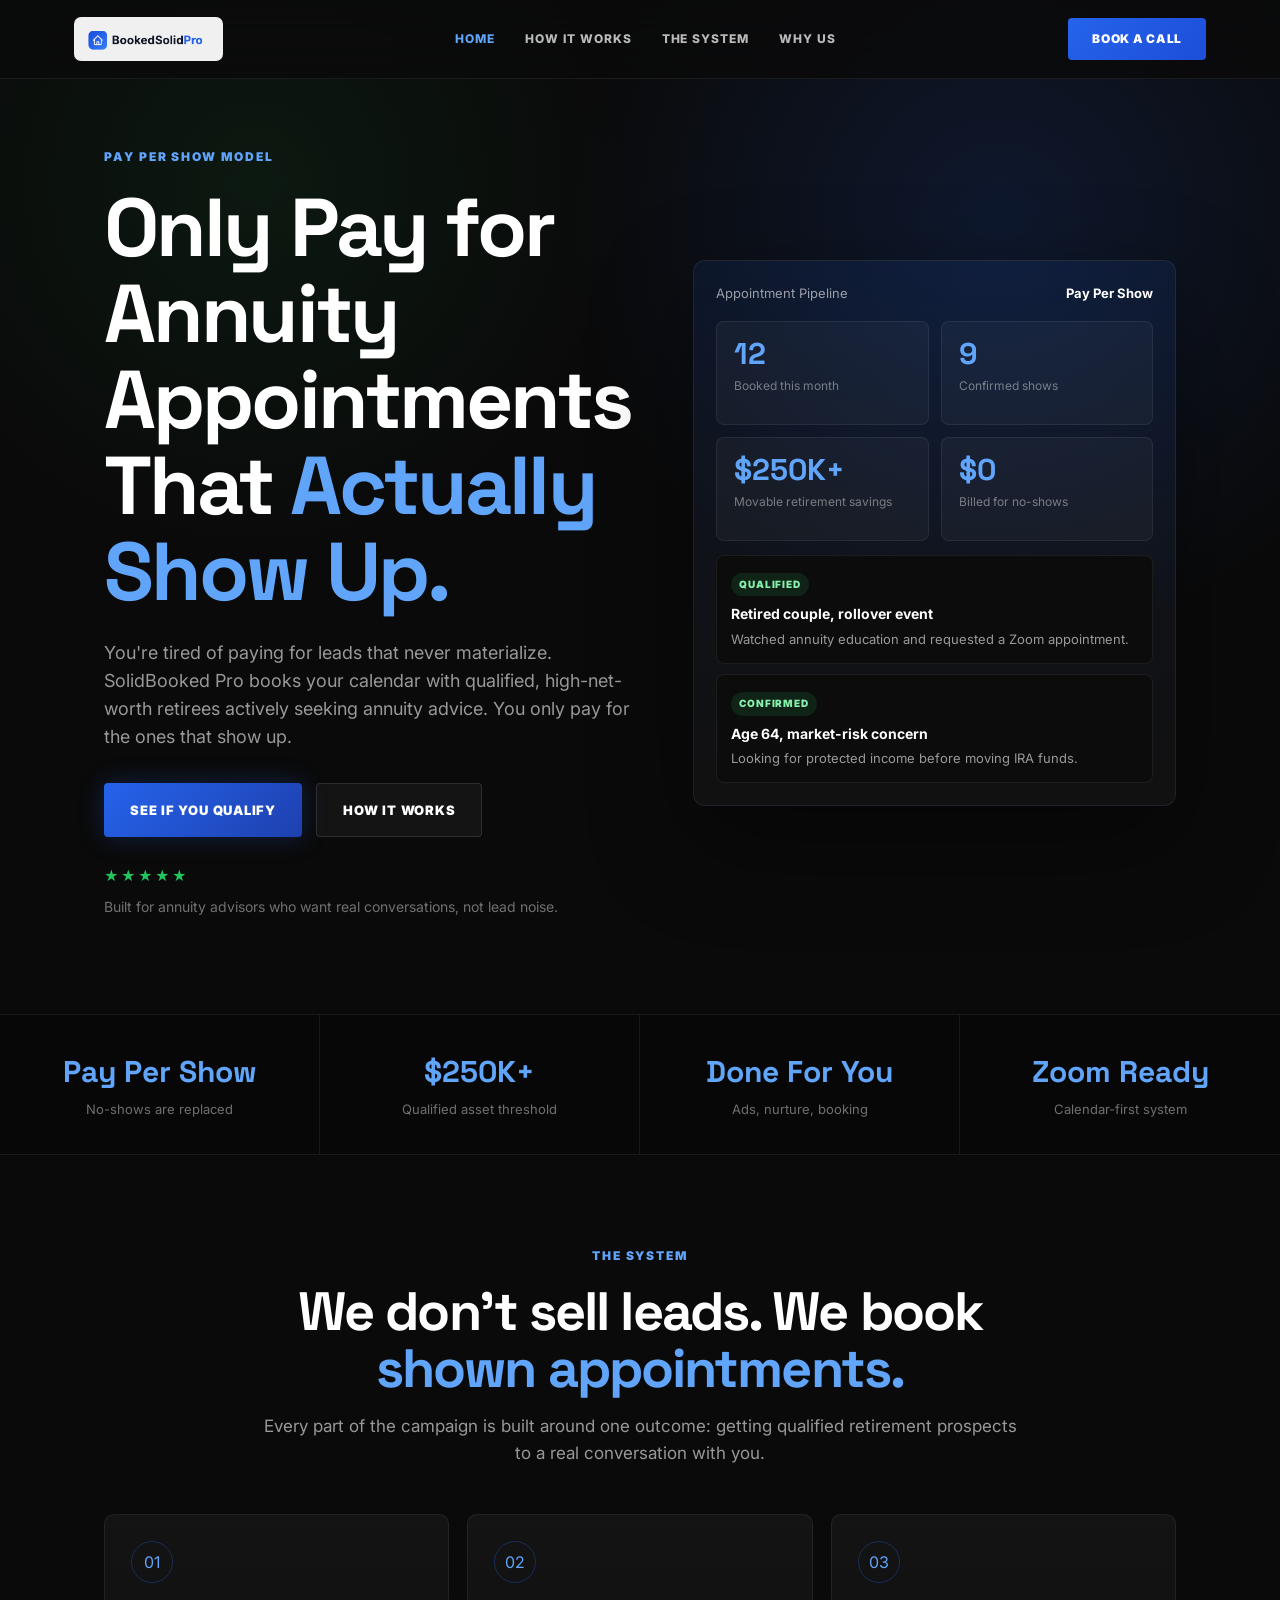
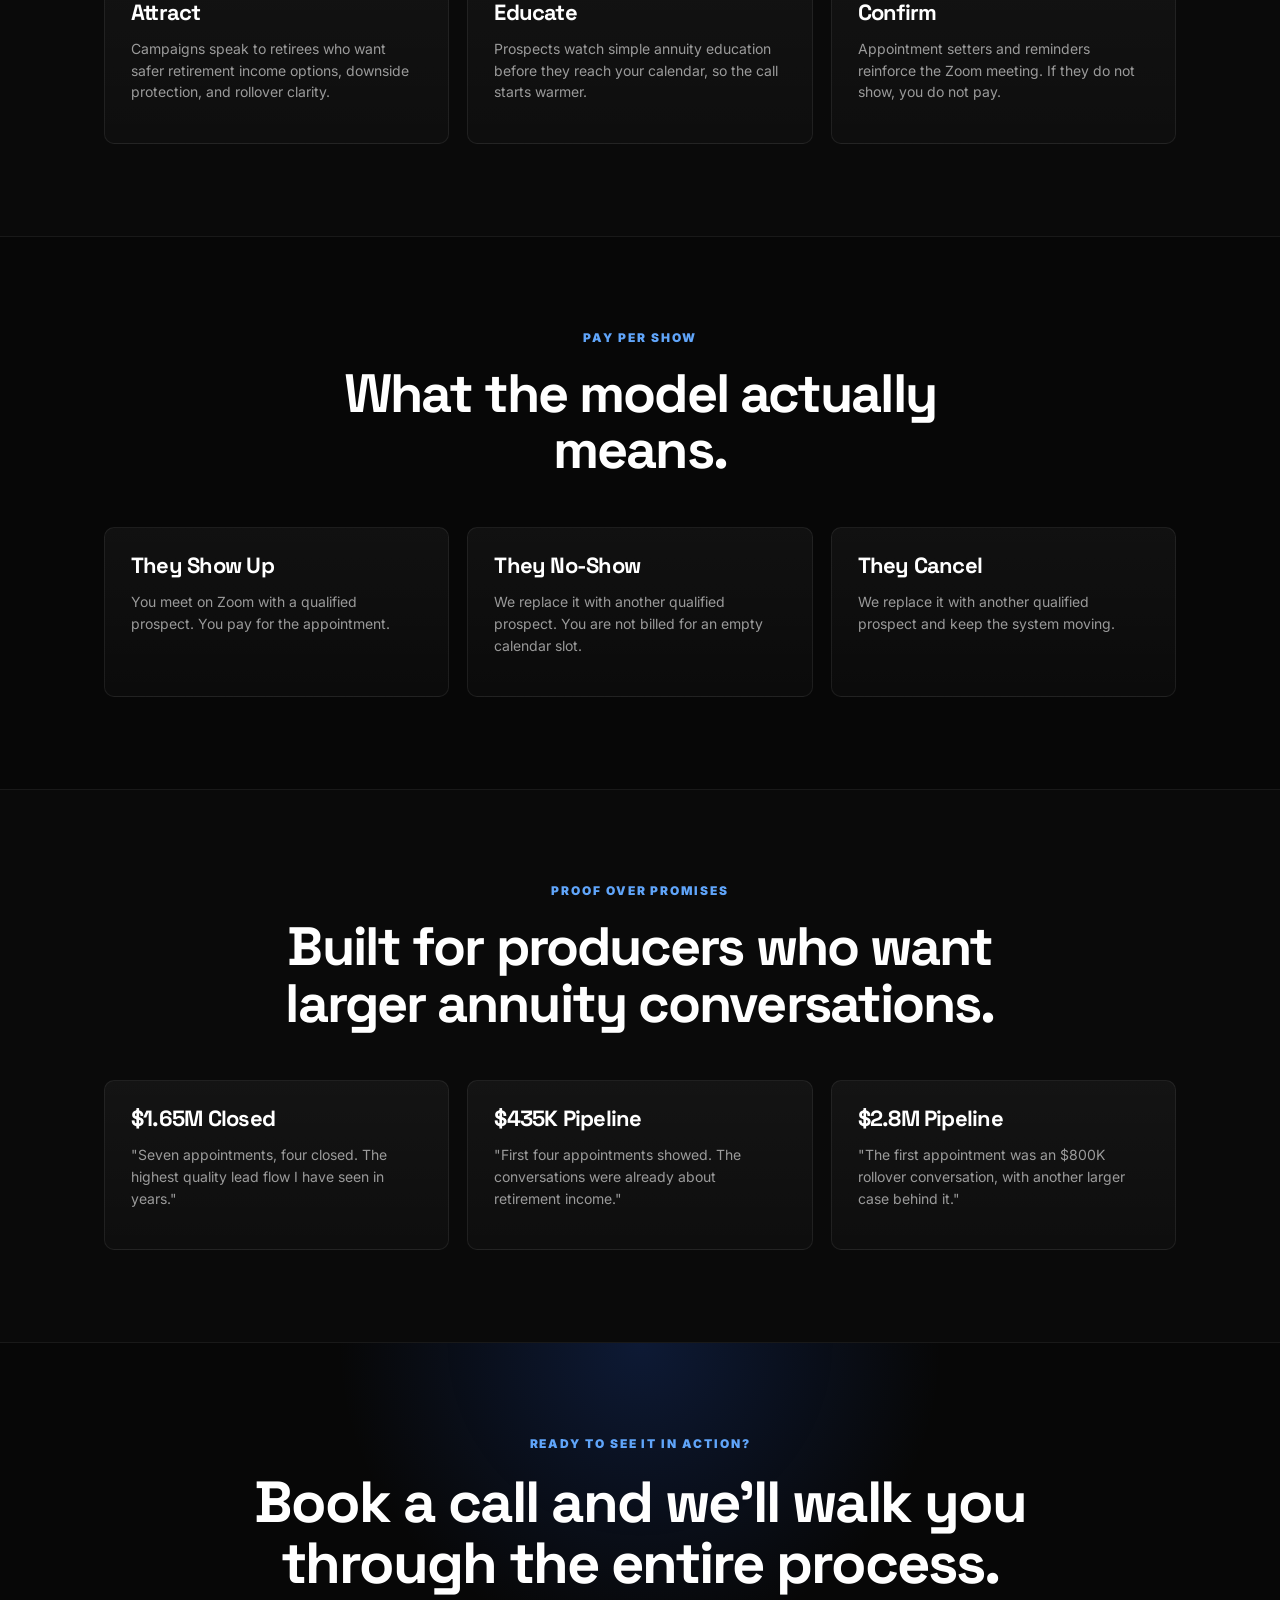
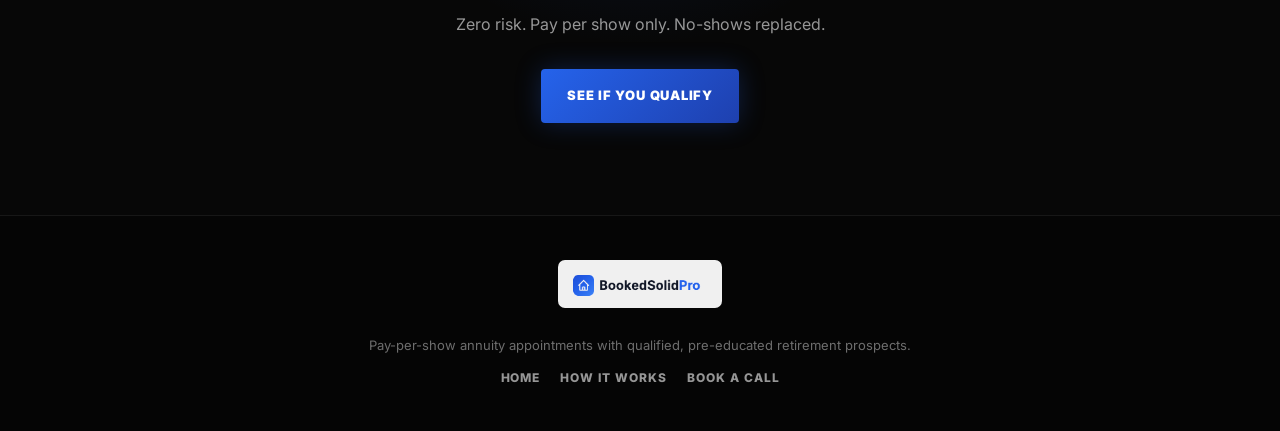
<file: index.html>
<!doctype html>
<html lang="en">
<head>
  <meta charset="utf-8">
  <meta name="viewport" content="width=device-width, initial-scale=1">
  <title>SolidBooked Pro | Pay Per Show Annuity Appointments</title>
  <meta name="description" content="Only pay for qualified annuity appointments that actually show up. SolidBooked Pro books pre-educated retirement prospects onto your calendar.">
  <link rel="icon" type="image/png" href="assets/logo.png">
  <link rel="preconnect" href="https://fonts.googleapis.com">
  <link rel="preconnect" href="https://fonts.gstatic.com" crossorigin>
  <link href="https://fonts.googleapis.com/css2?family=Inter:wght@400;500;600;700;800;900&family=Space+Grotesk:wght@600;700;800&display=swap" rel="stylesheet">
  <link rel="stylesheet" href="assets/styles.css">
</head>
<body>
  <header class="site-nav">
    <div class="nav-inner">
      <a class="brand" href="./" aria-label="SolidBooked Pro home"><img src="assets/logo.png" alt="SolidBooked Pro"></a>
      <nav class="nav-links" aria-label="Primary navigation">
        <a class="active" href="./">Home</a>
        <a href="how-it-works/">How It Works</a>
        <a href="#about">The System</a>
        <a href="#wins">Why Us</a>
      </nav>
      <a class="nav-btn" href="lp/promo-offer-vll/">Book a Call</a>
    </div>
  </header>

  <main>
    <section class="hero">
      <div class="container hero-grid">
        <div>
          <p class="eyebrow">Pay Per Show Model</p>
          <h1>Only Pay for Annuity Appointments That <span class="accent">Actually Show Up.</span></h1>
          <p class="hero-lead">You're tired of paying for leads that never materialize. SolidBooked Pro books your calendar with qualified, high-net-worth retirees actively seeking annuity advice. You only pay for the ones that show up.</p>
          <div class="cta-row">
            <a class="btn primary" href="lp/promo-offer-vll/">See If You Qualify</a>
            <a class="btn secondary" href="how-it-works/">How It Works</a>
          </div>
          <div class="rating"><span class="stars">★★★★★</span><span>Built for annuity advisors who want real conversations, not lead noise.</span></div>
        </div>
        <aside class="hero-board" aria-label="SolidBooked Pro appointment preview">
          <div class="board-top"><span>Appointment Pipeline</span><b>Pay Per Show</b></div>
          <div class="metric-grid">
            <div class="metric"><b>12</b><span>Booked this month</span></div>
            <div class="metric"><b>9</b><span>Confirmed shows</span></div>
            <div class="metric"><b>$250K+</b><span>Movable retirement savings</span></div>
            <div class="metric"><b>$0</b><span>Billed for no-shows</span></div>
          </div>
          <div class="lead-feed">
            <article><span class="tag">Qualified</span><strong>Retired couple, rollover event</strong><p>Watched annuity education and requested a Zoom appointment.</p></article>
            <article><span class="tag">Confirmed</span><strong>Age 64, market-risk concern</strong><p>Looking for protected income before moving IRA funds.</p></article>
          </div>
        </aside>
      </div>
    </section>

    <section class="stats">
      <div><b>Pay Per Show</b><span>No-shows are replaced</span></div>
      <div><b>$250K+</b><span>Qualified asset threshold</span></div>
      <div><b>Done For You</b><span>Ads, nurture, booking</span></div>
      <div><b>Zoom Ready</b><span>Calendar-first system</span></div>
    </section>

    <section id="about" class="section">
      <div class="container">
        <div class="section-head">
          <p class="eyebrow">The System</p>
          <h2>We don't sell leads. We book <span class="accent">shown appointments.</span></h2>
          <p>Every part of the campaign is built around one outcome: getting qualified retirement prospects to a real conversation with you.</p>
        </div>
        <div class="cards-3">
          <article class="dark-card"><div class="icon">01</div><h3>Attract</h3><p>Campaigns speak to retirees who want safer retirement income options, downside protection, and rollover clarity.</p></article>
          <article class="dark-card"><div class="icon">02</div><h3>Educate</h3><p>Prospects watch simple annuity education before they reach your calendar, so the call starts warmer.</p></article>
          <article class="dark-card"><div class="icon">03</div><h3>Confirm</h3><p>Appointment setters and reminders reinforce the Zoom meeting. If they do not show, you do not pay.</p></article>
        </div>
      </div>
    </section>

    <section class="section alt">
      <div class="container">
        <div class="section-head">
          <p class="eyebrow">Pay Per Show</p>
          <h2>What the model actually means.</h2>
        </div>
        <div class="cards-3">
          <article class="dark-card"><h3>They Show Up</h3><p>You meet on Zoom with a qualified prospect. You pay for the appointment.</p></article>
          <article class="dark-card"><h3>They No-Show</h3><p>We replace it with another qualified prospect. You are not billed for an empty calendar slot.</p></article>
          <article class="dark-card"><h3>They Cancel</h3><p>We replace it with another qualified prospect and keep the system moving.</p></article>
        </div>
      </div>
    </section>

    <section id="wins" class="section">
      <div class="container">
        <div class="section-head">
          <p class="eyebrow">Proof Over Promises</p>
          <h2>Built for producers who want larger annuity conversations.</h2>
        </div>
        <div class="proof-grid">
          <article class="dark-card"><h3>$1.65M Closed</h3><p>"Seven appointments, four closed. The highest quality lead flow I have seen in years."</p></article>
          <article class="dark-card"><h3>$435K Pipeline</h3><p>"First four appointments showed. The conversations were already about retirement income."</p></article>
          <article class="dark-card"><h3>$2.8M Pipeline</h3><p>"The first appointment was an $800K rollover conversation, with another larger case behind it."</p></article>
        </div>
      </div>
    </section>

    <section id="careers" class="final-cta">
      <p class="eyebrow">Ready to See It in Action?</p>
      <h2>Book a call and we'll walk you through the entire process.</h2>
      <p>Zero risk. Pay per show only. No-shows replaced.</p>
      <div class="cta-row center"><a class="btn primary" href="lp/promo-offer-vll/">See If You Qualify</a></div>
    </section>
  </main>

  <footer class="footer">
    <a class="footer-logo" href="./"><img src="assets/logo.png" alt="SolidBooked Pro"></a>
    <p>Pay-per-show annuity appointments with qualified, pre-educated retirement prospects.</p>
    <div><a href="./">Home</a><a href="how-it-works/">How It Works</a><a href="lp/promo-offer-vll/">Book a Call</a></div>
  </footer>
</body>
</html>
</file>
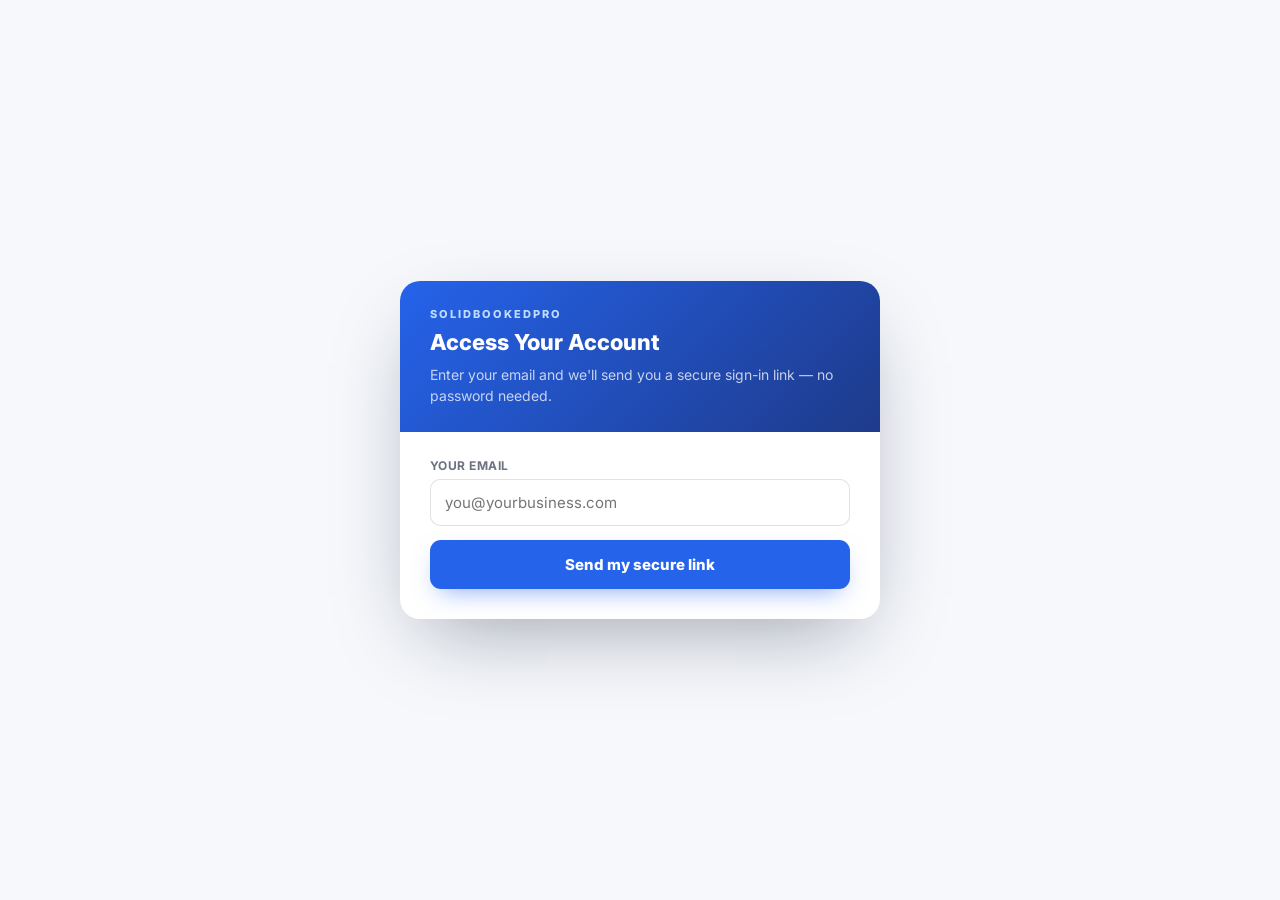
<file: account/index.html>
<!DOCTYPE html>
<html lang="en">
<head>
<meta charset="utf-8"/>
<meta name="viewport" content="width=device-width, initial-scale=1, viewport-fit=cover"/>
<title>Your Account — SolidBookedPro</title>
<meta name="robots" content="noindex"/>
<link rel="preconnect" href="https://fonts.googleapis.com"/>
<link href="https://fonts.googleapis.com/css2?family=Inter:wght@400;500;600;700;800;900&display=swap" rel="stylesheet"/>
<style>
*,*::before,*::after{box-sizing:border-box;margin:0;padding:0}
:root{--slate:#0f172a;--blue:#2563eb;--blue-deep:#1e3a8a;--blue-hover:#1d4ed8;--bg:#f6f8fc;--tint:#eef4ff;--gray:#6b7280;--line:rgba(15,23,42,.12);}
body{font-family:'Inter',system-ui,sans-serif;background:var(--bg);color:var(--slate);min-height:100vh;display:flex;flex-direction:column;-webkit-font-smoothing:antialiased;}
/* ---------- LOGIN ---------- */
.loginwrap{flex:1;display:flex;align-items:center;justify-content:center;padding:28px 18px;}
.card{background:#fff;border-radius:20px;max-width:480px;width:100%;box-shadow:0 30px 80px -25px rgba(15,23,42,.4);overflow:hidden;}
.lhead{background:linear-gradient(135deg,#2563eb,#1e3a8a);padding:26px 30px;}
.brand{font-size:11px;font-weight:800;letter-spacing:.18em;text-transform:uppercase;color:#bfdbfe;margin-bottom:8px;}
.lhead h1{font-size:22px;font-weight:800;color:#fff;line-height:1.25;}
.lhead p{font-size:14px;color:rgba(255,255,255,.75);margin-top:8px;line-height:1.5;}
.lbody{padding:26px 30px 30px;}
label{display:block;font-size:12px;font-weight:700;color:var(--gray);text-transform:uppercase;letter-spacing:.04em;margin:0 0 6px;}
input,textarea,select{width:100%;padding:13px 14px;border:1.5px solid var(--line);border-radius:10px;font-size:15px;font-family:inherit;color:var(--slate);outline:none;transition:.15s;background:#fff;}
input:focus,textarea:focus,select:focus{border-color:var(--blue);box-shadow:0 0 0 3px rgba(37,99,235,.12);}
textarea{resize:vertical;line-height:1.5;}
.btn{display:flex;align-items:center;justify-content:center;gap:9px;width:100%;padding:15px;background:var(--blue);color:#fff;font-size:15px;font-weight:800;border:none;border-radius:11px;cursor:pointer;font-family:inherit;box-shadow:0 10px 26px -10px rgba(37,99,235,.6);transition:.14s;}
.btn:hover{background:var(--blue-hover);transform:translateY(-1px);}
.btn:disabled{opacity:.6;cursor:not-allowed;transform:none;}
.btn.green{background:linear-gradient(to bottom,#22c55e,#15803d);box-shadow:0 10px 26px -10px rgba(21,128,61,.5);}
.btn.ghost{background:#fff;color:var(--slate);border:1.5px solid var(--line);box-shadow:none;}
.btn.sm{width:auto;padding:10px 16px;font-size:13px;}
.msg{font-size:14px;padding:12px 14px;border-radius:10px;margin-bottom:14px;display:none;line-height:1.5;}
.msg.ok{background:#f0fdf4;color:#15803d;border:1px solid #bbf7d0;display:block;}
.msg.err{background:#fef2f2;color:#b91c1c;border:1px solid #fecaca;display:block;}
.hidden{display:none!important;}
/* ---------- APP ---------- */
.topbar{background:#fff;border-bottom:1px solid var(--line);padding:14px 22px;display:flex;align-items:center;gap:14px;}
.topbar .logo{font-weight:900;font-size:18px;letter-spacing:-.02em;color:var(--slate);}
.topbar .logo b{color:var(--blue);}
.topbar .who{margin-left:auto;font-size:13px;color:var(--gray);}
.topbar .who b{color:var(--slate);}
.topbar .out{background:none;border:none;color:var(--blue);font-weight:700;font-size:13px;cursor:pointer;font-family:inherit;}
.tabs{background:#fff;border-bottom:1px solid var(--line);padding:0 22px;display:flex;gap:4px;overflow-x:auto;}
.tab{background:none;border:none;padding:15px 16px;font-size:14.5px;font-weight:700;color:var(--gray);cursor:pointer;font-family:inherit;border-bottom:3px solid transparent;white-space:nowrap;}
.tab.active{color:var(--blue);border-bottom-color:var(--blue);}
.app{flex:1;max-width:1040px;width:100%;margin:0 auto;padding:24px 22px 60px;}
.panel{display:none;}
.panel.active{display:block;}
.h2{font-size:20px;font-weight:800;letter-spacing:-.01em;margin-bottom:4px;}
.sub{font-size:14px;color:var(--gray);margin-bottom:20px;}
.tile{display:flex;align-items:center;gap:14px;padding:16px;border:1px solid var(--line);border-radius:12px;text-decoration:none;color:var(--slate);transition:.14s;cursor:pointer;background:#fff;margin-bottom:12px;}
.tile:hover{border-color:var(--blue);background:var(--tint);}
.tile .ic{width:42px;height:42px;border-radius:10px;background:var(--tint);display:flex;align-items:center;justify-content:center;flex-shrink:0;}
.tile h3{font-size:15px;font-weight:700;}
.tile p{font-size:13px;color:var(--gray);margin-top:2px;}
.tile .arw{margin-left:auto;color:var(--gray);}
/* sub-tabs */
.subtabs{display:flex;gap:6px;margin-bottom:20px;background:var(--tint);padding:4px;border-radius:11px;width:fit-content;}
.subtab{background:none;border:none;padding:9px 18px;font-size:13.5px;font-weight:700;color:var(--gray);cursor:pointer;font-family:inherit;border-radius:8px;}
.subtab.active{background:#fff;color:var(--blue);box-shadow:0 1px 4px rgba(15,23,42,.08);}
.subpanel{display:none;} .subpanel.active{display:block;}
/* reviews layout */
.rev-grid{display:grid;grid-template-columns:300px 1fr;gap:26px;align-items:start;}
@media(max-width:760px){.rev-grid{grid-template-columns:1fr;}}
.box{background:#fff;border:1px solid var(--line);border-radius:14px;padding:20px;margin-bottom:18px;}
.box h3{font-size:15px;font-weight:800;margin-bottom:3px;}
.box .bsub{font-size:12.5px;color:var(--gray);margin-bottom:14px;}
.fieldlabel{display:flex;align-items:center;justify-content:space-between;margin-bottom:6px;}
.chips{display:flex;gap:6px;flex-wrap:wrap;margin:8px 0 0;}
.chip{font-size:11px;font-weight:700;background:var(--tint);color:var(--blue);border:none;border-radius:20px;padding:4px 10px;cursor:pointer;font-family:inherit;}
.row{display:flex;gap:10px;align-items:center;margin-top:12px;}
.row input{flex:1;}
.uploadrow{display:flex;align-items:center;gap:12px;margin-top:6px;}
.thumb{width:54px;height:54px;border-radius:9px;object-fit:cover;background:var(--tint);border:1px solid var(--line);display:none;}
.pills{display:flex;gap:8px;flex-wrap:wrap;margin-top:4px;}
.pill{font-size:13px;font-weight:700;border:1.5px solid var(--line);background:#fff;color:var(--slate);border-radius:9px;padding:9px 13px;cursor:pointer;font-family:inherit;}
.pill.active{border-color:var(--blue);background:var(--tint);color:var(--blue);}
/* toggle */
.toggle{position:relative;width:46px;height:26px;border-radius:20px;background:#cbd5e1;cursor:pointer;transition:.18s;flex-shrink:0;}
.toggle.on{background:#22c55e;}
.toggle::after{content:"";position:absolute;top:3px;left:3px;width:20px;height:20px;border-radius:50%;background:#fff;transition:.18s;box-shadow:0 1px 3px rgba(0,0,0,.3);}
.toggle.on::after{left:23px;}
.togglerow{display:flex;align-items:center;justify-content:space-between;gap:14px;border-top:1px solid var(--line);margin-top:16px;padding-top:16px;}
.togglerow h4{font-size:14px;font-weight:700;} .togglerow p{font-size:12.5px;color:var(--gray);}
/* benefits */
.benefit{display:flex;gap:11px;margin-bottom:13px;}
.benefit svg{flex-shrink:0;width:20px;height:20px;color:var(--blue);margin-top:1px;}
.benefit b{font-size:13.5px;font-weight:700;display:block;} .benefit span{font-size:12.5px;color:var(--gray);line-height:1.4;}
/* phone preview */
.phone{position:sticky;top:18px;width:270px;margin:0 auto;border-radius:34px;background:#0f172a;padding:11px;box-shadow:0 26px 56px -18px rgba(15,23,42,.5);}
.phone-notch{height:22px;display:flex;justify-content:center;}.phone-notch span{width:90px;height:22px;background:#0f172a;border-radius:0 0 14px 14px;}
.screen{background:#fff;border-radius:26px;overflow:hidden;padding:14px 12px 20px;min-height:340px;display:flex;flex-direction:column;justify-content:flex-end;gap:8px;}
.p-img{align-self:center;width:78%;border-radius:11px;margin-bottom:4px;display:none;}
.p-bub{background:#2563eb;color:#fff;font-size:12.5px;line-height:1.45;text-align:left;padding:9px 12px;border-radius:16px 16px 16px 4px;max-width:92%;align-self:flex-start;white-space:pre-wrap;word-break:break-word;}
.p-reply{background:#22c55e;color:#fff;font-size:12.5px;padding:9px 12px;border-radius:16px 16px 4px 16px;max-width:80%;align-self:flex-end;}
.p-cap{text-align:center;font-size:11px;font-weight:700;color:var(--gray);text-transform:uppercase;letter-spacing:.08em;margin-bottom:10px;}
/* customers */
.guide{background:var(--tint);border:1px solid rgba(37,99,235,.2);border-radius:10px;padding:14px 16px;font-size:13px;color:var(--slate);line-height:1.6;margin-bottom:16px;}
.guide code{background:#fff;border:1px solid var(--line);border-radius:5px;padding:1px 6px;font-size:12px;}
.drop{border:2px dashed var(--blue);border-radius:12px;padding:26px;text-align:center;color:var(--blue);font-weight:700;cursor:pointer;background:var(--tint);font-size:14px;}
table{width:100%;border-collapse:collapse;margin-top:16px;font-size:13.5px;}
th,td{text-align:left;padding:10px 12px;border-bottom:1px solid var(--line);}
th{font-size:11px;text-transform:uppercase;letter-spacing:.05em;color:var(--gray);}
.badge{font-size:11px;font-weight:700;padding:3px 9px;border-radius:20px;background:var(--tint);color:var(--blue);}
.saved{font-size:13px;color:#15803d;font-weight:700;opacity:0;transition:.2s;}.saved.show{opacity:1;}
footer{padding:18px;text-align:center;font-size:12px;color:rgba(15,23,42,.3);}
</style>
</head>
<body>

<!-- ============ LOGIN ============ -->
<div class="loginwrap" id="loginView">
  <div class="card">
    <div class="lhead">
      <div class="brand">SolidBookedPro</div>
      <h1 id="title">Access Your Account</h1>
      <p id="subtitle">Enter your email and we'll send you a secure sign-in link — no password needed.</p>
    </div>
    <div class="lbody">
      <div class="msg" id="msg"></div>
      <div id="requestView">
        <label>Your email</label>
        <input type="email" id="email" placeholder="you@yourbusiness.com" style="margin-bottom:14px"/>
        <button class="btn" id="reqBtn" onclick="requestLink()">Send my secure link</button>
      </div>
    </div>
  </div>
</div>

<!-- ============ APP ============ -->
<div id="appView" class="hidden" style="flex:1;display:flex;flex-direction:column;">
  <div class="topbar">
    <div class="logo">Solid<b>Booked</b>Pro</div>
    <div class="who">Signed in as <b id="whoEmail"></b></div>
    <button class="out" onclick="signOut()">Sign out</button>
  </div>
  <div class="tabs" id="tabbar">
    <button class="tab active" data-tab="website" onclick="setTab('website')">Website</button>
    <button class="tab hidden" id="tabReviews" data-tab="reviews" onclick="setTab('reviews')">Reviews</button>
    <button class="tab hidden" id="tabRecep" data-tab="receptionist" onclick="setTab('receptionist')">Receptionist</button>
  </div>

  <div class="app">
    <!-- WEBSITE -->
    <section class="panel active" id="p-website">
      <div class="h2">Your Website</div>
      <div class="sub">Make changes anytime — swap photos, edit text, update your details.</div>
      <a class="tile" id="editSite">
        <div class="ic"><svg width="20" height="20" viewBox="0 0 24 24" fill="none" stroke="#2563eb" stroke-width="2"><path d="M12 20h9"/><path d="M16.5 3.5a2.1 2.1 0 0 1 3 3L7 19l-4 1 1-4z"/></svg></div>
        <div><h3>Edit my website</h3><p>Swap photos, request changes, update details</p></div>
        <span class="arw">→</span>
      </a>
    </section>

    <!-- REVIEWS -->
    <section class="panel" id="p-reviews">
      <div class="h2">Reviews Request</div>
      <div class="sub">Turn happy customers into 5-star reviews — automatically.</div>
      <div class="subtabs">
        <button class="subtab active" data-s="settings" onclick="setSub('settings')">Settings</button>
        <button class="subtab" data-s="customers" onclick="setSub('customers')">Customers</button>
      </div>

      <!-- SETTINGS -->
      <div class="subpanel active" id="s-settings">
        <div class="rev-grid">
          <!-- phone preview -->
          <div>
            <div class="p-cap">Live preview</div>
            <div class="phone"><div class="phone-notch"><span></span></div>
              <div class="screen">
                <img class="p-img" id="pvImg"/>
                <div class="p-bub" id="pvMsg"></div>
                <div class="p-reply">Just left a review — thanks!</div>
              </div>
            </div>
          </div>
          <!-- editors -->
          <div>
            <div class="box">
              <h3>Your Google review link</h3>
              <div class="bsub">Where customers land to leave a review. Inserted wherever you use <b>{review_link}</b>.</div>
              <input type="url" id="reviewUrl" placeholder="https://g.page/your-business/review" oninput="renderPreview();markDirty()"/>
            </div>

            <div class="box">
              <h3>Initial review request</h3>
              <div class="bsub">The first text every customer gets after their job.</div>
              <div class="fieldlabel"><label style="margin:0">Image (optional)</label></div>
              <div class="uploadrow">
                <input type="file" id="imgFile" accept="image/*" style="font-size:13px" onchange="uploadImage(this)"/>
                <img class="thumb" id="imgThumb"/>
              </div>
              <div class="fieldlabel" style="margin-top:16px"><label style="margin:0">Message</label></div>
              <textarea id="msg1" rows="4" oninput="renderPreview();markDirty()"></textarea>
              <div class="chips">
                <button class="chip" onclick="insertToken('msg1','{first_name}')">+ First name</button>
                <button class="chip" onclick="insertToken('msg1','{business}')">+ Business</button>
                <button class="chip" onclick="insertToken('msg1','{review_link}')">+ Review link</button>
              </div>
              <div class="row">
                <input type="tel" id="testPhone" placeholder="Send a test to (your #)" inputmode="tel"/>
                <button class="btn green sm" id="testBtn" onclick="sendTest()">Send Test</button>
              </div>
            </div>

            <div class="box">
              <h3>When to send</h3>
              <div class="bsub">How long after a job is marked complete.</div>
              <div class="pills" id="timingPills">
                <button class="pill" data-t="immediate" onclick="setTiming('immediate')">As soon as complete</button>
                <button class="pill" data-t="30m" onclick="setTiming('30m')">30 minutes after</button>
                <button class="pill" data-t="24h" onclick="setTiming('24h')">24 hours after</button>
              </div>
            </div>

            <div class="box">
              <h3>Follow-up review request</h3>
              <div class="bsub">A gentle nudge for customers who don't respond the first time.</div>
              <textarea id="msgFollow" rows="3" oninput="renderPreview();markDirty()"></textarea>
              <div class="chips">
                <button class="chip" onclick="insertToken('msgFollow','{first_name}')">+ First name</button>
                <button class="chip" onclick="insertToken('msgFollow','{review_link}')">+ Review link</button>
              </div>
              <div style="margin-top:16px">
                <div class="benefit"><svg fill="none" stroke="currentColor" stroke-width="2.5" viewBox="0 0 24 24"><path stroke-linecap="round" stroke-linejoin="round" d="M5 13l4 4L19 7"/></svg><div><b>Results without spam</b><span>Strict limits on follow-up frequency.</span></div></div>
                <div class="benefit"><svg fill="none" stroke="currentColor" stroke-width="2" viewBox="0 0 24 24"><circle cx="12" cy="12" r="9"/><path stroke-linecap="round" d="M12 7v5l3 2"/></svg><div><b>Perfect timing</b><span>We find the optimal time to follow up.</span></div></div>
                <div class="benefit"><svg fill="none" stroke="currentColor" stroke-width="2" viewBox="0 0 24 24"><path stroke-linecap="round" stroke-linejoin="round" d="M4 19V10M10 19V5M16 19v-7M22 19H2"/></svg><div><b>Proven results</b><span>42% of reviews come from a follow-up.</span></div></div>
              </div>
              <div class="row" style="margin-top:14px">
                <label style="margin:0;flex:1">Send follow-up after</label>
                <select id="followDelay" style="width:130px" onchange="markDirty()">
                  <option value="1">1 day</option><option value="2">2 days</option><option value="3" selected>3 days</option><option value="5">5 days</option><option value="7">7 days</option>
                </select>
              </div>
              <div class="togglerow">
                <div><h4>Enable follow-ups</h4><p>Let the system handle follow-up timing and messaging.</p></div>
                <div class="toggle on" id="followToggle" onclick="toggleFollow()"></div>
              </div>
            </div>

            <div style="display:flex;align-items:center;gap:16px">
              <button class="btn" style="width:auto" id="saveRevBtn" onclick="saveReviews()">Save changes</button>
              <span class="saved" id="savedMsg">Saved ✓</span>
            </div>
          </div>
        </div>
      </div>

      <!-- CUSTOMERS -->
      <div class="subpanel" id="s-customers">
        <div class="box">
          <h3>Import past customers</h3>
          <div class="bsub">Upload a CSV to send review requests to customers you've already served.</div>
          <div class="guide">
            Your CSV needs a header row with these columns:<br>
            <code>first_name</code>, <code>phone</code> &nbsp;(optional: <code>email</code>, <code>last_name</code>)<br>
            Example: &nbsp;<code>first_name,phone</code> → <code>Jessica,4045551212</code>
            &nbsp;·&nbsp; <a href="#" onclick="downloadTemplate();return false">Download template</a>
          </div>
          <input type="file" id="csvFile" accept=".csv,text/csv" class="hidden" onchange="parseCsv(this)"/>
          <div class="drop" onclick="document.getElementById('csvFile').click()">Click to upload your CSV file</div>
          <div id="csvResult" style="margin-top:16px"></div>
        </div>
        <div class="box" id="custListBox">
          <h3>Your customers (<span id="custCount">0</span>)</h3>
          <div class="bsub">Everyone here gets your review request on the schedule you set.</div>
          <div id="custTableWrap"><p style="font-size:13px;color:var(--gray)">No customers imported yet.</p></div>
        </div>
      </div>
    </section>

    <!-- RECEPTIONIST -->
    <section class="panel" id="p-receptionist">
      <div class="h2">24/7 Receptionist</div>
      <div class="sub">Greeting, services, and transfer rules for your AI receptionist.</div>
      <a class="tile" id="editRecep">
        <div class="ic"><svg width="20" height="20" viewBox="0 0 24 24" fill="none" stroke="#2563eb" stroke-width="2"><path d="M3 5h18M3 12h18M3 19h12"/></svg></div>
        <div><h3>Receptionist settings</h3><p>Greeting, services, transfer rules</p></div>
        <span class="arw">→</span>
      </a>
    </section>
  </div>
  <footer>&copy; 2026 SolidBookedPro</footer>
</div>

<script>
window.SBP = { N8N:'https://n8n.americanlifeteam.com/webhook' };
(function(){
  var N8N=window.SBP.N8N, qs=new URLSearchParams(location.search);
  var token=qs.get('token')||'', presetEmail=qs.get('email')||'';
  var msg=document.getElementById('msg');
  var EMAIL='', BIZ='', REV={settings:{},customers:[]}, dirty=false;
  function show(t,cls){ msg.textContent=t; msg.className='msg '+cls; }

  // ---------- LOGIN ----------
  window.requestLink=function(){
    var email=(document.getElementById('email').value||'').trim();
    if(!email||email.indexOf('@')<0){ show('Please enter a valid email.','err'); return; }
    var btn=document.getElementById('reqBtn'); btn.disabled=true; btn.textContent='Sending…';
    fetch(N8N+'/sbp-funnel-magic-request',{method:'POST',headers:{'Content-Type':'application/json'},body:JSON.stringify({email:email})})
      .then(function(r){return r.json()}).then(function(){ show('Check your inbox — we sent a secure sign-in link to '+email+'. Good for 30 minutes.','ok'); btn.textContent='Link sent'; })
      .catch(function(){ show('Could not send the link right now. Please try again.','err'); btn.disabled=false; btn.textContent='Send my secure link'; });
  };
  if(token){
    show('Verifying your link…','ok');
    fetch(N8N+'/sbp-funnel-magic-verify',{method:'POST',headers:{'Content-Type':'application/json'},body:JSON.stringify({token:token})})
      .then(function(r){return r.json()}).then(function(d){
        if(d&&d.ok){ enterApp(d); } else { show('That link expired or was already used. Enter your email below for a fresh one.','err'); }
      }).catch(function(){ show('Could not verify right now. Enter your email below for a new link.','err'); });
  } else if(presetEmail){ document.getElementById('email').value=presetEmail; }

  // ---------- ENTER APP ----------
  function enterApp(d){
    EMAIL=d.email||''; try{localStorage.setItem('ssos_email',EMAIL);}catch(e){}
    var intake=d.intake||{}; BIZ=intake.business_name||'';
    document.getElementById('loginView').classList.add('hidden');
    document.getElementById('appView').classList.remove('hidden');
    document.getElementById('whoEmail').textContent=EMAIL;
    var e=encodeURIComponent(EMAIL);
    document.getElementById('editSite').setAttribute('href','/setup/?email='+e);
    document.getElementById('editRecep').setAttribute('href','/setup/?email='+e+'&recep=1');
    if(d.bought_reviews){ document.getElementById('tabReviews').classList.remove('hidden'); loadReviews(); }
    if(d.bought_receptionist){ document.getElementById('tabRecep').classList.remove('hidden'); }
  }
  window.signOut=function(){ try{localStorage.removeItem('ssos_email');}catch(e){} location.href='/account/'; };
  window.setTab=function(t){
    document.querySelectorAll('.tab').forEach(function(b){b.classList.toggle('active',b.dataset.tab===t);});
    document.querySelectorAll('.panel').forEach(function(p){p.classList.toggle('active',p.id==='p-'+t);});
  };
  window.setSub=function(s){
    document.querySelectorAll('.subtab').forEach(function(b){b.classList.toggle('active',b.dataset.s===s);});
    document.querySelectorAll('.subpanel').forEach(function(p){p.classList.toggle('active',p.id==='s-'+s);});
  };

  // ---------- REVIEWS ----------
  function loadReviews(){
    fetch(N8N+'/sbp-reviews-load?email='+encodeURIComponent(EMAIL)).then(function(r){return r.json()}).then(function(d){
      if(d&&d.reviews){ REV=d.reviews; var s=REV.settings||{};
        document.getElementById('reviewUrl').value=s.review_url||'';
        document.getElementById('msg1').value=s.msg1||'';
        document.getElementById('msgFollow').value=s.followup||'';
        document.getElementById('followDelay').value=String(s.followup_delay_days||3);
        setTiming(s.send_timing||'24h',true);
        document.getElementById('followToggle').classList.toggle('on', s.followup_enabled!==false);
        if(s.image_url){ var t=document.getElementById('imgThumb'); t.src=s.image_url; t.style.display='block'; }
        renderCustomers(); renderPreview();
      }
    }).catch(function(){});
  }
  window.setTiming=function(t,silent){ REV.settings.send_timing=t; document.querySelectorAll('#timingPills .pill').forEach(function(p){p.classList.toggle('active',p.dataset.t===t);}); if(!silent)markDirty(); };
  window.toggleFollow=function(){ document.getElementById('followToggle').classList.toggle('on'); markDirty(); };
  window.insertToken=function(id,tok){ var el=document.getElementById(id); var s=el.selectionStart||el.value.length; el.value=el.value.slice(0,s)+tok+el.value.slice(s); renderPreview(); markDirty(); el.focus(); };
  window.markDirty=function(){ dirty=true; document.getElementById('savedMsg').classList.remove('show'); };
  function renderPreview(){
    var url=document.getElementById('reviewUrl').value||'<Review Link>';
    var m=document.getElementById('msg1').value||'Hi {first_name}, we hope you enjoyed your experience with {business}! Would you mind taking a moment to leave us a review? {review_link}';
    m=m.replace(/\{first_name\}/g,'Jessica').replace(/\{business\}/g,BIZ||'our team').replace(/\{review_link\}/g,url);
    document.getElementById('pvMsg').textContent=m;
    var img=document.getElementById('imgThumb');
    var pv=document.getElementById('pvImg');
    if(img.src&&img.style.display!=='none'){ pv.src=img.src; pv.style.display='block'; } else { pv.style.display='none'; }
  }
  window.renderPreview=renderPreview;
  window.uploadImage=function(inp){
    var f=inp.files&&inp.files[0]; if(!f) return;
    var rd=new FileReader();
    rd.onload=function(){ var b64=(rd.result+'').split(',')[1];
      fetch(N8N+'/sbp-funnel-upload',{method:'POST',headers:{'Content-Type':'application/json'},body:JSON.stringify({filename:f.name,contentType:f.type,data_base64:b64})})
        .then(function(r){return r.json()}).then(function(d){ if(d&&d.url){ REV.settings.image_url=d.url; var t=document.getElementById('imgThumb'); t.src=d.url; t.style.display='block'; renderPreview(); markDirty(); } });
    }; rd.readAsDataURL(f);
  };
  window.sendTest=function(){
    var to=document.getElementById('testPhone').value||''; var btn=document.getElementById('testBtn');
    if(to.replace(/\D/g,'').length<10){ alert('Enter a 10-digit phone number to send a test.'); return; }
    btn.disabled=true; btn.textContent='Sending…';
    fetch(N8N+'/sbp-reviews-test',{method:'POST',headers:{'Content-Type':'application/json'},body:JSON.stringify({to:to,message:document.getElementById('msg1').value,review_url:document.getElementById('reviewUrl').value,image_url:REV.settings.image_url||'',first_name:'there',business:BIZ})})
      .then(function(r){return r.json()}).then(function(d){ btn.disabled=false; btn.textContent='Send Test'; alert(d&&d.ok?'Test sent — check your phone.':'Could not send: '+((d&&d.error)||'try again')); })
      .catch(function(){ btn.disabled=false; btn.textContent='Send Test'; alert('Network error.'); });
  };
  window.saveReviews=function(){
    var s={review_url:document.getElementById('reviewUrl').value,msg1:document.getElementById('msg1').value,followup:document.getElementById('msgFollow').value,
      send_timing:REV.settings.send_timing||'24h',followup_delay_days:parseInt(document.getElementById('followDelay').value,10),
      followup_enabled:document.getElementById('followToggle').classList.contains('on'),image_url:REV.settings.image_url||''};
    var btn=document.getElementById('saveRevBtn'); btn.disabled=true; btn.textContent='Saving…';
    fetch(N8N+'/sbp-reviews-save',{method:'POST',headers:{'Content-Type':'application/json'},body:JSON.stringify({email:EMAIL,settings:s})})
      .then(function(r){return r.json()}).then(function(d){ btn.disabled=false; btn.textContent='Save changes'; if(d&&d.ok){ REV.settings=d.reviews.settings; dirty=false; document.getElementById('savedMsg').classList.add('show'); } else { alert('Could not save.'); } })
      .catch(function(){ btn.disabled=false; btn.textContent='Save changes'; alert('Network error.'); });
  };

  // ---------- CUSTOMERS ----------
  window.parseCsv=function(inp){
    var f=inp.files&&inp.files[0]; if(!f) return;
    var rd=new FileReader();
    rd.onload=function(){
      var lines=(rd.result+'').split(/\r?\n/).filter(function(l){return l.trim();});
      if(!lines.length){ document.getElementById('csvResult').innerHTML='<p style="color:#b91c1c">Empty file.</p>'; return; }
      var hdr=lines[0].split(',').map(function(h){return h.trim().toLowerCase();});
      var fi=hdr.indexOf('first_name'), pi=hdr.indexOf('phone'), ei=hdr.indexOf('email');
      if(fi<0||pi<0){ document.getElementById('csvResult').innerHTML='<p style="color:#b91c1c">CSV must include <b>first_name</b> and <b>phone</b> columns.</p>'; return; }
      var out=[];
      for(var i=1;i<lines.length;i++){ var c=lines[i].split(','); var ph=(c[pi]||'').replace(/\D/g,''); if(!ph)continue; out.push({first_name:(c[fi]||'').trim(),phone:ph,email:ei>=0?(c[ei]||'').trim():'',status:'pending'}); }
      window._pending=out;
      document.getElementById('csvResult').innerHTML='<p style="font-size:14px;margin-bottom:10px"><b>'+out.length+'</b> customers ready to import.</p><button class="btn sm" onclick="importCustomers()">Import '+out.length+' customers</button>';
    }; rd.readAsText(f);
  };
  window.importCustomers=function(){
    var add=window._pending||[]; if(!add.length) return;
    fetch(N8N+'/sbp-reviews-save',{method:'POST',headers:{'Content-Type':'application/json'},body:JSON.stringify({email:EMAIL,customers:add,append:true})})
      .then(function(r){return r.json()}).then(function(d){ if(d&&d.ok){ REV.customers=d.reviews.customers||add; window._pending=null; document.getElementById('csvResult').innerHTML='<p style="color:#15803d;font-weight:700">Imported ✓</p>'; renderCustomers(); setSub('customers'); } else { alert('Could not import.'); } })
      .catch(function(){ alert('Network error.'); });
  };
  function renderCustomers(){
    var list=REV.customers||[]; document.getElementById('custCount').textContent=list.length;
    var w=document.getElementById('custTableWrap');
    if(!list.length){ w.innerHTML='<p style="font-size:13px;color:var(--gray)">No customers imported yet.</p>'; return; }
    var rows=list.slice(0,200).map(function(c){ return '<tr><td>'+(c.first_name||'')+'</td><td>'+(c.phone||'')+'</td><td><span class="badge">'+(c.status||'pending')+'</span></td></tr>'; }).join('');
    w.innerHTML='<table><thead><tr><th>Name</th><th>Phone</th><th>Status</th></tr></thead><tbody>'+rows+'</tbody></table>';
  }
  window.downloadTemplate=function(){ var csv='first_name,phone,email\nJessica,4045551212,jessica@example.com\nMark,4045553434,'; var a=document.createElement('a'); a.href='data:text/csv;charset=utf-8,'+encodeURIComponent(csv); a.download='solidbookedpro-customers-template.csv'; a.click(); };
})();
</script>
</body>
</html>
</file>
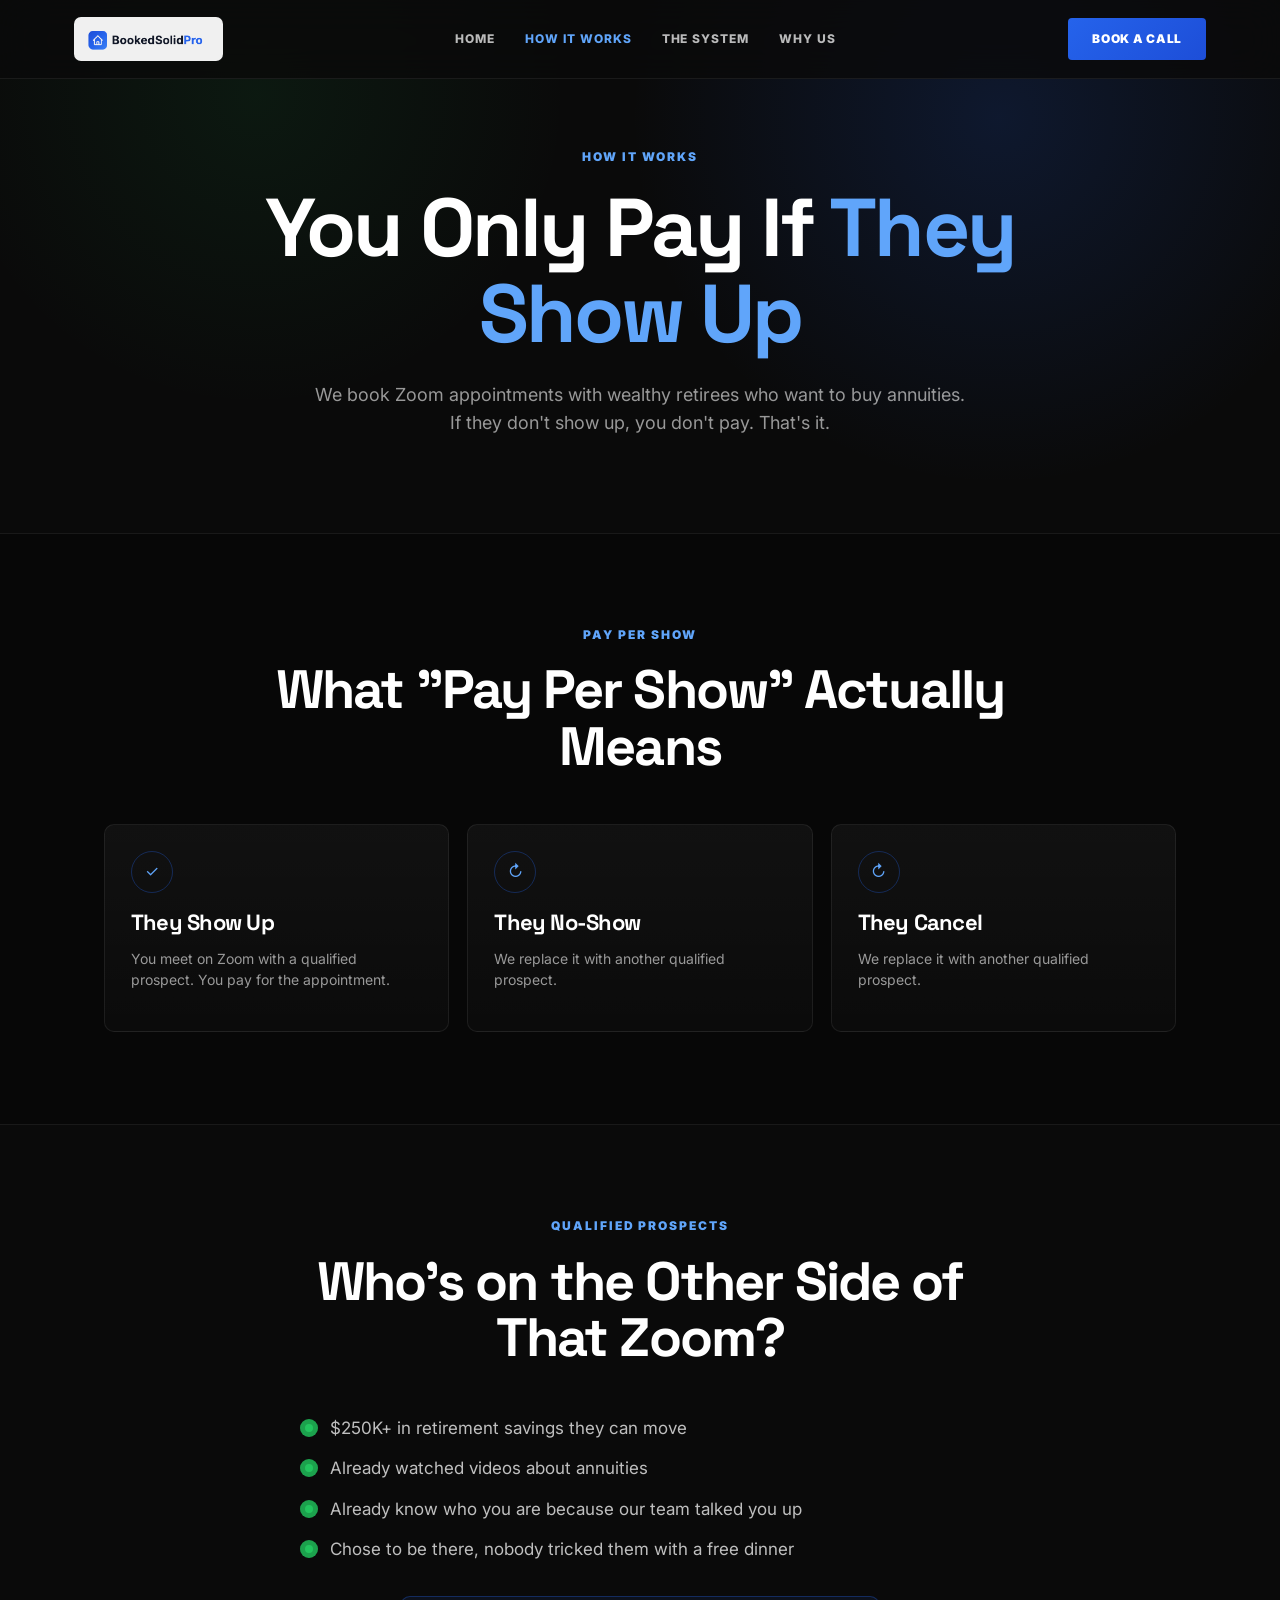
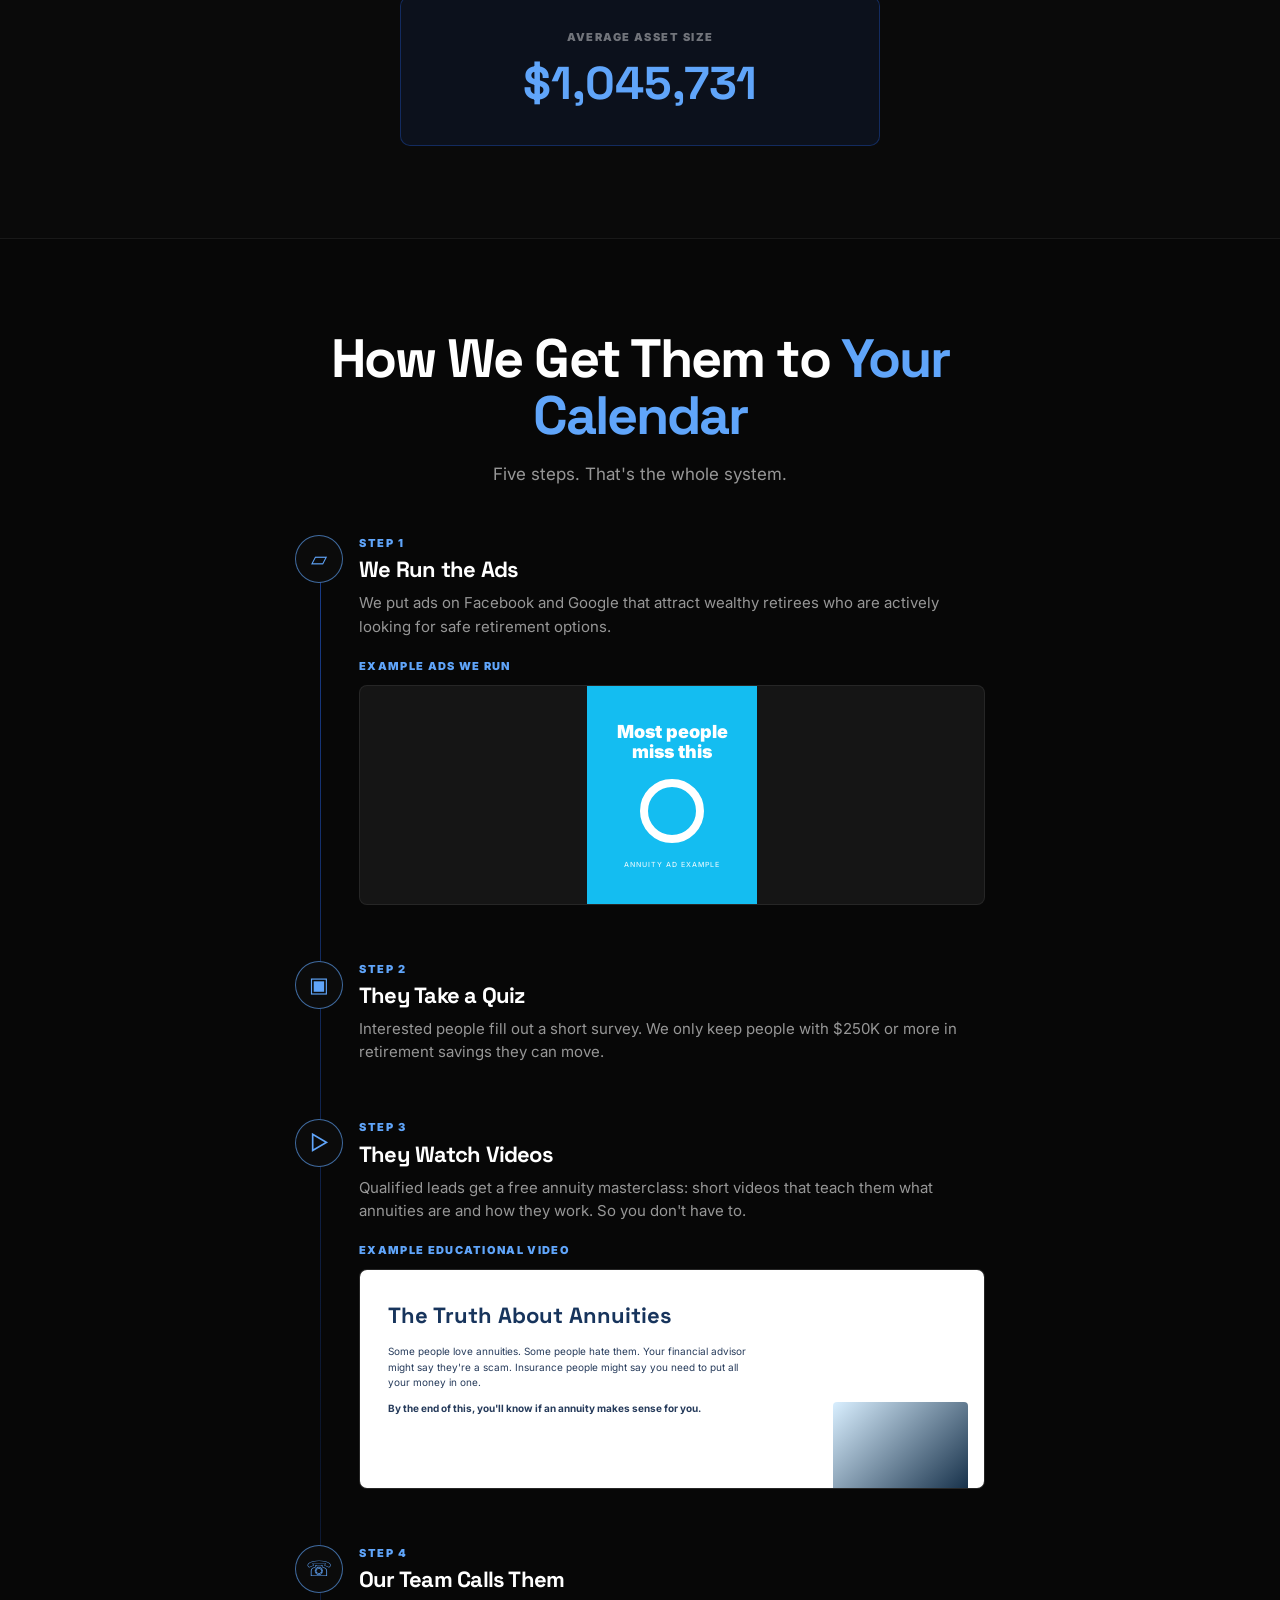
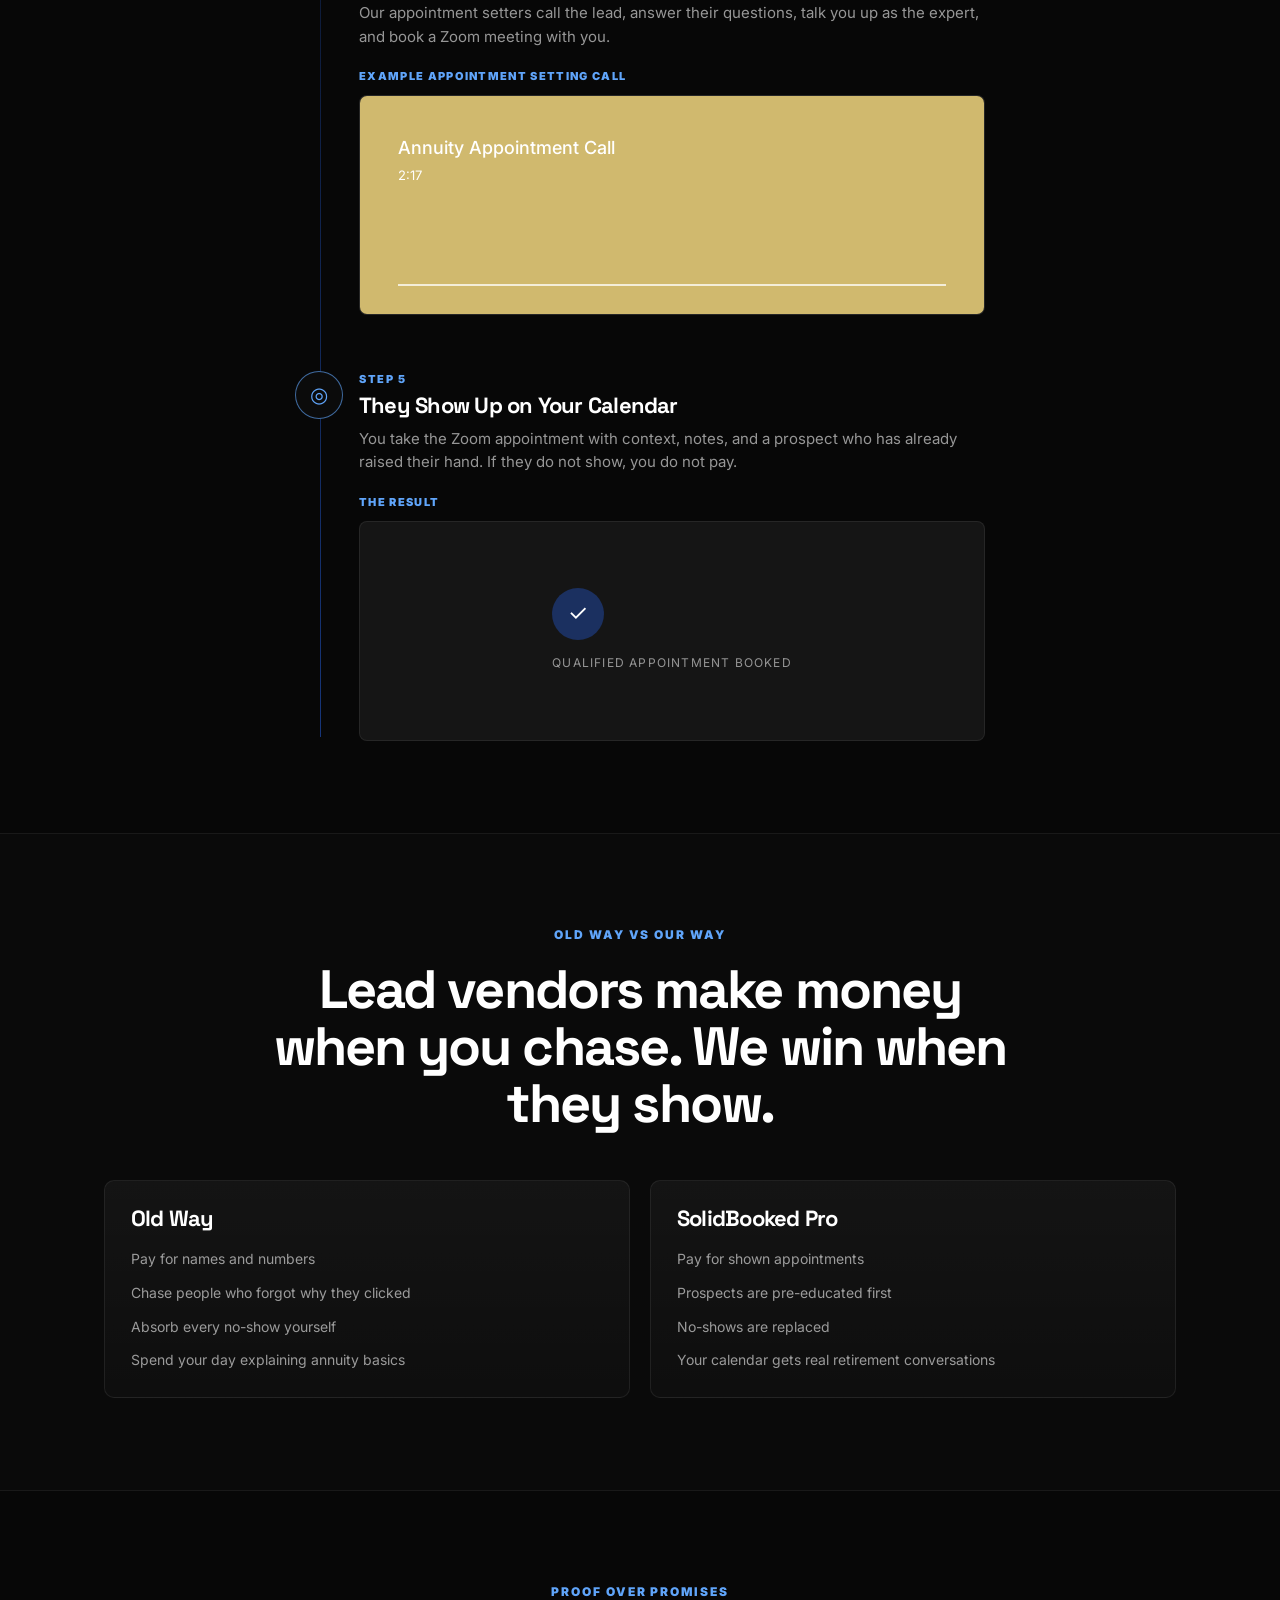
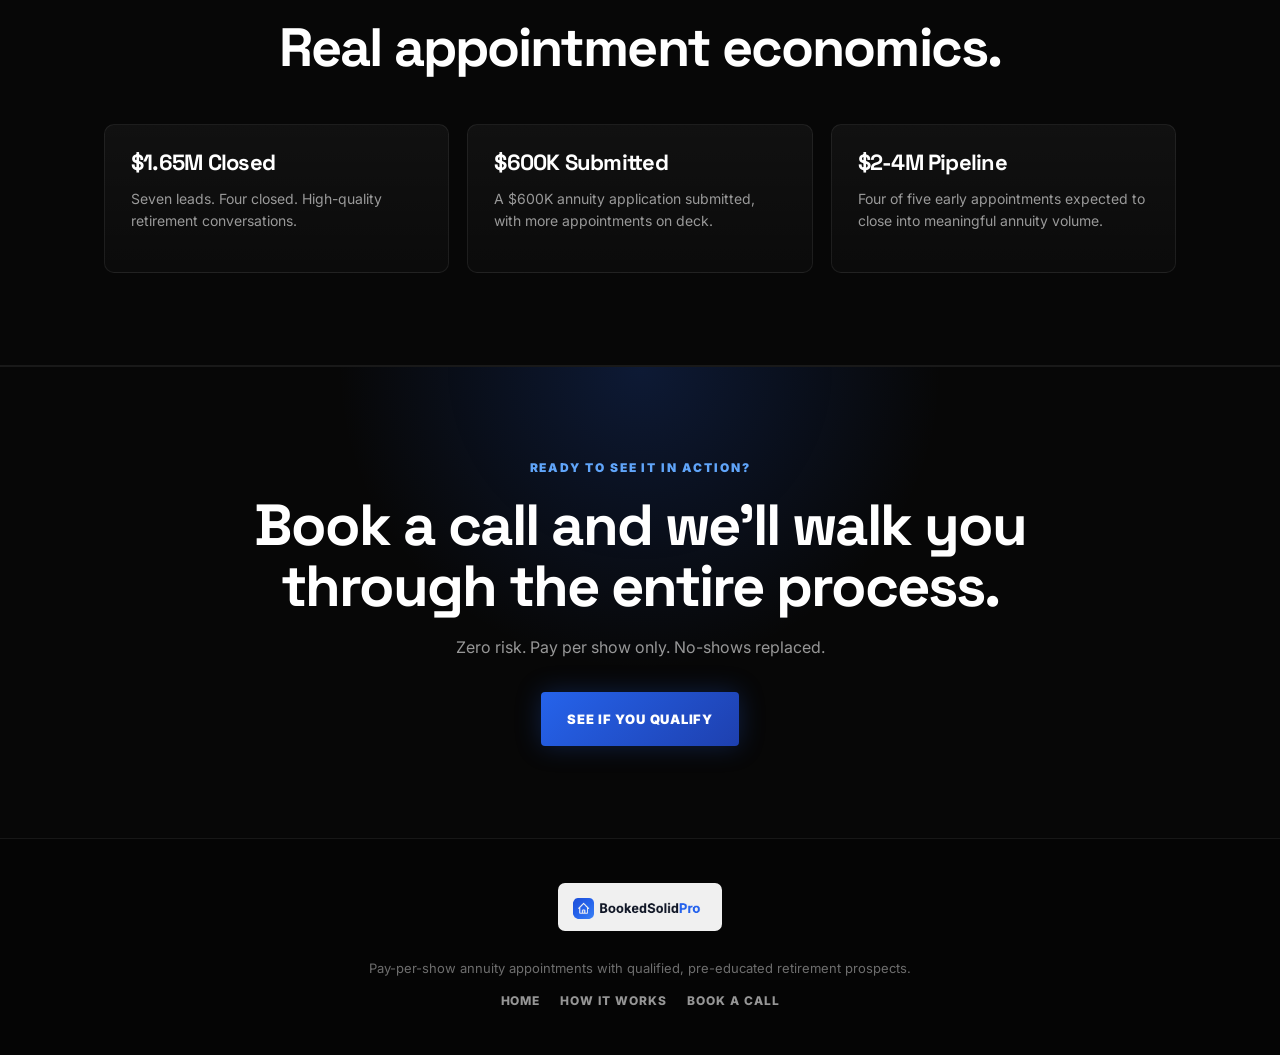
<file: how-it-works/index.html>
<!doctype html>
<html lang="en">
<head>
  <meta charset="utf-8">
  <meta name="viewport" content="width=device-width, initial-scale=1">
  <title>How It Works | SolidBooked Pro</title>
  <meta name="description" content="How SolidBooked Pro gets qualified annuity prospects to your calendar on a pay-per-show model.">
  <link rel="icon" type="image/png" href="../assets/logo.png">
  <link rel="preconnect" href="https://fonts.googleapis.com">
  <link rel="preconnect" href="https://fonts.gstatic.com" crossorigin>
  <link href="https://fonts.googleapis.com/css2?family=Inter:wght@400;500;600;700;800;900&family=Space+Grotesk:wght@600;700;800&display=swap" rel="stylesheet">
  <link rel="stylesheet" href="../assets/styles.css">
</head>
<body>
  <header class="site-nav">
    <div class="nav-inner">
      <a class="brand" href="../" aria-label="SolidBooked Pro home"><img src="../assets/logo.png" alt="SolidBooked Pro"></a>
      <nav class="nav-links" aria-label="Primary navigation">
        <a href="../">Home</a>
        <a class="active" href="./">How It Works</a>
        <a href="../#about">The System</a>
        <a href="../#wins">Why Us</a>
      </nav>
      <a class="nav-btn" href="../lp/promo-offer-vll/">Book a Call</a>
    </div>
  </header>

  <main>
    <section class="hero">
      <div class="container" style="text-align:center;max-width:900px">
        <p class="eyebrow">How It Works</p>
        <h1 style="margin:auto">You Only Pay If <span class="accent">They Show Up</span></h1>
        <p class="hero-lead" style="margin-left:auto;margin-right:auto">We book Zoom appointments with wealthy retirees who want to buy annuities. If they don't show up, you don't pay. That's it.</p>
      </div>
    </section>

    <section class="section alt">
      <div class="container">
        <div class="section-head">
          <p class="eyebrow">Pay Per Show</p>
          <h2>What "Pay Per Show" Actually Means</h2>
        </div>
        <div class="cards-3">
          <article class="dark-card"><div class="icon">✓</div><h3>They Show Up</h3><p>You meet on Zoom with a qualified prospect. You pay for the appointment.</p></article>
          <article class="dark-card"><div class="icon">↻</div><h3>They No-Show</h3><p>We replace it with another qualified prospect.</p></article>
          <article class="dark-card"><div class="icon">↻</div><h3>They Cancel</h3><p>We replace it with another qualified prospect.</p></article>
        </div>
      </div>
    </section>

    <section class="section">
      <div class="container">
        <div class="section-head">
          <p class="eyebrow">Qualified Prospects</p>
          <h2>Who's on the Other Side of That Zoom?</h2>
        </div>
        <ul class="check-list">
          <li>$250K+ in retirement savings they can move</li>
          <li>Already watched videos about annuities</li>
          <li>Already know who you are because our team talked you up</li>
          <li>Chose to be there, nobody tricked them with a free dinner</li>
        </ul>
        <div class="avg-box"><span>Average Asset Size</span><b>$1,045,731</b></div>
      </div>
    </section>

    <section class="section alt">
      <div class="container">
        <div class="section-head">
          <h2>How We Get Them to <span class="accent">Your Calendar</span></h2>
          <p>Five steps. That's the whole system.</p>
        </div>
        <div class="timeline-wrap">
          <article class="step">
            <div class="step-icon">▱</div>
            <small>Step 1</small>
            <h3>We Run the Ads</h3>
            <p>We put ads on Facebook and Google that attract wealthy retirees who are actively looking for safe retirement options.</p>
            <div class="media-label">Example Ads We Run</div>
            <div class="media-card"><div class="ad-mock">Most people<br>miss this<div class="coin"></div><small>Annuity ad example</small></div></div>
          </article>

          <article class="step">
            <div class="step-icon">▣</div>
            <small>Step 2</small>
            <h3>They Take a Quiz</h3>
            <p>Interested people fill out a short survey. We only keep people with $250K or more in retirement savings they can move.</p>
          </article>

          <article class="step">
            <div class="step-icon">▷</div>
            <small>Step 3</small>
            <h3>They Watch Videos</h3>
            <p>Qualified leads get a free annuity masterclass: short videos that teach them what annuities are and how they work. So you don't have to.</p>
            <div class="media-label">Example Educational Video</div>
            <div class="media-card"><div class="video-mock"><h4>The Truth About Annuities</h4><p>Some people love annuities. Some people hate them. Your financial advisor might say they're a scam. Insurance people might say you need to put all your money in one.</p><p><strong>By the end of this, you'll know if an annuity makes sense for you.</strong></p><div class="pip"></div></div></div>
          </article>

          <article class="step">
            <div class="step-icon">☏</div>
            <small>Step 4</small>
            <h3>Our Team Calls Them</h3>
            <p>Our appointment setters call the lead, answer their questions, talk you up as the expert, and book a Zoom meeting with you.</p>
            <div class="media-label">Example Appointment Setting Call</div>
            <div class="media-card"><div class="call-mock"><b>Annuity Appointment Call</b><span>2:17</span></div></div>
          </article>

          <article class="step">
            <div class="step-icon">◎</div>
            <small>Step 5</small>
            <h3>They Show Up on Your Calendar</h3>
            <p>You take the Zoom appointment with context, notes, and a prospect who has already raised their hand. If they do not show, you do not pay.</p>
            <div class="media-label">The Result</div>
            <div class="media-card"><div style="text-align:center"><div class="play">✓</div><p style="margin-top:14px;color:rgba(255,255,255,.55);font-size:12px;text-transform:uppercase;letter-spacing:.1em">Qualified appointment booked</p></div></div>
          </article>
        </div>
      </div>
    </section>

    <section class="section">
      <div class="container">
        <div class="section-head">
          <p class="eyebrow">Old Way vs Our Way</p>
          <h2>Lead vendors make money when you chase. We win when they show.</h2>
        </div>
        <div class="vs-grid">
          <article class="dark-card"><h3>Old Way</h3><ul><li>Pay for names and numbers</li><li>Chase people who forgot why they clicked</li><li>Absorb every no-show yourself</li><li>Spend your day explaining annuity basics</li></ul></article>
          <article class="dark-card"><h3>SolidBooked Pro</h3><ul><li>Pay for shown appointments</li><li>Prospects are pre-educated first</li><li>No-shows are replaced</li><li>Your calendar gets real retirement conversations</li></ul></article>
        </div>
      </div>
    </section>

    <section class="section alt">
      <div class="container">
        <div class="section-head">
          <p class="eyebrow">Proof Over Promises</p>
          <h2>Real appointment economics.</h2>
        </div>
        <div class="proof-grid">
          <article class="dark-card"><h3>$1.65M Closed</h3><p>Seven leads. Four closed. High-quality retirement conversations.</p></article>
          <article class="dark-card"><h3>$600K Submitted</h3><p>A $600K annuity application submitted, with more appointments on deck.</p></article>
          <article class="dark-card"><h3>$2-4M Pipeline</h3><p>Four of five early appointments expected to close into meaningful annuity volume.</p></article>
        </div>
      </div>
    </section>

    <section class="final-cta">
      <p class="eyebrow">Ready to See It in Action?</p>
      <h2>Book a call and we'll walk you through the entire process.</h2>
      <p>Zero risk. Pay per show only. No-shows replaced.</p>
      <div class="cta-row center"><a class="btn primary" href="../lp/promo-offer-vll/">See If You Qualify</a></div>
    </section>
  </main>

  <footer class="footer">
    <a class="footer-logo" href="../"><img src="../assets/logo.png" alt="SolidBooked Pro"></a>
    <p>Pay-per-show annuity appointments with qualified, pre-educated retirement prospects.</p>
    <div><a href="../">Home</a><a href="./">How It Works</a><a href="../lp/promo-offer-vll/">Book a Call</a></div>
  </footer>
</body>
</html>
</file>
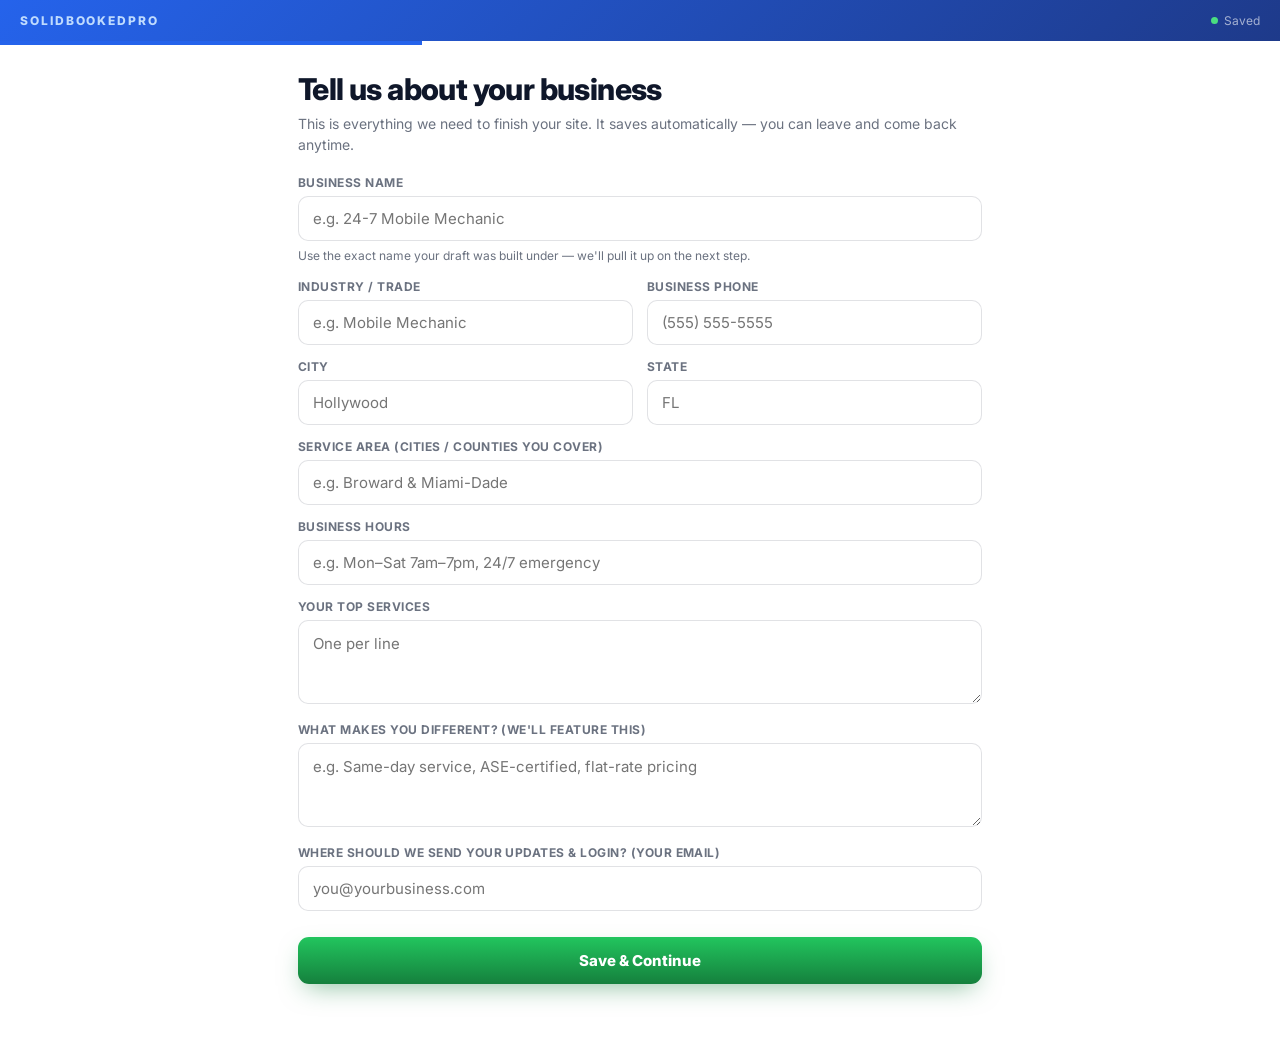
<file: setup/index.html>
<!DOCTYPE html>
<html lang="en">
<head>
<meta charset="utf-8"/>
<meta name="viewport" content="width=device-width, initial-scale=1, viewport-fit=cover"/>
<title>Set Up Your Website — SolidBookedPro</title>
<meta name="robots" content="noindex"/>
<link rel="preconnect" href="https://fonts.googleapis.com"/>
<link href="https://fonts.googleapis.com/css2?family=Inter:wght@400;500;600;700;800;900&display=swap" rel="stylesheet"/>
<style>
*,*::before,*::after{box-sizing:border-box;margin:0;padding:0}
:root{--navy:#0f172a;--gold:#2563eb;--gold-bg:rgba(37,99,235,.08);--gold-border:rgba(37,99,235,.30);--cream:#ffffff;--gray:#6b7280;--line:rgba(15,23,42,.12);--green:#16a34a;}
html,body{height:100%;}
body{font-family:'Inter',system-ui,sans-serif;background:var(--cream);color:var(--navy);min-height:100vh;-webkit-font-smoothing:antialiased;display:flex;flex-direction:column;}
.topbar{background:linear-gradient(135deg,#2563eb,#1e3a8a);color:#fff;padding:13px 20px;display:flex;align-items:center;gap:12px;position:sticky;top:0;z-index:20;flex-shrink:0;}
.topbar .brand{font-size:12px;font-weight:800;letter-spacing:.16em;text-transform:uppercase;color:#bfdbfe;}
.topbar .save{margin-left:auto;font-size:12px;color:rgba(255,255,255,.6);display:flex;align-items:center;gap:6px;}
.topbar .save .dot{width:7px;height:7px;border-radius:50%;background:#4ade80;}
.topbar .save.saving .dot{background:var(--gold);}
.prog{height:4px;background:rgba(255,255,255,.12);flex-shrink:0;}
.prog .fill{height:100%;width:25%;background:var(--gold);transition:width .35s;}
.body{flex:1;display:flex;flex-direction:column;min-height:0;}
.narrowpad{max-width:720px;margin:0 auto;width:100%;padding:26px 18px 60px;}
.stepwrap{display:none;animation:f .2s ease both;}
.stepwrap.active{display:block;}
.stepwrap.step-editor.active{display:flex;flex-direction:column;flex:1;min-height:0;}
@keyframes f{from{opacity:0;transform:translateY(6px)}to{opacity:1;transform:none}}
h2.q{font-size:clamp(22px,4vw,30px);font-weight:800;letter-spacing:-.02em;margin-bottom:6px;}
.hint{font-size:14px;color:var(--gray);margin-bottom:20px;line-height:1.5;}
label{display:block;font-size:12px;font-weight:700;color:var(--gray);text-transform:uppercase;letter-spacing:.04em;margin:14px 0 6px;}
input[type=text],input[type=tel],input[type=email],input[type=url],textarea,select{width:100%;padding:12px 14px;border:1.5px solid var(--line);border-radius:10px;font-size:15px;font-family:inherit;color:var(--navy);background:#fff;outline:none;transition:.15s;}
textarea{min-height:84px;resize:vertical;line-height:1.5;}
input:focus,textarea:focus,select:focus{border-color:var(--gold);box-shadow:0 0 0 3px rgba(37,99,235,.1);}
.two{display:grid;grid-template-columns:1fr 1fr;gap:14px;}
@media(max-width:560px){.two{grid-template-columns:1fr;}}
.nav{display:flex;gap:12px;margin-top:26px;}
.btn{display:inline-flex;align-items:center;justify-content:center;gap:9px;padding:14px 26px;border:none;border-radius:11px;font-size:15px;font-weight:800;font-family:inherit;cursor:pointer;transition:transform .14s;}
.btn-primary{background:linear-gradient(to bottom,#22c55e,#15803d);color:#fff;flex:1;box-shadow:0 10px 26px -8px rgba(21,128,61,.5);}
.btn-primary:hover{transform:translateY(-1px);}
.btn-ghost{background:#fff;color:var(--navy);border:1.5px solid var(--line);}
.btn-ghost:hover{background:var(--cream);}
.btn:disabled{opacity:.6;cursor:not-allowed;transform:none;}

/* ── full-screen editor (step 2) ── */
.ed-head{padding:16px 22px 10px;flex-shrink:0;}
.ed-head h2{font-size:clamp(20px,3vw,26px);font-weight:800;letter-spacing:-.02em;}
.ed-head p{font-size:13px;color:var(--gray);margin-top:3px;}
.match-status{font-size:13px;padding:8px 12px;border-radius:8px;margin-top:10px;display:inline-flex;align-items:center;gap:8px;}
.match-status.ok{background:#f0fdf4;color:#15803d;border:1px solid #bbf7d0;}
.match-status.searching{background:var(--gold-bg);color:#7a6023;border:1px solid var(--gold-border);}
.match-status.none{background:#fff7ed;color:#9a3412;border:1px solid #fed7aa;}
.ed-split{flex:1;display:flex;min-height:0;border-top:1px solid var(--line);}
.epanel{width:430px;min-width:360px;max-width:46vw;overflow-y:auto;padding:18px 22px 90px;border-right:1px solid var(--line);background:#fff;}
.preview{flex:1;display:flex;flex-direction:column;background:#fff;min-width:0;}
.preview .bar{padding:8px 14px;border-bottom:1px solid var(--line);font-size:12px;color:var(--gray);display:flex;align-items:center;gap:8px;flex-shrink:0;}
.preview .bar a{color:var(--green);text-decoration:none;font-weight:700;margin-left:auto;}
.preview iframe{flex:1;border:0;width:100%;background:#fff;}
@media(max-width:820px){
  .ed-split{flex-direction:column;}
  .epanel{width:100%;max-width:none;border-right:0;border-bottom:1px solid var(--line);max-height:none;padding-bottom:24px;}
  .preview{min-height:420px;}
}
.ed-foot{position:sticky;bottom:0;background:rgba(255,255,255,.97);border-top:1px solid var(--line);padding:12px 22px;display:flex;gap:12px;z-index:5;flex-shrink:0;}
.ed-foot .btn{padding:13px 22px;}
.sec{margin-top:16px;}
.sec .stitle{font-size:13px;font-weight:800;color:var(--navy);margin-bottom:3px;}
.sec .ssub{font-size:12px;color:var(--gray);margin-bottom:9px;line-height:1.45;}
.imgrid{display:grid;grid-template-columns:repeat(2,1fr);gap:9px;}
.imgcard{border:1px solid var(--line);border-radius:9px;overflow:hidden;background:#fafafa;}
.imgcard img{width:100%;height:70px;object-fit:cover;display:block;background:#eee;}
.imgcard button{width:100%;border:0;border-top:1px solid var(--line);background:#fff;color:var(--green);font-size:11px;font-weight:700;padding:6px;cursor:pointer;font-family:inherit;}
.imgcard button:hover{background:#f0fdf4;}
.imgcard.swapped{outline:2px solid var(--green);}
.imgcard.blank{border-style:dashed;border-color:var(--gold-border);}
.imgcard.blank img{opacity:.7;}
.addimg{margin-top:8px;border:1.5px dashed var(--line);color:var(--gray);border-radius:9px;padding:10px;font-size:13px;font-weight:700;cursor:pointer;font-family:inherit;width:100%;background:none;}
.addimg:hover{border-color:var(--gold);color:var(--navy);}
.imgcard .ilbl{font-size:10px;color:var(--gray);padding:3px 6px;white-space:nowrap;overflow:hidden;text-overflow:ellipsis;border-top:1px solid var(--line);}
/* structured booking step editor */
.bk-step{border:1px solid var(--line);border-radius:10px;padding:11px 12px;margin-bottom:10px;background:#fafbfc;}
.bk-head{display:flex;align-items:center;justify-content:space-between;margin-bottom:7px;}
.bk-head .num{font-size:11px;font-weight:800;color:#7a6023;background:var(--gold-bg);border-radius:6px;padding:2px 9px;}
.bk-head .x{background:none;border:0;color:#b91c1c;font-size:11px;font-weight:700;cursor:pointer;}
.bk-q{width:100%;padding:9px 11px;font-size:13px;font-weight:600;margin-bottom:8px;}
.bk-opts{display:flex;flex-direction:column;gap:5px;padding-left:6px;}
.bk-optrow{display:flex;gap:6px;align-items:center;}
.bk-optrow input{flex:1;padding:7px 10px;font-size:12px;}
.bk-optrow .x{background:none;border:0;color:#b91c1c;font-size:14px;cursor:pointer;padding:0 4px;flex-shrink:0;}
.bk-addopt{background:none;border:0;color:var(--green);font-size:12px;font-weight:700;cursor:pointer;font-family:inherit;padding:4px 6px;margin-top:5px;}
.bk-addopt:hover{text-decoration:underline;}
.subnote{font-size:12px;color:var(--gray);margin-top:6px;line-height:1.5;}

/* receptionist card */
.card{background:#fff;border:1px solid var(--line);border-radius:16px;padding:clamp(20px,3vw,30px);box-shadow:0 10px 30px -18px rgba(10,31,58,.3);}
.card-grid{display:grid;grid-template-columns:1fr 1fr;gap:16px 20px;}
.card-grid .full{grid-column:1/-1;}
@media(max-width:640px){.card-grid{grid-template-columns:1fr;}}
.card-grid label{margin-top:0;}

.done{text-align:center;padding:48px 20px;}
.done .ico{width:70px;height:70px;border-radius:50%;background:#dcfce7;display:flex;align-items:center;justify-content:center;margin:0 auto 18px;}
.done h2{font-size:28px;font-weight:900;margin-bottom:10px;}
.done p{font-size:15px;color:var(--gray);line-height:1.65;max-width:440px;margin:0 auto 18px;}
.pill{display:inline-flex;align-items:center;gap:7px;background:var(--gold-bg);border:1px solid var(--gold-border);color:#7a6023;border-radius:999px;padding:6px 14px;font-size:12px;font-weight:700;}
</style>
</head>
<body>
<div class="topbar">
  <span class="brand">SolidBookedPro</span>
  <span class="save" id="saveind"><span class="dot"></span><span id="savetext">Saved</span></span>
</div>
<div class="prog"><div class="fill" id="progfill"></div></div>

<div class="body">

  <!-- STEP 1: Business details -->
  <div class="stepwrap active" data-step="1"><div class="narrowpad">
    <h2 class="q">Tell us about your business</h2>
    <p class="hint">This is everything we need to finish your site. It saves automatically — you can leave and come back anytime.</p>
    <label>Business name</label>
    <input type="text" id="business_name" placeholder="e.g. 24-7 Mobile Mechanic"/>
    <p class="subnote">Use the exact name your draft was built under — we'll pull it up on the next step.</p>
    <div class="two">
      <div><label>Industry / trade</label><input type="text" id="industry" placeholder="e.g. Mobile Mechanic"/></div>
      <div><label>Business phone</label><input type="tel" id="phone" placeholder="(555) 555-5555"/></div>
    </div>
    <div class="two">
      <div><label>City</label><input type="text" id="city" placeholder="Hollywood"/></div>
      <div><label>State</label><input type="text" id="state" placeholder="FL"/></div>
    </div>
    <label>Service area (cities / counties you cover)</label>
    <input type="text" id="service_area" placeholder="e.g. Broward &amp; Miami-Dade"/>
    <label>Business hours</label>
    <input type="text" id="hours" placeholder="e.g. Mon–Sat 7am–7pm, 24/7 emergency"/>
    <label>Your top services</label>
    <textarea id="services" placeholder="One per line"></textarea>
    <label>What makes you different? (we'll feature this)</label>
    <textarea id="differentiator" placeholder="e.g. Same-day service, ASE-certified, flat-rate pricing"></textarea>
    <label>Where should we send your updates &amp; login? (your email)</label>
    <input type="email" id="client_email" placeholder="you@yourbusiness.com"/>
    <div class="nav"><button class="btn btn-primary" onclick="next()">Save &amp; Continue</button></div>
  </div></div>

  <!-- STEP 2: Full-screen editor -->
  <div class="stepwrap step-editor" data-step="2">
    <div class="ed-head">
      <h2>Here's your website</h2>
      <p>This is the draft we built for you — swap any photo, edit the booking steps, or describe any change. Nothing here is final.</p>
      <div class="match-status searching" id="matchStatus"><span>Pulling up your draft…</span></div>
    </div>
    <div class="ed-split">
      <div class="epanel">
        <div class="sec">
          <div class="stitle">Changes you'd like</div>
          <div class="ssub">Headlines, wording, layout, what to add or remove — anything.</div>
          <textarea id="change_notes" placeholder="e.g. Change the headline to “Same-Day Mobile Repair in Hollywood”. Add a fleet-service section."></textarea>
        </div>
        <div class="sec" id="imgsec" style="display:none">
          <div class="stitle">Replace a photo</div>
          <div class="ssub">Click any photo to swap it for one of yours. It updates everywhere it appears.</div>
          <div class="imgrid" id="imgrid"></div>
          <button class="addimg" onclick="addPhoto()">+ Add a new photo</button>
          <div class="subnote" id="addedNote"></div>
        </div>
        <div class="sec" id="booksec" style="display:none">
          <div class="stitle">Your booking steps</div>
          <div class="ssub">These are the questions your booking form asks. Edit the wording, reorder, add or remove.</div>
          <div id="bookList"></div>
          <button class="addimg" onclick="addStep('')">+ Add a step</button>
        </div>
        <div class="sec">
          <div class="stitle">Custom form or process?</div>
          <div class="ssub">Use an existing form, booking link, or a specific intake you want.</div>
          <textarea id="custom_forms" placeholder="e.g. Use my quote form at /contact, or collect vehicle year/make/model before booking"></textarea>
        </div>
      </div>
      <div class="preview">
        <div class="bar"><span id="previewLabel">Your draft</span><a id="previewLink" href="#" target="_blank" rel="noopener" style="display:none">Open ↗</a></div>
        <iframe id="previewFrame" title="Your website draft"></iframe>
      </div>
    </div>
    <div class="ed-foot">
      <button class="btn btn-ghost" onclick="prev()">Back</button>
      <button class="btn btn-primary" onclick="next()">Save &amp; Continue</button>
    </div>
  </div>

  <!-- STEP 3: Receptionist (only if billed) -->
  <div class="stepwrap" data-step="3"><div class="narrowpad" style="max-width:880px">
    <h2 class="q">Set up your AI receptionist</h2>
    <p class="hint">This is what your callers will hear and how it represents you. You can fine-tune it anytime.</p>
    <div class="card"><div class="card-grid">
      <div><label>Receptionist name</label><input type="text" id="r_name" placeholder="e.g. Ava"/></div>
      <div><label>Transfer calls to (your number)</label><input type="tel" id="r_transfer" placeholder="(555) 555-5555"/></div>
      <div class="full"><label>First thing every caller hears (greeting)</label><textarea id="r_greeting" placeholder="e.g. Thanks for calling 24-7 Mobile Mechanic, this is Ava — how can I help?"></textarea></div>
      <div class="full"><label>About your business &amp; services (so it can answer questions)</label><textarea id="r_business" placeholder="What you do, areas served, pricing ranges, what to say for common questions…"></textarea></div>
      <div class="full"><label>When should it transfer to a human?</label><input type="text" id="r_transfer_when" placeholder="e.g. Ready to book, or an emergency"/></div>
      <div class="full"><label>Common questions it should be ready for (FAQs)</label><textarea id="r_faqs" placeholder="One question + answer per line"></textarea></div>
    </div></div>
    <div class="nav"><button class="btn btn-ghost" onclick="prev()">Back</button><button class="btn btn-primary" onclick="next()">Save &amp; Continue</button></div>
  </div></div>

  <!-- STEP 4: Done -->
  <div class="stepwrap" data-step="4"><div class="narrowpad">
    <div class="done">
      <div class="ico"><svg width="34" height="34" viewBox="0 0 24 24" fill="none" stroke="#16a34a" stroke-width="2.5"><polyline points="20 6 9 17 4 12"/></svg></div>
      <h2>You're all set</h2>
      <p>We've got everything we need. Your site is being finalized — we'll email you the moment it's ready to review at the address you gave us.</p>
      <div class="pill">Tip: bookmark your private access link from that email to make changes later</div>
      <div class="nav" style="max-width:360px;margin:26px auto 0;"><button class="btn btn-primary" onclick="finish()">Submit &amp; Finish</button></div>
    </div>
  </div></div>

</div>

<script>
window.SSOS_FN = { N8N:'https://n8n.americanlifeteam.com/webhook' };
(function(){
  var N8N=window.SSOS_FN.N8N;
  var qs=new URLSearchParams(location.search);
  var email = qs.get('email') || (function(){try{return localStorage.getItem('ssos_email')||''}catch(e){return ''}})();
  var sessionId = qs.get('session_id') || (function(){try{return localStorage.getItem('ssos_checkout_session')||''}catch(e){return ''}})();
  var boughtRecep = qs.get('recep')==='1' || (function(){try{return localStorage.getItem('ssos_bought_receptionist')==='1'}catch(e){return false}})();

  var STEPS=[1,2,4], cur=0;
  var state={ email:email, session_id:sessionId, bought_receptionist:boughtRecep, business_name:'', slug:'', demo_match:'', client_email:email, custom_forms:'',
    answers:{ business:{}, change_notes:'', image_swaps:[], added_images:[], booking_steps:[], receptionist:{} } };
  function computeSteps(){ STEPS = state.bought_receptionist ? [1,2,3,4] : [1,2,4]; }

  function LS(){ return 'ssos_intake_'+((state.email||'anon').toLowerCase()); }
  function saveLocal(){ try{ localStorage.setItem(LS(), JSON.stringify(state)); }catch(e){} }
  var saveTimer=null, ind=document.getElementById('saveind'), savetext=document.getElementById('savetext');
  function persist(){
    saveLocal(); ind.classList.add('saving'); savetext.textContent='Saving…';
    clearTimeout(saveTimer);
    saveTimer=setTimeout(function(){
      fetch(N8N+'/sbp-funnel-intake-save',{method:'POST',headers:{'Content-Type':'application/json'},body:JSON.stringify(state),keepalive:true})
        .then(function(){ind.classList.remove('saving');savetext.textContent='Saved';})
        .catch(function(){ind.classList.remove('saving');savetext.textContent='Saved offline';});
    }, 700);
  }
  window.addEventListener('pagehide',function(){ try{ navigator.sendBeacon(N8N+'/sbp-funnel-intake-save', new Blob([JSON.stringify(state)],{type:'application/json'})); }catch(e){} });

  function get(p){var o=state,a=p.split('.');for(var i=0;i<a.length;i++){if(o==null)return null;o=o[a[i]];}return o;}
  function set(p,v){var o=state,a=p.split('.');for(var i=0;i<a.length-1;i++){if(o[a[i]]==null)o[a[i]]={};o=o[a[i]];}o[a[a.length-1]]=v;
    if(p==='business.business_name')state.business_name=v; if(p==='client_email'){state.client_email=v; if(v)state.email=v;} }
  function bind(id,p){var el=document.getElementById(id);if(!el)return;var v=get(p);if(v!=null&&v!=='')el.value=v;el.addEventListener('input',function(){set(p,el.value);persist();});}

  function render(){
    var step=STEPS[cur];
    document.querySelectorAll('.stepwrap').forEach(function(el){ el.classList.toggle('active',+el.dataset.step===step); });
    document.getElementById('progfill').style.width=Math.round(((cur+1)/STEPS.length)*100)+'%';
    window.scrollTo({top:0,behavior:'smooth'});
    if(step===2) ensureMatch();
  }
  window.next=function(){ if(cur<STEPS.length-1){ cur++; render(); } };
  window.prev=function(){ if(cur>0){ cur--; render(); } };

  // ---- step 2: match + editor ----
  var matched=false;
  function ensureMatch(){
    if(matched) return;
    var biz=get('business.business_name')||state.business_name;
    var st=document.getElementById('matchStatus');
    if(!biz){ st.className='match-status none'; st.innerHTML='<span>Add your business name on the previous step so we can pull up your draft.</span>'; return; }
    st.className='match-status searching'; st.innerHTML='<span>Pulling up “'+esc(biz)+'”…</span>';
    fetch(N8N+'/ssos-funnel-github-match?business='+encodeURIComponent(biz))
      .then(function(r){return r.json()}).then(function(d){
        if(d&&d.matched){
          matched=true; state.slug=d.slug; state.demo_match=d.slug; persist();
          st.className='match-status ok'; st.innerHTML='<span>Loaded your draft — make your changes below.</span>';
          document.getElementById('previewLabel').textContent=d.slug;
          var url=d.url||('https://demo.scalingsos.com/'+d.slug+'/');
          var lk=document.getElementById('previewLink'); lk.href=url; lk.style.display='inline';
          loadPage(url);
        } else { st.className='match-status none'; st.innerHTML='<span>We couldn’t find a draft under that exact name — describe what you want below and we’ll build it.</span>'; }
      }).catch(function(){ st.className='match-status none'; st.innerHTML='<span>Could not load the preview right now. You can still request changes below.</span>'; });
  }
  function absUrl(src,base){ try{ return new URL(src,base).href; }catch(e){ return src; } }
  var prevBlob=null;
  function loadPage(url){
    var frame=document.getElementById('previewFrame');
    fetch(url).then(function(r){return r.text()}).then(function(html){
      var doc=null; try{ doc=new DOMParser().parseFromString(html,'text/html'); }catch(e){}
      extractImages(html,doc,url); loadBooking(html);
      try{
        var prev=transformPreview(html,url);
        if(prevBlob) URL.revokeObjectURL(prevBlob);
        prevBlob=URL.createObjectURL(new Blob([prev],{type:'text/html'}));
        frame.src=prevBlob;
      }catch(e){ frame.src=url; }
    }).catch(function(){ frame.src=url; });
  }
  function clientPhone(){
    var raw=(get('business.phone')||'').replace(/\D/g,'');
    if(raw.length===11 && raw.charAt(0)==='1') raw=raw.slice(1);
    if(raw.length!==10) return null;
    return { display:'('+raw.slice(0,3)+') '+raw.slice(3,6)+'-'+raw.slice(6,10), tel:'+1'+raw };
  }
  function transformPreview(html,baseUrl){
    var doc=new DOMParser().parseFromString(html,'text/html');
    if(doc.head){ var base=doc.createElement('base'); base.href=baseUrl; doc.head.insertBefore(base,doc.head.firstChild); }
    // strip the demo bar + demo code + its injector scripts
    doc.querySelectorAll('#sos-launch,[id*="sos-launch"],[class*="demo-bar"],[class*="demobar"],[class*="preview-bar"]').forEach(function(e){ e.remove(); });
    Array.prototype.forEach.call(doc.querySelectorAll('script'),function(s){ var t=s.textContent||''; if(/sos-launch|demo[_\s-]?code/i.test(t)) s.remove(); });
    doc.querySelectorAll('body *').forEach(function(e){ if(e.children.length===0 && /demo code/i.test(e.textContent||'')) e.remove(); });
    // swap the demo phone for the client's everywhere
    var ph=clientPhone();
    if(ph){
      doc.querySelectorAll('a[href^="tel:"]').forEach(function(a){ a.setAttribute('href','tel:'+ph.tel); });
      var rx=/(?:\+?1[\s.\-]?)?\(?\d{3}\)?[\s.\-]?\d{3}[\s.\-]?\d{4}/g;
      try{ var w=doc.createTreeWalker(doc.body,NodeFilter.SHOW_TEXT,null),nodes=[];
        while(w.nextNode()) nodes.push(w.currentNode);
        nodes.forEach(function(n){ if(n.nodeValue && rx.test(n.nodeValue)){ rx.lastIndex=0; n.nodeValue=n.nodeValue.replace(rx,ph.display); } rx.lastIndex=0; });
      }catch(e){}
    }
    return '<!DOCTYPE html>'+doc.documentElement.outerHTML;
  }
  var PLACEHOLDER='data:image/svg+xml;utf8,'+encodeURIComponent('<svg xmlns="http://www.w3.org/2000/svg" width="120" height="80"><rect width="120" height="80" fill="#eef2f7"/><text x="60" y="44" font-family="sans-serif" font-size="11" fill="#94a3b8" text-anchor="middle">add photo</text></svg>');
  function uniquePrefix(target, others){
    var max=Math.min(target.length, 6000);
    for(var L=200; L<max; L+=200){ var p=target.slice(0,L), uniq=true; for(var j=0;j<others.length;j++){ if(others[j].length>=L && others[j].slice(0,L)===p){ uniq=false; break; } } if(uniq) return p; }
    return target.slice(0,max);
  }
  function extractImages(html,doc,url){
    var items=[], seenFull={};
    function addImg(uri,label,blank,slot){ if(!blank){ if(!uri||seenFull[uri]) return; seenFull[uri]=1; } items.push({uri:uri,label:(label||'image'),blank:!!blank,slot:slot}); }
    if(doc){
      Array.prototype.forEach.call(doc.querySelectorAll('img'),function(im,idx){
        var src=(im.getAttribute('src')||im.getAttribute('data-src')||'').trim();
        var label=(im.getAttribute('alt')||(im.getAttribute('class')||'').split(' ').filter(Boolean)[0]||'image').slice(0,40);
        if(/^data:image/i.test(src)){ addImg(src,label,false); }
        else { var a=absUrl(src,url);
          if(/^https?:/.test(a)&&!/\.svg(\?|$)/i.test(a)){ addImg(a,label,false); }
          else { addImg(PLACEHOLDER,label||'photo',true,idx); } // blank / founder placeholder slot
        }
      });
    } else {
      var imgRe=/<img\b[^>]*>/gi,t; while((t=imgRe.exec(html))){ var ds=(t[0].match(/src\s*=\s*"(data:[^"]+)"/i)||[])[1]||(t[0].match(/src\s*=\s*'(data:[^']+)'/i)||[])[1]; if(ds) addImg(ds,'image',false); }
    }
    var bgRe=/url\(\s*['"]?(data:image[^'")]+)['"]?\s*\)/gi,m; while((m=bgRe.exec(html))){ addImg(m[1],'background image',false); }
    var hre=/url\((['"]?)(https?:[^'")]+)\1\)/g; while((m=hre.exec(html))){ var u=m[2]; if(/\.(png|jpe?g|webp|gif|avif)(\?|$)/i.test(u)||/unsplash|images\.|googleusercontent|githubusercontent|supabase|cloudinary|\/photo/i.test(u)) addImg(u,'background image',false); }
    // assign a UNIQUE locator per image (data URIs share long headers — a 180-char prefix collides)
    var datas=items.filter(function(x){return !x.blank && x.uri.indexOf('data:')===0;}).map(function(x){return x.uri;});
    items.forEach(function(x){
      if(x.blank){ x.key='slot:'+x.slot+':'+x.label; }
      else if(x.uri.indexOf('data:')===0){ x.key=uniquePrefix(x.uri, datas.filter(function(d){return d!==x.uri;})); }
      else { x.key=x.uri; }
    });
    buildImageGrid(items.slice(0,30));
  }
  function buildImageGrid(list){
    if(!list.length) return;
    document.getElementById('imgsec').style.display='block';
    var grid=document.getElementById('imgrid'); grid.innerHTML='';
    list.forEach(function(im){
      var c=document.createElement('div'); c.className='imgcard'+(im.blank?' blank':'');
      var img=document.createElement('img'); img.src=im.uri; img.loading='lazy'; if(!im.blank) img.onerror=function(){ c.style.display='none'; }; c.appendChild(img);
      var lbl=document.createElement('div'); lbl.className='ilbl'; lbl.textContent=im.label; lbl.title=im.label; c.appendChild(lbl);
      var b=document.createElement('button'); b.textContent=im.blank?'Add photo':'Replace'; b.onclick=function(){ pickImage(im,img,c,b); }; c.appendChild(b);
      grid.appendChild(c);
    });
  }
  function uploadFile(file,cb){
    var rd=new FileReader();
    rd.onload=function(){ var b64=String(rd.result).split(',')[1];
      fetch(N8N+'/sbp-funnel-upload',{method:'POST',headers:{'Content-Type':'application/json'},body:JSON.stringify({filename:file.name,contentType:file.type,data_base64:b64,email:state.email})})
        .then(function(r){return r.json()}).then(function(d){ cb((d&&d.url)||rd.result, rd.result); }).catch(function(){ cb(rd.result, rd.result); });
    };
    rd.readAsDataURL(file);
  }
  function pickImage(im,imgEl,card,btn){
    var inp=document.createElement('input'); inp.type='file'; inp.accept='image/*';
    inp.onchange=function(){ var f=inp.files[0]; if(!f) return; btn.textContent='Uploading…';
      uploadFile(f,function(url,localPrev){ imgEl.src=localPrev; card.classList.add('swapped'); btn.textContent=im.blank?'Added ✓':'Replaced ✓';
        var arr=state.answers.image_swaps, ex=arr.filter(function(s){return s.original===im.key})[0];
        if(ex){ ex.replacement=url; } else { arr.push({original:im.key, original_label:im.label, replacement:url, blank:!!im.blank}); } persist();
      });
    };
    inp.click();
  }
  window.addPhoto=function(){
    var inp=document.createElement('input'); inp.type='file'; inp.accept='image/*';
    inp.onchange=function(){ var f=inp.files[0]; if(!f) return;
      uploadFile(f,function(url){ state.answers.added_images.push(url); persist(); document.getElementById('addedNote').textContent=state.answers.added_images.length+' photo(s) added.'; });
    };
    inp.click();
  };

  // ---- booking steps (parse the template's QUESTIONS=[{q,opts}] array) ----
  function matchBlock(s, open, close){ // balanced bracket slice starting at first `open` at/after index in s
    var i=s.indexOf(open); if(i<0) return null; var d=0,j=i;
    for(;j<s.length;j++){ var c=s[j]; if(c===open)d++; else if(c===close){d--; if(d===0) return {text:s.slice(i,j+1), end:j};} }
    return null;
  }
  function unq(str){ return str.slice(1,-1).replace(/\\(['"\\])/g,'$1'); }
  function parseArray(html,name){
    var at=html.indexOf(name+'=['); if(at<0) at=html.indexOf(name+' =['); if(at<0) return null;
    var blk=matchBlock(html.slice(at), '[', ']'); if(!blk) return null;
    var body=blk.text, steps=[], k=0;
    while(true){
      var s=body.indexOf('{',k); if(s<0) break;
      var ob=matchBlock(body.slice(s), '{', '}'); if(!ob) break;
      var obj=ob.text;
      var qm=obj.match(/[\s,{](?:q|question|title)\s*:\s*("(?:[^"\\]|\\.)*"|'(?:[^'\\]|\\.)*')/) || obj.match(/[\s,{]label\s*:\s*("(?:[^"\\]|\\.)*"|'(?:[^'\\]|\\.)*')/);
      var question = qm ? unq(qm[1]) : '';
      var opts=[]; var oi=obj.search(/\b(?:opts|options|choices|answers)\s*:/);
      if(oi>=0){ var oblk=matchBlock(obj.slice(oi), '[', ']'); if(oblk){
        if(/\[\s*\[/.test(oblk.text)){ var lre=/\[\s*("(?:[^"\\]|\\.)*"|'(?:[^'\\]|\\.)*')/g, lm; while((lm=lre.exec(oblk.text))){ opts.push(unq(lm[1])); } }
        else { var sre=/("(?:[^"\\]|\\.)*"|'(?:[^'\\]|\\.)*')/g, sm; while((sm=sre.exec(oblk.text))){ opts.push(unq(sm[1])); } }
      }}
      if(question) steps.push({q:question, opts:opts});
      k = s + ob.end + 1;
    }
    return steps.length ? steps : null;
  }
  function decodeEnt(s){ return String(s).replace(/&amp;/g,'&').replace(/&#39;|&rsquo;/g,"'").replace(/&quot;/g,'"').replace(/\\u2019/g,"'").replace(/\\u2026/g,'…').replace(/&[a-z]+;/g,' ').replace(/\s+/g,' ').trim(); }
  // The ScalingSOS-factory booking funnel: JS render() with class="bk-h" step questions + option arrays
  function parseBookingFunnel(html){
    var named={}, nre=/([A-Z][A-Z0-9_]{2,})\s*=\s*\[([^\[\]]*)\]/g, nm;
    while((nm=nre.exec(html))){ var arr=[], sre=/("(?:[^"\\]|\\.)*"|'(?:[^'\\]|\\.)*')/g, sm; while((sm=sre.exec(nm[2]))){ arr.push(unq(sm[1])); } if(arr.length) named[nm[1]]=arr; }
    var hre=/bk-h">([^<]{2,110})</g, hm, pos=[];
    while((hm=hre.exec(html))){ pos.push({q:decodeEnt(hm[1]), idx:hm.index}); }
    if(!pos.length) return null;
    var steps=[], seen={};
    for(var i=0;i<pos.length;i++){
      var q=pos[i].q; if(!q||seen[q]) continue; seen[q]=1;
      var end=(i+1<pos.length)?pos[i+1].idx:pos[i].idx+1600;
      var block=html.slice(pos[i].idx,end), opts=[];
      if(/\[\s*\[/.test(block)){ var pre=/\[\s*("(?:[^"\\]|\\.)*"|'(?:[^'\\]|\\.)*')/g, pm; while((pm=pre.exec(block))){ opts.push(unq(pm[1])); } }
      var ref=block.match(/\b([A-Z][A-Z0-9_]{2,})\s*\.(?:forEach|map)/);
      if(ref && named[ref[1]]) opts=opts.concat(named[ref[1]]);
      opts=opts.filter(function(v,j,a){return v && a.indexOf(v)===j;}).slice(0,12);
      steps.push({q:q, opts:opts});
    }
    return steps.length?steps:null;
  }
  function parseBooking(html){
    var r=parseBookingFunnel(html); if(r&&r.length) return r;
    var names=['QUESTIONS','STEPS','QUIZ','FORM_STEPS','BOOKING_STEPS','BOOKING','WIZARD'];
    for(var i=0;i<names.length;i++){ var a=parseArray(html,names[i]); if(a&&a.length) return a; }
    return parseDomSteps(html);
  }
  function parseDomSteps(html){
    var d; try{ d=new DOMParser().parseFromString(html,'text/html'); }catch(e){ return null; }
    var out=[], seen={};
    Array.prototype.forEach.call(d.querySelectorAll('[class*="step"],[data-step]'),function(el){
      var qel=el.querySelector('.step-q,.quiz-q,h1,h2,h3,h4,label,p'); var q=qel?qel.textContent.trim().replace(/\s+/g,' '):'';
      if(!q||q.length<4||q.length>140||seen[q]) return;
      var opts=[]; Array.prototype.forEach.call(el.querySelectorAll('button,.opt,[class*="opt"],label'),function(o){ var ot=o.textContent.trim().replace(/\s+/g,' '); if(ot&&ot.length<=60&&ot!==q&&opts.indexOf(ot)<0) opts.push(ot); });
      seen[q]=1; out.push({q:q,opts:opts.slice(0,8)});
    });
    return out.length?out.slice(0,10):null;
  }
  function normBooking(){
    var b=state.answers.booking_steps;
    if(!Array.isArray(b)) { state.answers.booking_steps=[]; return; }
    state.answers.booking_steps=b.map(function(st){ return (typeof st==='string')?{q:st,opts:[]}:{q:st.q||'',opts:(st.opts||[])}; });
  }
  function loadBooking(html){
    normBooking();
    // always sync booking to the pulled template; keep edits only if they're for THIS slug + parser version
    var ver=state.slug+':bf2';
    if(state.answers.booking_slug !== ver || !state.answers.booking_steps.length){
      var p=parseBooking(html);
      state.answers.booking_steps = p || [];
      state.answers.booking_slug = ver;
      persist();
    }
    renderBooking();
  }
  function renderBooking(){
    document.getElementById('booksec').style.display='block';
    var wrap=document.getElementById('bookList'); wrap.innerHTML='';
    (state.answers.booking_steps||[]).forEach(function(st,si){ wrap.appendChild(stepCard(st,si)); });
  }
  function stepCard(st,si){
    var card=document.createElement('div'); card.className='bk-step';
    var head=document.createElement('div'); head.className='bk-head';
    var n=document.createElement('span'); n.className='num'; n.textContent='Step '+(si+1); head.appendChild(n);
    var del=document.createElement('button'); del.className='x'; del.textContent='✕ remove step';
    del.onclick=function(){ state.answers.booking_steps.splice(si,1); persist(); renderBooking(); }; head.appendChild(del);
    card.appendChild(head);
    var q=document.createElement('input'); q.type='text'; q.className='bk-q'; q.value=st.q||''; q.placeholder='Question, e.g. Who needs care?';
    q.addEventListener('input',function(){ st.q=q.value; persist(); }); card.appendChild(q);
    var opts=document.createElement('div'); opts.className='bk-opts';
    (st.opts||[]).forEach(function(o,oi){ opts.appendChild(optRow(st,oi)); });
    card.appendChild(opts);
    var addO=document.createElement('button'); addO.className='bk-addopt'; addO.textContent='+ Add option';
    addO.onclick=function(){ st.opts=st.opts||[]; st.opts.push(''); persist(); renderBooking(); }; card.appendChild(addO);
    return card;
  }
  function optRow(st,oi){
    var row=document.createElement('div'); row.className='bk-optrow';
    var inp=document.createElement('input'); inp.type='text'; inp.value=st.opts[oi]||''; inp.placeholder='Option';
    inp.addEventListener('input',function(){ st.opts[oi]=inp.value; persist(); }); row.appendChild(inp);
    var x=document.createElement('button'); x.className='x'; x.textContent='✕'; x.onclick=function(){ st.opts.splice(oi,1); persist(); renderBooking(); }; row.appendChild(x);
    return row;
  }
  window.addStep=function(){ normBooking(); state.answers.booking_steps.push({q:'',opts:['']}); persist(); renderBooking(); };

  function esc(s){return String(s).replace(/[&<>"]/g,function(c){return{'&':'&amp;','<':'&lt;','>':'&gt;','"':'&quot;'}[c];});}

  window.finish=function(){
    state.status='submitted';
    fetch(N8N+'/sbp-funnel-intake-save',{method:'POST',headers:{'Content-Type':'application/json'},body:JSON.stringify(state),keepalive:true})
      .finally(function(){ location.href='/account/?email='+encodeURIComponent(state.email||state.client_email||''); });
  };

  function hydrateFields(){
    bind('business_name','business.business_name'); bind('industry','business.industry'); bind('phone','business.phone');
    bind('city','business.city'); bind('state','business.state'); bind('service_area','business.service_area');
    bind('hours','business.hours'); bind('services','business.services'); bind('differentiator','business.differentiator');
    bind('client_email','client_email');
    var cn=document.getElementById('change_notes'); if(cn){ cn.value=state.answers.change_notes||''; cn.addEventListener('input',function(){state.answers.change_notes=cn.value;persist();}); }
    var cf=document.getElementById('custom_forms'); if(cf){ cf.value=state.custom_forms||''; cf.addEventListener('input',function(){state.custom_forms=cf.value;persist();}); }
    bind('r_name','answers.receptionist.name'); bind('r_greeting','answers.receptionist.greeting'); bind('r_business','answers.receptionist.business');
    bind('r_transfer','answers.receptionist.transfer'); bind('r_transfer_when','answers.receptionist.transfer_when'); bind('r_faqs','answers.receptionist.faqs');
  }

  function applyLoaded(d){
    if(d&&d.found&&d.intake){ var i=d.intake;
      state.business_name=i.business_name||state.business_name; state.slug=i.slug||''; state.demo_match=i.demo_match||'';
      state.custom_forms=i.custom_forms||state.custom_forms; state.client_email=i.client_email||state.client_email;
      if(i.answers) state.answers=Object.assign(state.answers,i.answers);
      if(i.bought_receptionist) state.bought_receptionist=true;
    }
  }
  function boot(){
    try{ var s=localStorage.getItem(LS()); if(s) state=Object.assign(state,JSON.parse(s)); }catch(e){}
    var chain=Promise.resolve();
    if(sessionId){
      chain=fetch(N8N+'/sbp-funnel-order?session_id='+encodeURIComponent(sessionId)).then(function(r){return r.json()})
        .then(function(d){ if(d){ if(d.email){state.email=d.email; if(!state.client_email)state.client_email=d.email;} if(d.bought_receptionist) state.bought_receptionist=true; if(d.business_name&&!state.business_name)state.business_name=d.business_name; } }).catch(function(){});
    }
    chain.then(function(){
      var em=state.email||state.client_email;
      if(em) return fetch(N8N+'/sbp-funnel-intake-load?email='+encodeURIComponent(em)).then(function(r){return r.json()}).then(applyLoaded).catch(function(){});
    }).then(function(){ computeSteps(); hydrateFields(); render(); });
  }
  boot();
})();
</script>
</body>
</html>
</file>
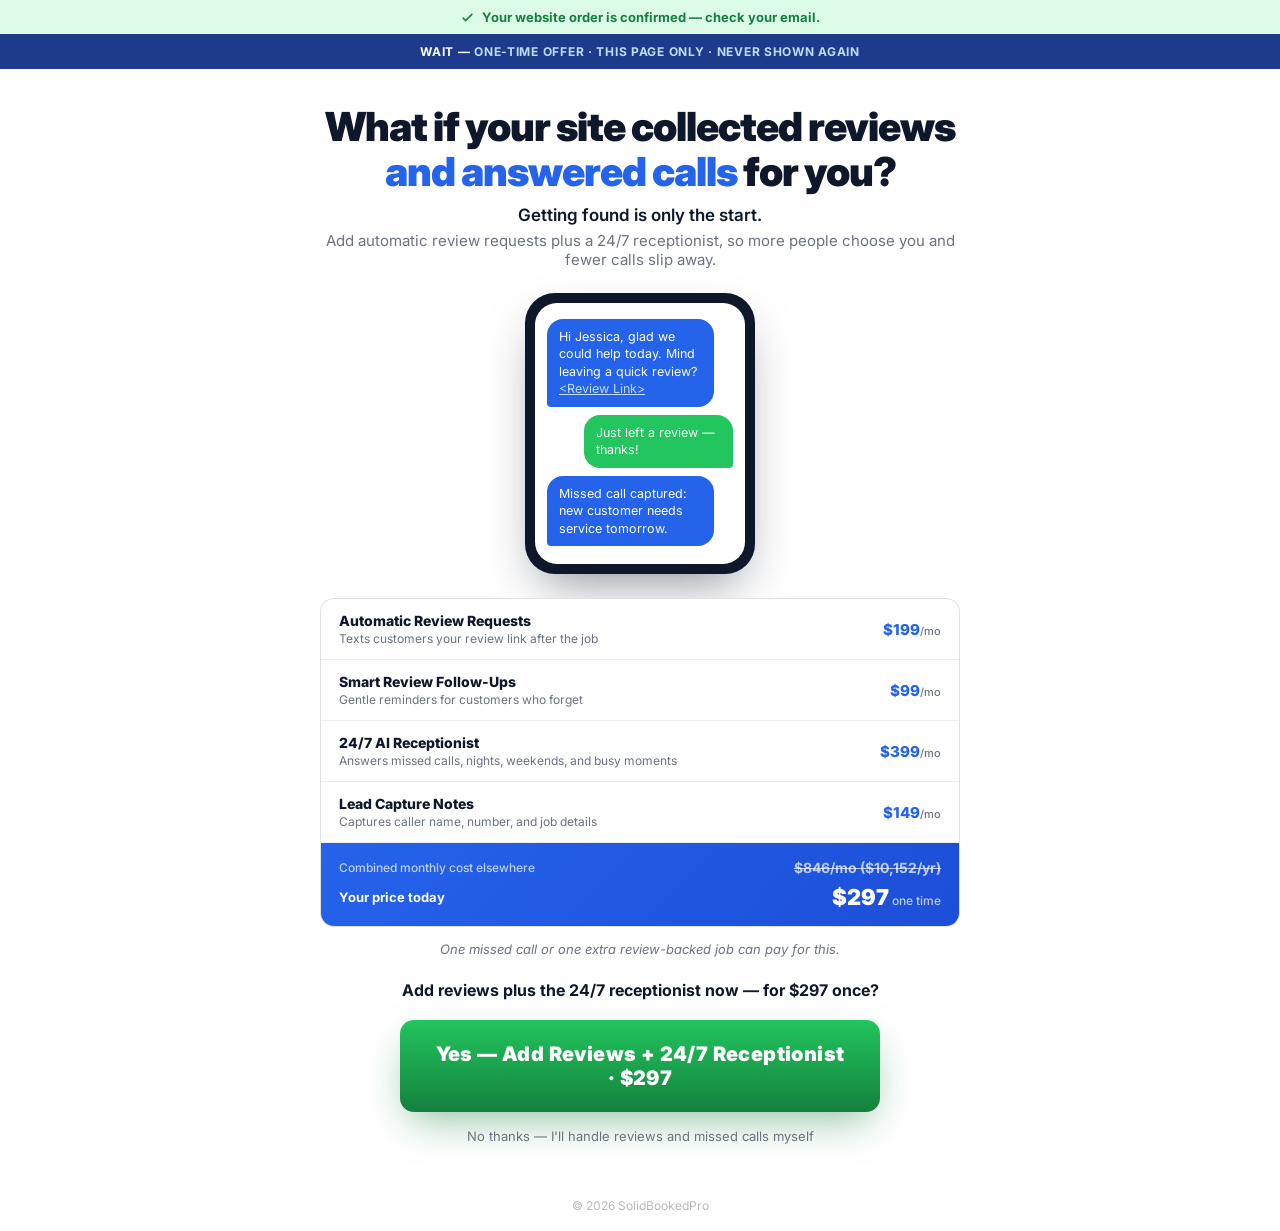
<file: upsell/index.html>
<!DOCTYPE html>
<html lang="en">
<head>
<meta charset="utf-8"/>
<meta name="viewport" content="width=device-width, initial-scale=1, viewport-fit=cover"/>
<title>One More Thing — SolidBookedPro</title>
<meta name="robots" content="noindex"/>
<link rel="preconnect" href="https://fonts.googleapis.com"/>
<link href="https://fonts.googleapis.com/css2?family=Inter:wght@400;500;600;700;800;900&display=swap" rel="stylesheet"/>
<style>
*,*::before,*::after{box-sizing:border-box;margin:0;padding:0}
:root{--slate:#0f172a;--blue:#2563eb;--blue-deep:#1e3a8a;--blue-hover:#1d4ed8;--bg:#ffffff;--tint:#eef4ff;--gray:#6b7280;}
body{font-family:'Inter',system-ui,sans-serif;background:var(--bg);color:var(--slate);min-height:100vh;display:flex;flex-direction:column;-webkit-font-smoothing:antialiased;}
.confirm{background:#dcfce7;color:#15803d;text-align:center;padding:9px 16px;font-size:13px;font-weight:700;display:flex;align-items:center;justify-content:center;gap:7px;}
.confirm svg{width:15px;height:15px;flex-shrink:0;}
.wait{background:var(--blue-deep);color:#fff;text-align:center;padding:10px 16px;font-size:12px;font-weight:700;letter-spacing:.06em;text-transform:uppercase;}
.wait span{color:#bfdbfe;}
.wrap{flex:1;display:flex;align-items:center;justify-content:center;padding:36px 18px;}
.box{max-width:640px;width:100%;text-align:center;}
h1{font-size:clamp(24px,4.4vw,40px);font-weight:900;letter-spacing:-.025em;line-height:1.12;margin-bottom:10px;}
h1 em{font-style:normal;color:var(--blue);}
.truism{font-size:clamp(14px,2vw,17px);font-weight:600;color:var(--slate);margin-bottom:6px;}
.bridge{font-size:clamp(13px,1.8vw,15px);color:var(--gray);margin-bottom:24px;}
/* phone preview */
.phone{width:230px;margin:0 auto 24px;border-radius:30px;background:#0f172a;padding:10px;box-shadow:0 22px 50px -16px rgba(15,23,42,.5);}
.phone-screen{background:#fff;border-radius:22px;overflow:hidden;padding:16px 12px 18px;min-height:230px;display:flex;flex-direction:column;justify-content:flex-end;gap:8px;}
.msg-img{align-self:center;width:80%;border-radius:10px;margin-bottom:6px;}
.bubble{background:#2563eb;color:#fff;font-size:12.5px;line-height:1.4;text-align:left;padding:9px 12px;border-radius:16px 16px 16px 4px;max-width:90%;align-self:flex-start;}
.bubble .lnk{color:#bfdbfe;text-decoration:underline;}
.reply{background:#22c55e;color:#fff;font-size:12.5px;line-height:1.4;text-align:left;padding:9px 12px;border-radius:16px 16px 4px 16px;max-width:80%;align-self:flex-end;}
/* value stack */
.stack{background:#fff;border:1.5px solid rgba(15,23,42,.13);border-radius:14px;overflow:hidden;margin-bottom:14px;text-align:left;}
.stack-item{display:flex;align-items:center;justify-content:space-between;padding:13px 18px;gap:12px;border-bottom:1px solid rgba(15,23,42,.07);}
.stack-item:last-of-type{border-bottom:none;}
.stack-name{font-size:14px;font-weight:800;color:var(--slate);margin-bottom:2px;}
.stack-desc{font-size:12px;color:var(--gray);font-weight:400;}
.stack-val{font-size:15px;font-weight:800;color:var(--blue);white-space:nowrap;flex-shrink:0;}
.stack-val small{font-size:11px;font-weight:500;color:var(--gray);}
.stack-footer{background:linear-gradient(135deg,#2563eb,#1d4ed8);padding:16px 18px;}
.stack-compare{display:flex;justify-content:space-between;align-items:center;margin-bottom:8px;}
.stack-compare-label{font-size:12px;color:rgba(255,255,255,.7);font-weight:500;}
.stack-compare-val{font-size:14px;font-weight:700;color:rgba(255,255,255,.7);text-decoration:line-through;}
.stack-today{display:flex;justify-content:space-between;align-items:center;}
.stack-today-label{font-size:13px;color:#fff;font-weight:700;}
.stack-today-val{font-size:22px;font-weight:900;color:#fff;}
.stack-today-val small{font-size:12px;font-weight:500;color:rgba(255,255,255,.7);margin-left:3px;}
.math{font-size:13px;color:var(--gray);margin-bottom:22px;font-style:italic;}
.yes-q{font-size:clamp(14px,2vw,16px);font-weight:700;color:var(--slate);margin-bottom:18px;line-height:1.45;}
.err{color:#dc2626;font-size:13px;margin-bottom:12px;display:none;}
.add{display:flex;align-items:center;justify-content:center;width:100%;max-width:480px;margin:0 auto;background:linear-gradient(to bottom,#22c55e,#15803d);color:#fff;font-size:clamp(16px,2.2vw,20px);font-weight:900;letter-spacing:.02em;padding:clamp(17px,2.4vw,22px) 30px;border:none;border-radius:14px;cursor:pointer;font-family:inherit;box-shadow:0 16px 40px -10px rgba(21,128,61,.5);transition:transform .14s;}
.add:hover{transform:translateY(-1px);}
.add:disabled{opacity:.65;cursor:not-allowed;transform:none;}
.skip{display:block;width:100%;text-align:center;margin-top:16px;background:none;border:none;color:var(--gray);font-size:13px;font-family:inherit;cursor:pointer;}
.skip:hover{color:var(--slate);}
footer{padding:18px;text-align:center;font-size:12px;color:rgba(15,23,42,.3);}
</style>
</head>
<body>

<div class="confirm">
  <svg fill="none" stroke="currentColor" viewBox="0 0 24 24"><path stroke-linecap="round" stroke-linejoin="round" stroke-width="2.5" d="M5 13l4 4L19 7"/></svg>
  Your website order is confirmed — check your email.
</div>

<div class="wait">Wait — <span>One-Time Offer · This Page Only · Never Shown Again</span></div>

<div class="wrap">
  <div class="box">

    <h1>What if your site collected reviews<br><em>and answered calls</em> for you?</h1>

    <p class="truism">Getting found is only the start.</p>
    <p class="bridge">Add automatic review requests plus a 24/7 receptionist, so more people choose you and fewer calls slip away.</p>

    <div class="phone">
      <div class="phone-screen">
        <div class="bubble">Hi Jessica, glad we could help today. Mind leaving a quick review? <span class="lnk">&lt;Review Link&gt;</span></div>
        <div class="reply">Just left a review — thanks!</div>
        <div class="bubble">Missed call captured: new customer needs service tomorrow.</div>
      </div>
    </div>

    <div class="stack">
      <div class="stack-item">
        <div>
          <div class="stack-name">Automatic Review Requests</div>
          <div class="stack-desc">Texts customers your review link after the job</div>
        </div>
        <div class="stack-val">$199<small>/mo</small></div>
      </div>
      <div class="stack-item">
        <div>
          <div class="stack-name">Smart Review Follow-Ups</div>
          <div class="stack-desc">Gentle reminders for customers who forget</div>
        </div>
        <div class="stack-val">$99<small>/mo</small></div>
      </div>
      <div class="stack-item">
        <div>
          <div class="stack-name">24/7 AI Receptionist</div>
          <div class="stack-desc">Answers missed calls, nights, weekends, and busy moments</div>
        </div>
        <div class="stack-val">$399<small>/mo</small></div>
      </div>
      <div class="stack-item">
        <div>
          <div class="stack-name">Lead Capture Notes</div>
          <div class="stack-desc">Captures caller name, number, and job details</div>
        </div>
        <div class="stack-val">$149<small>/mo</small></div>
      </div>
      <div class="stack-footer">
        <div class="stack-compare">
          <span class="stack-compare-label">Combined monthly cost elsewhere</span>
          <span class="stack-compare-val">$846/mo ($10,152/yr)</span>
        </div>
        <div class="stack-today">
          <span class="stack-today-label">Your price today</span>
          <span class="stack-today-val">$297<small>one time</small></span>
        </div>
      </div>
    </div>

    <p class="math">One missed call or one extra review-backed job can pay for this.</p>

    <p class="yes-q">Add reviews plus the 24/7 receptionist now — for $297 once?</p>

    <div class="err" id="err"></div>
    <button class="add" id="addBtn" onclick="addUpsell()">Yes — Add Reviews + 24/7 Receptionist · $297</button>
    <button class="skip" onclick="skip()">No thanks — I'll handle reviews and missed calls myself</button>

  </div>
</div>
<footer>&copy; 2026 SolidBookedPro</footer>

<script>
window.SBP = { N8N:'https://n8n.americanlifeteam.com/webhook' };
(function(){
  var N8N=window.SBP.N8N;
  var sessionId=new URLSearchParams(location.search).get('session_id')||'';
  try{ if(sessionId) localStorage.setItem('ssos_checkout_session', sessionId); else sessionId=localStorage.getItem('ssos_checkout_session')||''; }catch(e){}
  // confirm website paid + capture email for the account
  if(sessionId){ fetch(N8N+'/sbp-funnel-order?session_id='+encodeURIComponent(sessionId)).then(function(r){return r.json()}).then(function(d){ if(d&&d.email){ try{localStorage.setItem('ssos_email',d.email);}catch(e){} } }).catch(function(){}); }
  function nextUrl(extra){ var em=''; try{em=localStorage.getItem('ssos_email')||''}catch(e){} return '/setup/?session_id='+encodeURIComponent(sessionId)+(em?'&email='+encodeURIComponent(em):'')+(extra||''); }
  window.skip=function(){ location.href=nextUrl(''); };
  window.addUpsell=function(){
    var btn=document.getElementById('addBtn'), err=document.getElementById('err');
    err.style.display='none'; btn.disabled=true; btn.textContent='Adding to your order…';
    fetch(N8N+'/sbp-reviews-charge',{method:'POST',headers:{'Content-Type':'application/json'},body:JSON.stringify({session_id:sessionId,product:'sbp_growth_addon_297'})})
      .then(function(r){return r.json()}).then(function(d){
        if(d&&d.ok){ try{localStorage.setItem('sbp_bought_reviews','1');localStorage.setItem('sbp_bought_receptionist','1')}catch(e){} location.href=nextUrl('&reviews=1&receptionist=1'); }
        else{ err.textContent=(d&&d.error)||'Could not add it right now. Your website order is safe.'; err.style.display='block'; btn.disabled=false; btn.textContent='Yes — Add Reviews + 24/7 Receptionist · $297'; }
      }).catch(function(){ err.textContent='Network error. Your website order is safe.'; err.style.display='block'; btn.disabled=false; btn.textContent='Yes — Add Reviews + 24/7 Receptionist · $297'; });
  };
})();
</script>
</body>
</html>
</file>
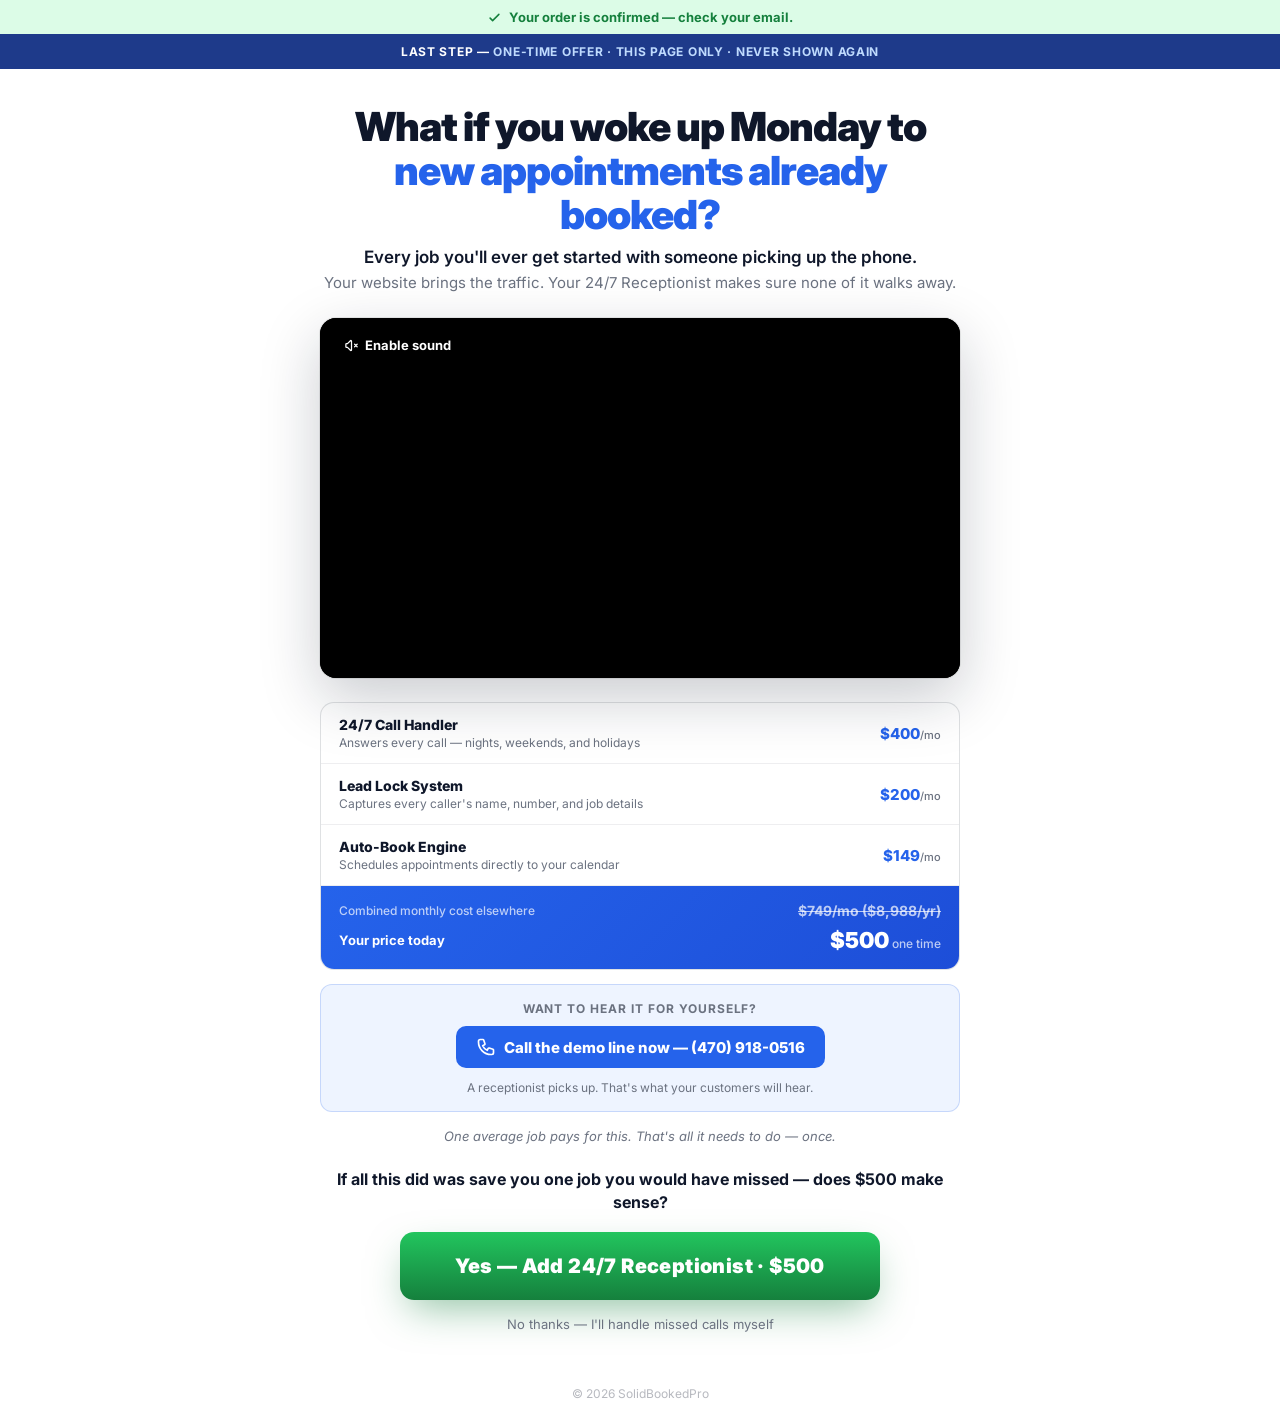
<file: upsell2/index.html>
<!DOCTYPE html>
<html lang="en">
<head>
<meta charset="utf-8"/>
<meta name="viewport" content="width=device-width, initial-scale=1, viewport-fit=cover"/>
<title>One Last Thing — SolidBookedPro</title>
<meta name="robots" content="noindex"/>
<link rel="preconnect" href="https://fonts.googleapis.com"/>
<link href="https://fonts.googleapis.com/css2?family=Inter:wght@400;500;600;700;800;900&display=swap" rel="stylesheet"/>
<style>
*,*::before,*::after{box-sizing:border-box;margin:0;padding:0}
:root{--slate:#0f172a;--blue:#2563eb;--blue-deep:#1e3a8a;--blue-hover:#1d4ed8;--bg:#ffffff;--tint:#eef4ff;--gray:#6b7280;}
body{font-family:'Inter',system-ui,sans-serif;background:var(--bg);color:var(--slate);min-height:100vh;display:flex;flex-direction:column;-webkit-font-smoothing:antialiased;}
.confirm{background:#dcfce7;color:#15803d;text-align:center;padding:9px 16px;font-size:13px;font-weight:700;display:flex;align-items:center;justify-content:center;gap:7px;}
.confirm svg{width:15px;height:15px;flex-shrink:0;}
.wait{background:var(--blue-deep);color:#fff;text-align:center;padding:10px 16px;font-size:12px;font-weight:700;letter-spacing:.06em;text-transform:uppercase;}
.wait span{color:#bfdbfe;}
.wrap{flex:1;display:flex;align-items:center;justify-content:center;padding:36px 18px;}
.box{max-width:640px;width:100%;text-align:center;}
h1{font-size:clamp(24px,4.4vw,40px);font-weight:900;letter-spacing:-.025em;line-height:1.1;margin-bottom:10px;}
h1 em{font-style:normal;color:var(--blue);}
.truism{font-size:clamp(14px,2vw,17px);font-weight:600;color:var(--slate);margin-bottom:6px;}
.bridge{font-size:clamp(13px,1.8vw,15px);color:var(--gray);margin-bottom:26px;}
.video{position:relative;width:100%;aspect-ratio:16/9;border-radius:16px;overflow:hidden;background:#000;box-shadow:0 20px 60px rgba(15,23,42,.22),0 0 0 1px rgba(0,0,0,.08);margin-bottom:24px;cursor:pointer;}
.video video{position:absolute;inset:0;width:100%;height:100%;object-fit:cover;background:#000;display:block;}
.vsound{position:absolute;top:12px;left:12px;display:flex;align-items:center;gap:6px;background:rgba(0,0,0,.62);backdrop-filter:blur(4px);-webkit-backdrop-filter:blur(4px);color:#fff;font-size:13px;font-weight:700;padding:7px 12px;border-radius:8px;cursor:pointer;z-index:10;transition:opacity .2s;user-select:none;}
.vsound:hover{background:rgba(0,0,0,.82);}
.vsound.hide{display:none;}
.vsound svg{width:15px;height:15px;flex-shrink:0;}
.stack{background:#fff;border:1.5px solid rgba(15,23,42,.13);border-radius:14px;overflow:hidden;margin-bottom:14px;text-align:left;}
.stack-item{display:flex;align-items:center;justify-content:space-between;padding:13px 18px;gap:12px;border-bottom:1px solid rgba(15,23,42,.07);}
.stack-item:last-of-type{border-bottom:none;}
.stack-name{font-size:14px;font-weight:800;color:var(--slate);margin-bottom:2px;}
.stack-desc{font-size:12px;color:var(--gray);font-weight:400;}
.stack-val{font-size:15px;font-weight:800;color:var(--blue);white-space:nowrap;flex-shrink:0;}
.stack-val small{font-size:11px;font-weight:500;color:var(--gray);}
.stack-footer{background:linear-gradient(135deg,#2563eb,#1d4ed8);padding:16px 18px;}
.stack-compare{display:flex;justify-content:space-between;align-items:center;margin-bottom:8px;}
.stack-compare-label{font-size:12px;color:rgba(255,255,255,.7);font-weight:500;}
.stack-compare-val{font-size:14px;font-weight:700;color:rgba(255,255,255,.7);text-decoration:line-through;}
.stack-today{display:flex;justify-content:space-between;align-items:center;}
.stack-today-label{font-size:13px;color:#fff;font-weight:700;}
.stack-today-val{font-size:22px;font-weight:900;color:#fff;}
.stack-today-val small{font-size:12px;font-weight:500;color:rgba(255,255,255,.7);margin-left:3px;}
.demo-box{background:var(--tint);border:1.5px solid rgba(37,99,235,.2);border-radius:12px;padding:16px 18px;margin-bottom:16px;text-align:center;}
.demo-label{font-size:12px;font-weight:700;text-transform:uppercase;letter-spacing:.08em;color:var(--gray);margin-bottom:10px;}
.demo-call{display:inline-flex;align-items:center;gap:8px;background:var(--blue);color:#fff;font-size:15px;font-weight:800;padding:11px 20px;border-radius:10px;text-decoration:none;margin-bottom:8px;}
.demo-call:hover{background:var(--blue-hover);}
.demo-sub{font-size:12px;color:var(--gray);margin-top:4px;}
.math{font-size:13px;color:var(--gray);margin-bottom:24px;font-style:italic;}
.yes-q{font-size:clamp(14px,2vw,16px);font-weight:700;color:var(--slate);margin-bottom:18px;line-height:1.45;}
.err{color:#dc2626;font-size:13px;margin-bottom:12px;display:none;}
.add{display:flex;align-items:center;justify-content:center;width:100%;max-width:480px;margin:0 auto;background:linear-gradient(to bottom,#22c55e,#15803d);color:#fff;font-size:clamp(16px,2.2vw,20px);font-weight:900;letter-spacing:.02em;padding:clamp(17px,2.4vw,22px) 30px;border:none;border-radius:14px;cursor:pointer;font-family:inherit;box-shadow:0 16px 40px -10px rgba(21,128,61,.5);transition:transform .14s;}
.add:hover{transform:translateY(-1px);}
.add:disabled{opacity:.65;cursor:not-allowed;transform:none;}
.skip{display:block;width:100%;text-align:center;margin-top:16px;background:none;border:none;color:var(--gray);font-size:13px;font-family:inherit;cursor:pointer;}
.skip:hover{color:var(--slate);}
footer{padding:18px;text-align:center;font-size:12px;color:rgba(15,23,42,.3);}
</style>
</head>
<body>

<div class="confirm" id="confirmBar">
  <svg fill="none" stroke="currentColor" viewBox="0 0 24 24"><path stroke-linecap="round" stroke-linejoin="round" stroke-width="2.5" d="M5 13l4 4L19 7"/></svg>
  Your order is confirmed — check your email.
</div>

<div class="wait">Last Step — <span>One-Time Offer · This Page Only · Never Shown Again</span></div>

<div class="wrap">
  <div class="box">

    <h1>What if you woke up Monday to<br><em>new appointments already booked?</em></h1>

    <p class="truism">Every job you'll ever get started with someone picking up the phone.</p>
    <p class="bridge">Your website brings the traffic. Your 24/7 Receptionist makes sure none of it walks away.</p>

    <div class="video">
      <video id="upvid" playsinline preload="auto" autoplay muted loop
        src="https://wyywkikyskfumwbbqtkt.supabase.co/storage/v1/object/public/vsl/upsell.mp4?v=1"
        poster="https://wyywkikyskfumwbbqtkt.supabase.co/storage/v1/object/public/vsl/upsell-poster.jpg?v=1"></video>
      <div class="vsound" id="vsound">
        <svg fill="none" stroke="currentColor" viewBox="0 0 24 24"><path stroke-linecap="round" stroke-linejoin="round" stroke-width="2" d="M5.586 15H4a1 1 0 01-1-1v-4a1 1 0 011-1h1.586l4.707-4.707C10.923 3.663 12 4.109 12 5v14c0 .891-1.077 1.337-1.707.707L5.586 15z"/><path stroke-linecap="round" stroke-linejoin="round" stroke-width="2" d="M17 14l2-2m0 0l2-2m-2 2l-2-2m2 2l2 2"/></svg>
        Enable sound
      </div>
    </div>

    <div class="stack">
      <div class="stack-item">
        <div><div class="stack-name">24/7 Call Handler</div><div class="stack-desc">Answers every call — nights, weekends, and holidays</div></div>
        <div class="stack-val">$400<small>/mo</small></div>
      </div>
      <div class="stack-item">
        <div><div class="stack-name">Lead Lock System</div><div class="stack-desc">Captures every caller's name, number, and job details</div></div>
        <div class="stack-val">$200<small>/mo</small></div>
      </div>
      <div class="stack-item">
        <div><div class="stack-name">Auto-Book Engine</div><div class="stack-desc">Schedules appointments directly to your calendar</div></div>
        <div class="stack-val">$149<small>/mo</small></div>
      </div>
      <div class="stack-footer">
        <div class="stack-compare"><span class="stack-compare-label">Combined monthly cost elsewhere</span><span class="stack-compare-val">$749/mo ($8,988/yr)</span></div>
        <div class="stack-today"><span class="stack-today-label">Your price today</span><span class="stack-today-val">$500<small>one time</small></span></div>
      </div>
    </div>

    <div class="demo-box">
      <p class="demo-label">Want to hear it for yourself?</p>
      <a class="demo-call" href="tel:+14709180516">
        <svg fill="none" stroke="currentColor" viewBox="0 0 24 24" width="20" height="20"><path stroke-linecap="round" stroke-linejoin="round" stroke-width="2" d="M3 5a2 2 0 012-2h3.28a1 1 0 01.948.684l1.498 4.493a1 1 0 01-.502 1.21l-2.257 1.13a11.042 11.042 0 005.516 5.516l1.13-2.257a1 1 0 011.21-.502l4.493 1.498a1 1 0 01.684.949V19a2 2 0 01-2 2h-1C9.716 21 3 14.284 3 6V5z"/></svg>
        Call the demo line now — (470) 918-0516
      </a>
      <p class="demo-sub">A receptionist picks up. That's what your customers will hear.</p>
    </div>

    <p class="math">One average job pays for this. That's all it needs to do — once.</p>

    <p class="yes-q">If all this did was save you one job you would have missed — does $500 make sense?</p>

    <div class="err" id="err"></div>
    <button class="add" id="addBtn" onclick="addUpsell()">Yes — Add 24/7 Receptionist · $500</button>
    <button class="skip" onclick="skip()">No thanks — I'll handle missed calls myself</button>

  </div>
</div>
<footer>&copy; 2026 SolidBookedPro</footer>

<script>
window.SBP = { N8N:'https://n8n.americanlifeteam.com/webhook' };
(function(){
  var N8N=window.SBP.N8N;
  var v=document.getElementById('upvid'), vsound=document.getElementById('vsound'), RATE=1.2;
  function enableSound(){ v.muted=false; v.loop=false; v.currentTime=0; v.playbackRate=RATE; v.play(); v.setAttribute('controls','controls'); vsound.classList.add('hide'); v.removeEventListener('click',enableSound); }
  vsound.addEventListener('click',function(e){ e.stopPropagation(); enableSound(); });
  v.addEventListener('click',enableSound);
  var qs=new URLSearchParams(location.search);
  var sessionId=qs.get('session_id')||''; var email=qs.get('email')||'';
  try{ if(sessionId) localStorage.setItem('ssos_checkout_session', sessionId); else sessionId=localStorage.getItem('ssos_checkout_session')||''; if(email) localStorage.setItem('ssos_email',email); }catch(e){}
  function setupUrl(extra){ var em=''; try{em=localStorage.getItem('ssos_email')||''}catch(e){} return '/setup/?session_id='+encodeURIComponent(sessionId)+(em?'&email='+encodeURIComponent(em):'')+(extra||''); }
  window.skip=function(){ location.href=setupUrl(''); };
  window.addUpsell=function(){
    var btn=document.getElementById('addBtn'), err=document.getElementById('err');
    err.style.display='none'; btn.disabled=true; btn.textContent='Adding to your order…';
    fetch(N8N+'/sbp-receptionist-charge',{method:'POST',headers:{'Content-Type':'application/json'},body:JSON.stringify({session_id:sessionId,product:'sbp_receptionist_500'})})
      .then(function(r){return r.json()}).then(function(d){
        if(d&&d.ok){ try{localStorage.setItem('ssos_bought_receptionist','1')}catch(e){} location.href=setupUrl('&recep=1'); }
        else{ err.textContent=(d&&d.error)||'Could not add it right now. Your order is safe.'; err.style.display='block'; btn.disabled=false; btn.textContent='Yes — Add 24/7 Receptionist · $500'; }
      }).catch(function(){ err.textContent='Network error. Your order is safe.'; err.style.display='block'; btn.disabled=false; btn.textContent='Yes — Add 24/7 Receptionist · $500'; });
  };
})();
</script>
</body>
</html>
</file>
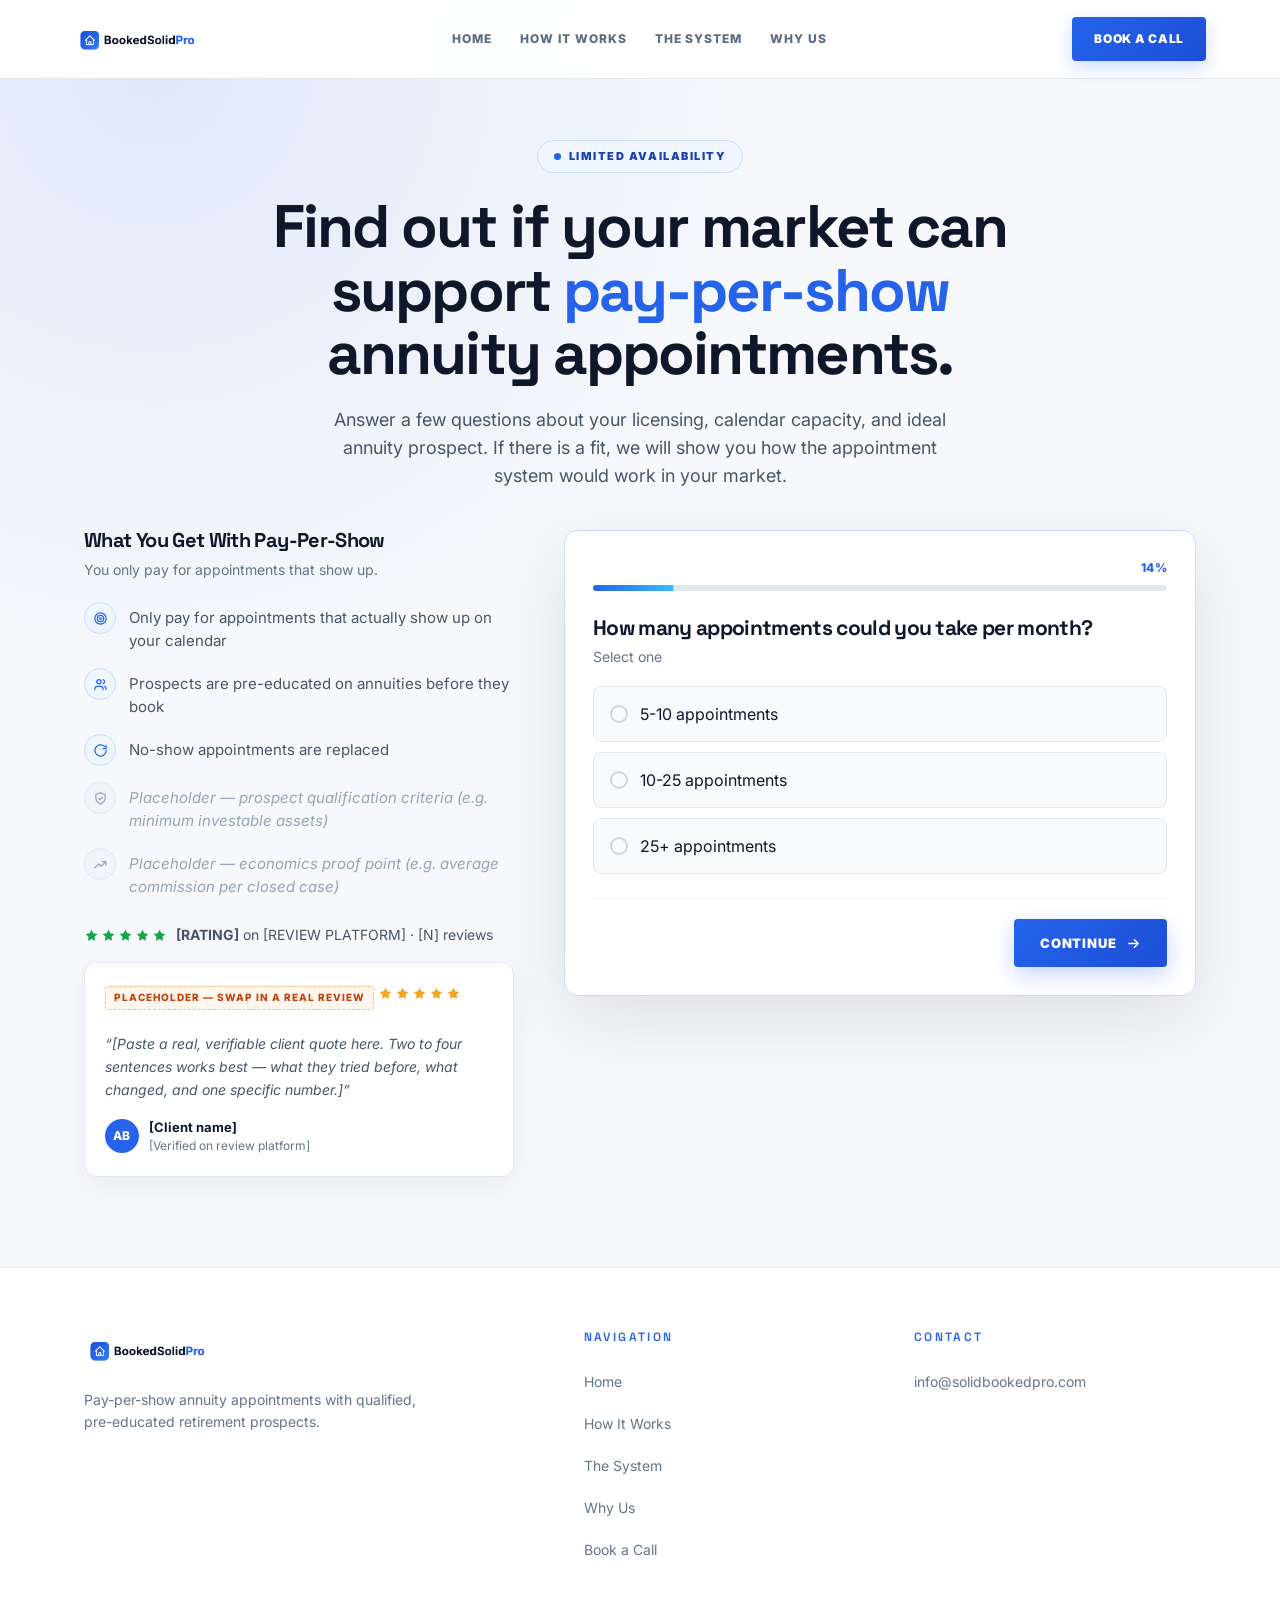
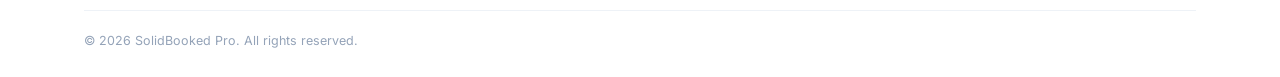
<file: lp/promo-offer-vll/index.html>
<!doctype html>
<html lang="en">
<head>
  <meta charset="utf-8">
  <meta name="viewport" content="width=device-width, initial-scale=1">
  <title>See If You Qualify | SolidBooked Pro</title>
  <meta name="description" content="Apply for SolidBooked Pro pay-per-show annuity appointments.">
  <link rel="icon" type="image/png" href="../../assets/logo.png">
  <link rel="preconnect" href="https://fonts.googleapis.com">
  <link rel="preconnect" href="https://fonts.gstatic.com" crossorigin>
  <link href="https://fonts.googleapis.com/css2?family=Inter:wght@400;500;600;700;800;900&family=Space+Grotesk:wght@600;700;800&display=swap" rel="stylesheet">
  <link rel="stylesheet" href="../../assets/qualify.css">
</head>
<body>

<!-- ===================== NAV ===================== -->
<header class="q-nav">
  <div class="q-nav-inner">
    <a class="q-brand" href="../../" aria-label="SolidBooked Pro home"><img src="../../assets/logo.png" alt="SolidBooked Pro"></a>
    <nav class="q-nav-links" aria-label="Primary navigation">
      <a href="../../">Home</a>
      <a href="../../how-it-works/">How It Works</a>
      <a href="../../#about">The System</a>
      <a href="../../#wins">Why Us</a>
    </nav>
    <a class="q-nav-cta" href="#qualify">Book a Call</a>
  </div>
</header>

<main>
  <!-- ===================== HERO ===================== -->
  <section class="q-hero">
    <div class="q-shell">
      <span class="q-badge"><span class="q-badge-dot"></span>Limited Availability</span>
      <h1>Find out if your market can support <span class="q-accent">pay-per-show</span> annuity appointments.</h1>
      <p class="q-hero-lead">Answer a few questions about your licensing, calendar capacity, and ideal annuity prospect. If there is a fit, we will show you how the appointment system would work in your market.</p>
    </div>
  </section>

  <!-- ===================== BENEFITS + FORM ===================== -->
  <section class="q-main" id="qualify">
    <div class="q-shell">
      <div class="q-grid">

        <!-- ---------- left: what you get + proof ---------- -->
        <div class="q-benefits">
          <h2>What You Get With Pay-Per-Show</h2>
          <p class="q-benefits-sub">You only pay for appointments that show up.</p>

          <ul class="q-benefit-list">
            <li class="q-benefit">
              <span class="q-benefit-ico" aria-hidden="true">
                <svg viewBox="0 0 24 24" fill="none" stroke="currentColor" stroke-width="2" stroke-linecap="round" stroke-linejoin="round"><circle cx="12" cy="12" r="9"/><circle cx="12" cy="12" r="5"/><circle cx="12" cy="12" r="1.2"/></svg>
              </span>
              <p>Only pay for appointments that actually show up on your calendar</p>
            </li>
            <li class="q-benefit">
              <span class="q-benefit-ico" aria-hidden="true">
                <svg viewBox="0 0 24 24" fill="none" stroke="currentColor" stroke-width="2" stroke-linecap="round" stroke-linejoin="round"><path d="M16 20v-1.6a3.4 3.4 0 0 0-3.4-3.4H6.4A3.4 3.4 0 0 0 3 18.4V20"/><circle cx="9.5" cy="7.5" r="3.4"/><path d="M21 20v-1.6a3.4 3.4 0 0 0-2.6-3.3M16.2 4.3a3.4 3.4 0 0 1 0 6.4"/></svg>
              </span>
              <p>Prospects are pre-educated on annuities before they book</p>
            </li>
            <li class="q-benefit">
              <span class="q-benefit-ico" aria-hidden="true">
                <svg viewBox="0 0 24 24" fill="none" stroke="currentColor" stroke-width="2" stroke-linecap="round" stroke-linejoin="round"><path d="M21 12a9 9 0 1 1-2.6-6.4"/><path d="M21 4v5h-5"/></svg>
              </span>
              <p>No-show appointments are replaced</p>
            </li>

            <!-- PLACEHOLDER SLOTS — mirrors the 5-item layout on the reference page.
                 Replace the copy, remove `is-placeholder`, then delete this comment. -->
            <li class="q-benefit is-placeholder">
              <span class="q-benefit-ico" aria-hidden="true">
                <svg viewBox="0 0 24 24" fill="none" stroke="currentColor" stroke-width="2" stroke-linecap="round" stroke-linejoin="round"><path d="M12 21s7.5-4.2 7.5-10V5.6L12 3 4.5 5.6V11c0 5.8 7.5 10 7.5 10Z"/><path d="m9.2 11.8 2 2 3.6-3.8"/></svg>
              </span>
              <p>Placeholder &mdash; prospect qualification criteria (e.g. minimum investable assets)</p>
            </li>
            <li class="q-benefit is-placeholder">
              <span class="q-benefit-ico" aria-hidden="true">
                <svg viewBox="0 0 24 24" fill="none" stroke="currentColor" stroke-width="2" stroke-linecap="round" stroke-linejoin="round"><path d="M3 17.5 9 11l4 4 7.5-7.5"/><path d="M15 7.5h5.5V13"/></svg>
              </span>
              <p>Placeholder &mdash; economics proof point (e.g. average commission per closed case)</p>
            </li>
          </ul>

          <!-- ---------- rating row (PLACEHOLDER) ---------- -->
          <div class="q-rating">
            <span class="q-stars" aria-hidden="true">
              <svg viewBox="0 0 24 24"><path d="m12 2.6 2.9 5.9 6.5.95-4.7 4.6 1.1 6.5L12 17.5l-5.8 3.05 1.1-6.5-4.7-4.6 6.5-.95z"/></svg>
              <svg viewBox="0 0 24 24"><path d="m12 2.6 2.9 5.9 6.5.95-4.7 4.6 1.1 6.5L12 17.5l-5.8 3.05 1.1-6.5-4.7-4.6 6.5-.95z"/></svg>
              <svg viewBox="0 0 24 24"><path d="m12 2.6 2.9 5.9 6.5.95-4.7 4.6 1.1 6.5L12 17.5l-5.8 3.05 1.1-6.5-4.7-4.6 6.5-.95z"/></svg>
              <svg viewBox="0 0 24 24"><path d="m12 2.6 2.9 5.9 6.5.95-4.7 4.6 1.1 6.5L12 17.5l-5.8 3.05 1.1-6.5-4.7-4.6 6.5-.95z"/></svg>
              <svg viewBox="0 0 24 24"><path d="m12 2.6 2.9 5.9 6.5.95-4.7 4.6 1.1 6.5L12 17.5l-5.8 3.05 1.1-6.5-4.7-4.6 6.5-.95z"/></svg>
            </span>
            <span class="q-rating-text"><strong>[RATING]</strong> on [REVIEW PLATFORM] &middot; [N] reviews</span>
          </div>

          <!-- ---------- testimonial card (PLACEHOLDER) ---------- -->
          <div class="q-testimonial">
            <span class="q-placeholder-tag">Placeholder &mdash; swap in a real review</span>
            <span class="q-stars q-stars-amber" aria-hidden="true">
              <svg viewBox="0 0 24 24"><path d="m12 2.6 2.9 5.9 6.5.95-4.7 4.6 1.1 6.5L12 17.5l-5.8 3.05 1.1-6.5-4.7-4.6 6.5-.95z"/></svg>
              <svg viewBox="0 0 24 24"><path d="m12 2.6 2.9 5.9 6.5.95-4.7 4.6 1.1 6.5L12 17.5l-5.8 3.05 1.1-6.5-4.7-4.6 6.5-.95z"/></svg>
              <svg viewBox="0 0 24 24"><path d="m12 2.6 2.9 5.9 6.5.95-4.7 4.6 1.1 6.5L12 17.5l-5.8 3.05 1.1-6.5-4.7-4.6 6.5-.95z"/></svg>
              <svg viewBox="0 0 24 24"><path d="m12 2.6 2.9 5.9 6.5.95-4.7 4.6 1.1 6.5L12 17.5l-5.8 3.05 1.1-6.5-4.7-4.6 6.5-.95z"/></svg>
              <svg viewBox="0 0 24 24"><path d="m12 2.6 2.9 5.9 6.5.95-4.7 4.6 1.1 6.5L12 17.5l-5.8 3.05 1.1-6.5-4.7-4.6 6.5-.95z"/></svg>
            </span>
            <p class="q-quote">&ldquo;[Paste a real, verifiable client quote here. Two to four sentences works best &mdash; what they tried before, what changed, and one specific number.]&rdquo;</p>
            <div class="q-author">
              <span class="q-avatar" aria-hidden="true">AB</span>
              <div>
                <div class="q-author-name">[Client name]</div>
                <div class="q-author-meta">[Verified on review platform]</div>
              </div>
            </div>
          </div>
        </div>

        <!-- ---------- right: multi-step qualification form ---------- -->
        <div class="q-card">
          <div class="q-progress-row"><span class="q-progress-pct" id="qPct">14%</span></div>
          <div class="q-progress" role="progressbar" aria-label="Application progress" aria-valuemin="0" aria-valuemax="100" aria-valuenow="14" id="qProgress">
            <div class="q-progress-bar" id="qBar"></div>
          </div>

          <form id="qForm" novalidate>
            <div id="qHost" aria-live="polite"></div>
          </form>

          <noscript>
            <p style="margin:0 0 14px;color:#475569;font-size:14px">This short application needs JavaScript. You can email us directly instead:</p>
            <a class="q-continue" style="margin-left:0;text-decoration:none" href="mailto:info@solidbookedpro.com?subject=Annuity%20appointment%20availability">Email info@solidbookedpro.com</a>
          </noscript>
        </div>

      </div>
    </div>
  </section>
</main>

<!-- ===================== FOOTER ===================== -->
<footer class="q-footer">
  <div class="q-shell">
    <div class="q-footer-grid">
      <div class="q-footer-brand-col">
        <a class="q-footer-brand" href="../../" aria-label="SolidBooked Pro home"><img src="../../assets/logo.png" alt="SolidBooked Pro"></a>
        <p class="q-footer-desc">Pay-per-show annuity appointments with qualified, pre-educated retirement prospects.</p>
        <div class="q-social" id="qSocial" hidden>
          <a href="#" data-social="youtube" aria-label="YouTube"><svg viewBox="0 0 24 24" fill="none" stroke="currentColor" stroke-width="1.9" stroke-linecap="round" stroke-linejoin="round"><rect x="2.5" y="5" width="19" height="14" rx="4"/><path d="m10.5 9.2 4.6 2.8-4.6 2.8z"/></svg></a>
          <a href="#" data-social="instagram" aria-label="Instagram"><svg viewBox="0 0 24 24" fill="none" stroke="currentColor" stroke-width="1.9" stroke-linecap="round" stroke-linejoin="round"><rect x="3" y="3" width="18" height="18" rx="5"/><circle cx="12" cy="12" r="3.8"/><circle cx="17.2" cy="6.8" r="1"/></svg></a>
          <a href="#" data-social="linkedin" aria-label="LinkedIn"><svg viewBox="0 0 24 24" fill="none" stroke="currentColor" stroke-width="1.9" stroke-linecap="round" stroke-linejoin="round"><rect x="3" y="3" width="18" height="18" rx="3"/><path d="M7.5 10.5V17M7.5 7.4v.1M11.5 17v-3.6a2.2 2.2 0 0 1 4.4 0V17"/></svg></a>
        </div>
      </div>

      <div>
        <h4 class="q-col-head">Navigation</h4>
        <div class="q-col-list">
          <a href="../../">Home</a>
          <a href="../../how-it-works/">How It Works</a>
          <a href="../../#about">The System</a>
          <a href="../../#wins">Why Us</a>
          <a href="#qualify">Book a Call</a>
        </div>
      </div>

      <div>
        <h4 class="q-col-head">Contact</h4>
        <div class="q-col-list">
          <a href="mailto:info@solidbookedpro.com">info@solidbookedpro.com</a>
          <span id="qLocation" hidden></span>
        </div>
      </div>
    </div>

    <div class="q-footer-bottom">
      <span>&copy; <span id="qYear">2026</span> SolidBooked Pro. All rights reserved.</span>
      <span class="q-legal" id="qLegal" hidden></span>
      <span id="qEntity" hidden></span>
    </div>
  </div>
</footer>

<script>
(function () {
  'use strict';

  /* ======================================================================
     PAGE CONFIG — the only thing you need to edit.
     Leave a value as '' and its element stays hidden (no dead links ship).
     ====================================================================== */
  var PAGE_CONFIG = {
    // Where the completed application is POSTed as JSON (e.g. an n8n webhook).
    // While this is '' the form falls back to opening a pre-filled email.
    FORM_ENDPOINT: '',
    FALLBACK_EMAIL: 'info@solidbookedpro.com',

    SOCIAL:   { youtube: '', instagram: '', linkedin: '' },
    LEGAL:    { privacy: '', terms: '' },
    LOCATION: '',
    ENTITY:   ''
  };

  /* ======================================================================
     STEPS — business context first, personal details last.
     7 steps, so step 1 = 14% (matches the reference page).
     ====================================================================== */
  var STEPS = [
    {
      key: 'capacity', type: 'choice', required: true,
      q: 'How many appointments could you take per month?',
      hint: 'Select one',
      options: ['5-10 appointments', '10-25 appointments', '25+ appointments']
    },
    {
      key: 'states', type: 'text', required: true,
      q: 'Which states are you licensed in?',
      hint: 'List every state you can write business in today.',
      ph: 'FL, TX, AZ...'
    },
    {
      key: 'prospect', type: 'textarea', required: true,
      q: 'What annuity prospect are you trying to reach?',
      hint: 'The more specific you are, the better we can match your market.',
      ph: 'Example: retirees with $250K+ rollover assets who want protected income.'
    },
    {
      key: 'company', type: 'text', required: false,
      q: 'What is your agency or company name?',
      hint: 'Optional — skip it if you write independently.',
      ph: 'Your agency name'
    },
    {
      key: 'name', type: 'text', required: true,
      q: 'What is your first and last name?',
      ph: 'John Smith'
    },
    {
      key: 'email', type: 'email', required: true,
      q: 'What email should we send your availability to?',
      ph: 'john@example.com',
      note: 'No spam. Ever.', noteIcon: 'lock'
    },
    {
      key: 'phone', type: 'tel', required: true,
      q: 'What is the best number to reach you on?',
      hint: 'We use this to confirm licensing and walk you through the appointment flow.',
      ph: '(555) 123-4567',
      note: 'Never shared. Never sold.', noteIcon: 'lock',
      consent: true, last: true
    }
  ];

  var TOTAL = STEPS.length;
  var state = { step: 1, data: {}, sending: false };

  var host = document.getElementById('qHost');
  var form = document.getElementById('qForm');
  var bar  = document.getElementById('qBar');
  var pct  = document.getElementById('qPct');
  var prog = document.getElementById('qProgress');

  var ICONS = {
    lock:  '<svg viewBox="0 0 24 24" fill="none" stroke="currentColor" stroke-width="2" stroke-linecap="round" stroke-linejoin="round"><rect x="4.5" y="10.5" width="15" height="10" rx="2.5"/><path d="M8 10.5V7.8a4 4 0 0 1 8 0v2.7"/></svg>',
    arrowR:'<svg viewBox="0 0 24 24" fill="none" stroke="currentColor" stroke-width="2.4" stroke-linecap="round" stroke-linejoin="round"><path d="M4.5 12h15M13.5 6l6 6-6 6"/></svg>',
    arrowL:'<svg viewBox="0 0 24 24" fill="none" stroke="currentColor" stroke-width="2.2" stroke-linecap="round" stroke-linejoin="round"><path d="M19.5 12h-15M10.5 6l-6 6 6 6"/></svg>',
    check: '<svg viewBox="0 0 24 24" fill="none" stroke="currentColor" stroke-width="2.4" stroke-linecap="round" stroke-linejoin="round"><path d="m4.5 12.5 5 5 10-11"/></svg>'
  };

  function esc(s) {
    return String(s).replace(/[&<>"']/g, function (c) {
      return { '&': '&amp;', '<': '&lt;', '>': '&gt;', '"': '&quot;', "'": '&#39;' }[c];
    });
  }

  function setProgress(p) {
    if (p == null) p = Math.round((state.step / TOTAL) * 100);
    bar.style.transform = 'scaleX(' + (p / 100) + ')';
    pct.textContent = p + '%';
    prog.setAttribute('aria-valuenow', String(p));
  }

  /* ---------- render ---------- */
  function render() {
    var s = STEPS[state.step - 1];
    var saved = state.data[s.key] || '';
    var html = '';

    html += '<div class="q-step">';
    html += '<h3>' + esc(s.q) + '</h3>';
    if (s.hint) html += '<p class="q-step-hint">' + esc(s.hint) + '</p>';

    if (s.type === 'choice') {
      html += '<div class="q-options" role="radiogroup" aria-label="' + esc(s.q) + '">';
      s.options.forEach(function (opt) {
        html += '<button type="button" class="q-option" role="radio" data-opt="' + esc(opt) + '"'
             +  ' aria-checked="' + (saved === opt ? 'true' : 'false') + '">'
             +  '<span class="q-option-radio" aria-hidden="true"></span><span>' + esc(opt) + '</span></button>';
      });
      html += '</div>';
    } else if (s.type === 'textarea') {
      html += '<div class="q-field"><textarea id="qInput" rows="4" placeholder="' + esc(s.ph || '') + '">' + esc(saved) + '</textarea></div>';
    } else {
      html += '<div class="q-field"><input id="qInput" type="' + s.type + '" value="' + esc(saved) + '" placeholder="' + esc(s.ph || '') + '"'
           +  (s.type === 'email' ? ' autocomplete="email" inputmode="email"' : '')
           +  (s.type === 'tel' ? ' autocomplete="tel" inputmode="tel"' : '')
           +  (s.key === 'name' ? ' autocomplete="name"' : '')
           +  '></div>';
    }

    if (s.note) {
      html += '<p class="q-note">' + (s.noteIcon ? ICONS[s.noteIcon] : '') + esc(s.note) + '</p>';
    }
    html += '<p class="q-error" id="qError" hidden></p>';

    if (s.consent) {
      html += '<label class="q-consent"><input type="checkbox" id="qConsent"' + (state.data.consent ? ' checked' : '') + '>'
           +  '<span>I agree to receive follow-up by email, phone, or SMS about SolidBooked Pro appointment availability. '
           +  'Message and data rates may apply. Reply STOP to unsubscribe.</span></label>';
    }

    html += '<div class="q-actions">';
    html += '<button type="button" class="q-back" id="qBack"' + (state.step === 1 ? ' hidden' : '') + '>' + ICONS.arrowL + 'Back</button>';
    html += '<button type="submit" class="q-continue" id="qNext">'
         +  (s.last ? 'See If I Qualify' : 'Continue') + ICONS.arrowR + '</button>';
    html += '</div>';

    if (s.last) {
      html += '<p class="q-assure">Takes about 30 seconds. We only follow up about appointment availability.</p>';
    }
    html += '</div>';

    host.innerHTML = html;
    setProgress();
    wire(s);
  }

  // Persist whatever is currently typed, valid or not. Without this a value that
  // failed validation (or a sibling field's validation) is lost on Back.
  function stash(s) {
    if (s.type === 'choice') return;
    var input = document.getElementById('qInput');
    if (input) state.data[s.key] = input.value;
    var c = document.getElementById('qConsent');
    if (c) state.data.consent = c.checked;
  }

  function wire(s) {
    var back = document.getElementById('qBack');
    if (back) back.addEventListener('click', function () {
      stash(s);
      if (state.step > 1) { state.step--; render(); }
    });

    if (s.type === 'choice') {
      Array.prototype.forEach.call(host.querySelectorAll('.q-option'), function (btn) {
        btn.addEventListener('click', function () {
          Array.prototype.forEach.call(host.querySelectorAll('.q-option'), function (b) {
            b.setAttribute('aria-checked', 'false');
          });
          btn.setAttribute('aria-checked', 'true');
          state.data[s.key] = btn.getAttribute('data-opt');
          hideError();
          setTimeout(function () { advance(); }, 320); // auto-advance on select
        });
      });
    } else {
      var input = document.getElementById('qInput');
      if (input) {
        input.focus({ preventScroll: true });
        input.addEventListener('input', function () { hideError(); stash(s); });
        if (s.type !== 'textarea') {
          input.addEventListener('keydown', function (e) {
            if (e.key === 'Enter') { e.preventDefault(); submitStep(); }
          });
        }
      }
    }

    var consent = document.getElementById('qConsent');
    if (consent) consent.addEventListener('change', function () {
      state.data.consent = consent.checked;
      if (consent.checked) hideError();
    });
  }

  function hideError() {
    var e = document.getElementById('qError');
    if (e) { e.hidden = true; e.textContent = ''; }
    var f = host.querySelector('.q-field');
    if (f) f.classList.remove('has-error');
  }

  function showError(msg) {
    var e = document.getElementById('qError');
    if (e) { e.textContent = msg; e.hidden = false; }
    var f = host.querySelector('.q-field');
    if (f) f.classList.add('has-error');
  }

  /* ---------- validation ---------- */
  function readStep(s) {
    if (s.type === 'choice') return state.data[s.key] || '';
    var input = document.getElementById('qInput');
    return input ? input.value.trim() : '';
  }

  function validate(s, val) {
    if (s.required && !val) return 'This one is required to check your market.';
    if (s.type === 'email' && val && !/^[^\s@]+@[^\s@]+\.[^\s@]{2,}$/.test(val)) return 'That email does not look right.';
    if (s.type === 'tel' && val && val.replace(/\D/g, '').length < 10) return 'Please enter a full 10-digit phone number.';
    if (s.consent && !document.getElementById('qConsent').checked) return 'Please agree to be contacted so we can follow up.';
    return '';
  }

  function submitStep() {
    var s = STEPS[state.step - 1];
    var val = readStep(s);
    var err = validate(s, val);
    if (err) { showError(err); return; }
    state.data[s.key] = val;
    if (s.consent) state.data.consent = document.getElementById('qConsent').checked;
    advance();
  }

  function advance() {
    if (state.step < TOTAL) { state.step++; render(); }
    else send();
  }

  /* ---------- submit ---------- */
  function payload() {
    return {
      source: 'annuity.solidbookedpro.com/lp/promo-offer-vll',
      submitted_at: new Date().toISOString(),
      name: state.data.name || '',
      email: state.data.email || '',
      phone: state.data.phone || '',
      company: state.data.company || '',
      licensed_states: state.data.states || '',
      monthly_capacity: state.data.capacity || '',
      prospect_profile: state.data.prospect || '',
      sms_consent: !!state.data.consent
    };
  }

  function mailtoFallback(p) {
    var body = Object.keys(p).map(function (k) { return k + ': ' + p[k]; }).join('\n');
    window.location.href = 'mailto:' + PAGE_CONFIG.FALLBACK_EMAIL
      + '?subject=' + encodeURIComponent('Annuity appointment application — ' + (p.name || 'new applicant'))
      + '&body=' + encodeURIComponent(body);
  }

  function send() {
    if (state.sending) return;
    state.sending = true;
    var p = payload();

    function done() { state.sending = false; renderDone(); }

    if (PAGE_CONFIG.FORM_ENDPOINT) {
      fetch(PAGE_CONFIG.FORM_ENDPOINT, {
        method: 'POST',
        headers: { 'Content-Type': 'application/json' },
        body: JSON.stringify(p)
      }).then(function (r) {
        if (!r.ok) throw new Error('bad status ' + r.status);
        done();
      })['catch'](function () { mailtoFallback(p); done(); });
    } else {
      mailtoFallback(p);
      done();
    }
  }

  function renderDone() {
    setProgress(100);
    host.innerHTML =
      '<div class="q-done">'
      + '<div class="q-done-ico" aria-hidden="true">' + ICONS.check + '</div>'
      + '<h3>Application received</h3>'
      + '<p>We are checking appointment availability in your licensed states. Expect to hear from us within one business day.</p>'
      + '</div>';
  }

  form.addEventListener('submit', function (e) { e.preventDefault(); submitStep(); });

  /* ---------- config-driven footer bits ---------- */
  function applyConfig() {
    var y = document.getElementById('qYear');
    if (y) y.textContent = String(new Date().getFullYear());

    var socialWrap = document.getElementById('qSocial');
    var anySocial = false;
    Array.prototype.forEach.call(socialWrap.querySelectorAll('a'), function (a) {
      var url = PAGE_CONFIG.SOCIAL[a.getAttribute('data-social')];
      if (url) { a.href = url; a.rel = 'noopener'; a.target = '_blank'; anySocial = true; }
      else { a.parentNode.removeChild(a); }
    });
    socialWrap.hidden = !anySocial;

    var loc = document.getElementById('qLocation');
    if (PAGE_CONFIG.LOCATION) { loc.textContent = PAGE_CONFIG.LOCATION; loc.hidden = false; }

    var legal = document.getElementById('qLegal');
    var parts = [];
    if (PAGE_CONFIG.LEGAL.privacy) parts.push('<a href="' + PAGE_CONFIG.LEGAL.privacy + '">Privacy Policy</a>');
    if (PAGE_CONFIG.LEGAL.terms) parts.push('<a href="' + PAGE_CONFIG.LEGAL.terms + '">Terms of Service</a>');
    if (parts.length) { legal.innerHTML = parts.join('<span>&middot;</span>'); legal.hidden = false; }

    var ent = document.getElementById('qEntity');
    if (PAGE_CONFIG.ENTITY) { ent.textContent = PAGE_CONFIG.ENTITY; ent.hidden = false; }
  }

  /* ---------- init (always resets state) ---------- */
  function init() {
    state.step = 1;
    state.data = {};
    state.sending = false;
    applyConfig();
    render();
  }

  init();
})();
</script>
</body>
</html>
</file>
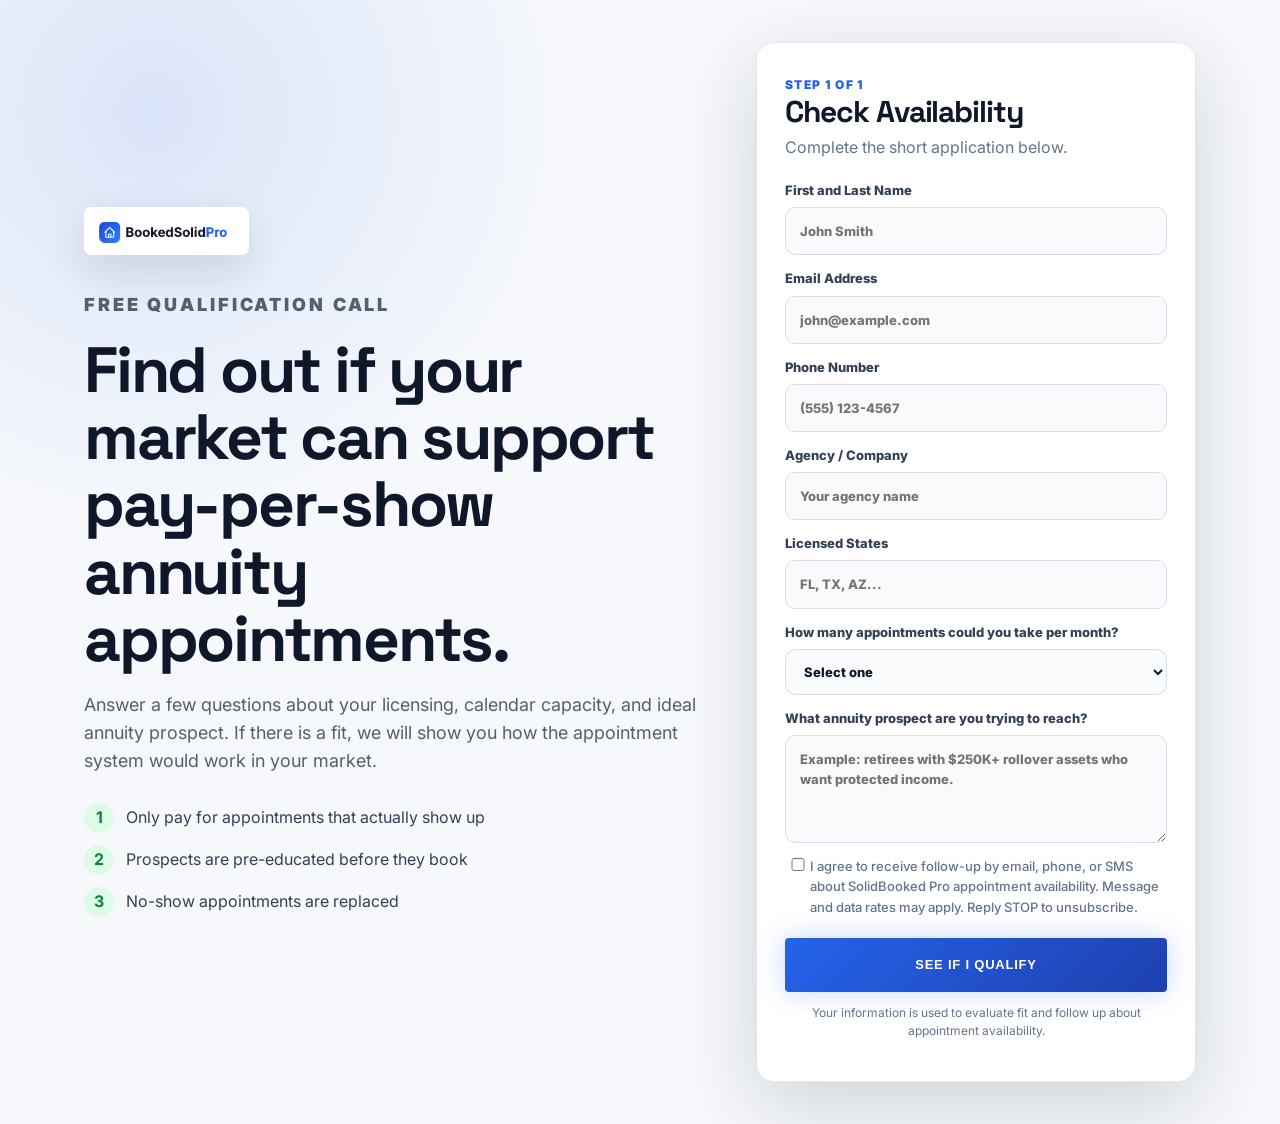
<file: lp/promo-offer-vll/index-v1.html>
<!doctype html>
<html lang="en">
<head>
  <meta charset="utf-8">
  <meta name="viewport" content="width=device-width, initial-scale=1">
  <title>See If You Qualify | SolidBooked Pro</title>
  <meta name="description" content="Apply for SolidBooked Pro pay-per-show annuity appointments.">
  <link rel="icon" type="image/png" href="../../assets/logo.png">
  <link rel="preconnect" href="https://fonts.googleapis.com">
  <link rel="preconnect" href="https://fonts.gstatic.com" crossorigin>
  <link href="https://fonts.googleapis.com/css2?family=Inter:wght@400;500;600;700;800;900&family=Space+Grotesk:wght@600;700;800&display=swap" rel="stylesheet">
  <link rel="stylesheet" href="../../assets/styles.css">
</head>
<body class="optin-body">
  <main class="optin-page">
    <section class="optin-hero">
      <div class="optin-copy">
        <a class="optin-logo" href="../../"><img src="../../assets/logo.png" alt="SolidBooked Pro"></a>
        <p class="eyebrow">Free Qualification Call</p>
        <h1>Find out if your market can support pay-per-show annuity appointments.</h1>
        <p>Answer a few questions about your licensing, calendar capacity, and ideal annuity prospect. If there is a fit, we will show you how the appointment system would work in your market.</p>
        <div class="optin-points">
          <div><b>1</b><span>Only pay for appointments that actually show up</span></div>
          <div><b>2</b><span>Prospects are pre-educated before they book</span></div>
          <div><b>3</b><span>No-show appointments are replaced</span></div>
        </div>
      </div>

      <form class="optin-card" action="mailto:info@solidbookedpro.com" method="post" enctype="text/plain">
        <div class="form-head">
          <span>Step 1 of 1</span>
          <h2>Check Availability</h2>
          <p>Complete the short application below.</p>
        </div>
        <label>First and Last Name<input name="Name" type="text" placeholder="John Smith" required></label>
        <label>Email Address<input name="Email" type="email" placeholder="john@example.com" required></label>
        <label>Phone Number<input name="Phone" type="tel" placeholder="(555) 123-4567" required></label>
        <label>Agency / Company<input name="Company" type="text" placeholder="Your agency name"></label>
        <label>Licensed States<input name="Licensed States" type="text" placeholder="FL, TX, AZ..."></label>
        <label>How many appointments could you take per month?
          <select name="Monthly Appointment Capacity" required>
            <option value="">Select one</option>
            <option>5-10 appointments</option>
            <option>10-25 appointments</option>
            <option>25+ appointments</option>
          </select>
        </label>
        <label>What annuity prospect are you trying to reach?
          <textarea name="Prospect Profile" rows="4" placeholder="Example: retirees with $250K+ rollover assets who want protected income."></textarea>
        </label>
        <label class="consent">
          <input name="SMS Consent" type="checkbox" value="Yes">
          <span>I agree to receive follow-up by email, phone, or SMS about SolidBooked Pro appointment availability. Message and data rates may apply. Reply STOP to unsubscribe.</span>
        </label>
        <button class="btn primary form-btn" type="submit">See If I Qualify</button>
        <p class="fine-print">Your information is used to evaluate fit and follow up about appointment availability.</p>
      </form>
    </section>
  </main>
</body>
</html>
</file>
<file: assets/styles.css>
:root{
  --bg:#0a0a0a;
  --bg-2:#060606;
  --panel:#111;
  --panel-2:#151515;
  --line:rgba(255,255,255,.07);
  --line-2:rgba(37,99,235,.32);
  --text:#fff;
  --muted:rgba(255,255,255,.58);
  --muted-2:rgba(255,255,255,.42);
  --blue:#2563eb;
  --blue-2:#60a5fa;
  --green:#22c55e;
  --green-2:#86efac;
  --max:1120px;
  --font:Inter,-apple-system,BlinkMacSystemFont,"Segoe UI",sans-serif;
  --display:"Space Grotesk",Inter,sans-serif;
}
*{box-sizing:border-box}
html{scroll-behavior:smooth}
body{margin:0;background:var(--bg);color:var(--text);font-family:var(--font);line-height:1.55;-webkit-font-smoothing:antialiased}
a{color:inherit;text-decoration:none}
img{display:block;max-width:100%}
.container{max-width:var(--max);margin:0 auto;padding:0 24px}
.site-nav{position:fixed;top:0;left:0;right:0;z-index:50;background:rgba(10,10,10,.82);border-bottom:1px solid var(--line);backdrop-filter:blur(18px)}
/* anchor targets clear the 79px fixed nav (78px bar + 1px border) + breathing room */
#about,#wins,#careers{scroll-margin-top:96px}
.nav-inner{height:78px;display:flex;align-items:center;justify-content:space-between;gap:28px;max-width:1180px;margin:0 auto;padding:0 24px}
.brand,.footer-logo,.optin-logo{display:inline-flex;align-items:center;padding:5px 8px;border-radius:7px;background:rgba(255,255,255,.94)}
.brand img{height:34px;width:auto}.footer-logo img,.optin-logo img{height:38px;width:auto}
.nav-links{display:flex;align-items:center;gap:30px}
.nav-links a{font-size:12px;font-weight:800;letter-spacing:.08em;text-transform:uppercase;color:rgba(255,255,255,.72);transition:color .18s ease}
.nav-links a:hover,.nav-links a.active{color:var(--blue-2)}
.nav-btn,.btn{display:inline-flex;align-items:center;justify-content:center;border:0;border-radius:4px;font-weight:900;text-transform:uppercase;letter-spacing:.06em;cursor:pointer}
.nav-btn{height:42px;padding:0 24px;background:linear-gradient(135deg,var(--blue),#1d4ed8);color:#fff;font-size:12px}
.btn{min-height:54px;padding:0 26px;font-size:13px}
.btn.primary{background:linear-gradient(135deg,var(--blue),#1e40af);box-shadow:0 0 26px rgba(37,99,235,.26);color:#fff}
.btn.secondary{background:rgba(255,255,255,.045);border:1px solid rgba(255,255,255,.11);color:#fff}
.hero{position:relative;overflow:hidden;padding:148px 0 96px;background:radial-gradient(circle at 78% 22%,rgba(37,99,235,.16),transparent 34%),radial-gradient(circle at 20% 18%,rgba(34,197,94,.08),transparent 28%),var(--bg)}
.hero-grid{display:grid;grid-template-columns:minmax(0,1.05fr) minmax(360px,.95fr);gap:56px;align-items:center}
.eyebrow,.kicker{margin:0 0 18px;color:var(--blue-2);font-size:12px;font-weight:900;letter-spacing:.16em;text-transform:uppercase}
h1,h2,h3{margin:0;font-family:var(--display);letter-spacing:-.035em;line-height:1.05}
h1{font-size:clamp(44px,7vw,82px);max-width:780px}
h1 .accent,h2 .accent{color:var(--blue-2)}
.hero-lead{max-width:650px;margin:24px 0 0;color:var(--muted);font-size:18px}
.cta-row{display:flex;flex-wrap:wrap;gap:14px;margin-top:32px}.cta-row.center{justify-content:center}
.rating{display:flex;flex-wrap:wrap;gap:10px;align-items:center;margin-top:28px;color:var(--muted-2);font-size:14px}.stars{color:var(--green);letter-spacing:2px}
.hero-board{border:1px solid var(--line);border-radius:12px;background:linear-gradient(180deg,rgba(37,99,235,.1),rgba(255,255,255,.03));padding:22px;box-shadow:0 35px 100px rgba(0,0,0,.42)}
.board-top{display:flex;align-items:center;justify-content:space-between;color:var(--muted);font-size:13px;margin-bottom:18px}.board-top b{color:#fff}
.metric-grid{display:grid;grid-template-columns:1fr 1fr;gap:12px}
.metric{min-height:104px;border:1px solid var(--line);border-radius:8px;background:rgba(255,255,255,.035);padding:17px}
.metric b{display:block;color:var(--blue-2);font-family:var(--display);font-size:30px;line-height:1}.metric span{display:block;margin-top:8px;color:var(--muted-2);font-size:12px}
.lead-feed{display:grid;gap:10px;margin-top:14px}.lead-feed article{border:1px solid var(--line);border-radius:8px;background:#0c0c0c;padding:14px}.lead-feed strong{display:block;font-size:14px}.lead-feed p{margin:4px 0 0;color:var(--muted);font-size:13px}
.tag{display:inline-flex;margin-bottom:7px;padding:4px 8px;border-radius:999px;background:rgba(34,197,94,.12);color:var(--green-2);font-size:10px;font-weight:900;text-transform:uppercase;letter-spacing:.08em}
.stats{display:grid;grid-template-columns:repeat(4,1fr);border-top:1px solid var(--line);border-bottom:1px solid var(--line);background:#070707}
.stats div{padding:34px 20px;text-align:center;border-right:1px solid var(--line)}.stats div:last-child{border-right:0}.stats b{display:block;color:var(--blue-2);font-family:var(--display);font-size:30px}.stats span{color:var(--muted-2);font-size:13px}
.section{padding:92px 0}.section.alt{background:#070707;border-top:1px solid var(--line);border-bottom:1px solid var(--line)}
.section-head{text-align:center;max-width:760px;margin:0 auto 48px}.section-head h2{font-size:clamp(32px,4.7vw,54px)}.section-head p:not(.eyebrow){margin:16px auto 0;color:var(--muted);font-size:17px}
.cards-3,.proof-grid,.feature-grid{display:grid;gap:18px}.cards-3{grid-template-columns:repeat(3,1fr)}.feature-grid{grid-template-columns:repeat(3,1fr)}.proof-grid{grid-template-columns:repeat(3,1fr)}
.dark-card{border:1px solid var(--line);border-radius:10px;background:linear-gradient(180deg,rgba(255,255,255,.045),rgba(255,255,255,.02));padding:26px}.dark-card h3{font-size:22px}.dark-card p{color:var(--muted);font-size:14px}.dark-card .icon{width:42px;height:42px;border:1px solid var(--line-2);border-radius:999px;display:grid;place-items:center;color:var(--blue-2);margin-bottom:18px}
.check-list{display:grid;gap:14px;max-width:760px;margin:0 auto}.check-list li{list-style:none;display:flex;gap:12px;align-items:flex-start;color:rgba(255,255,255,.74);font-size:17px}.check-list li:before{content:"";width:18px;height:18px;flex:0 0 18px;margin-top:4px;border-radius:999px;background:var(--green);box-shadow:inset 0 0 0 5px rgba(0,0,0,.18)}
.avg-box{max-width:480px;margin:34px auto 0;text-align:center;border:1px solid var(--line-2);border-radius:10px;background:rgba(37,99,235,.08);padding:26px}.avg-box b{display:block;color:var(--blue-2);font-family:var(--display);font-size:46px}.avg-box span{color:var(--muted-2);text-transform:uppercase;font-size:11px;font-weight:900;letter-spacing:.13em}
.timeline-wrap{position:relative;max-width:690px;margin:0 auto;padding-left:64px}
.timeline-wrap:before{content:"";position:absolute;top:4px;bottom:4px;left:25px;width:1px;background:linear-gradient(to bottom,rgba(37,99,235,.58),rgba(37,99,235,.16),rgba(37,99,235,.5))}
.step{position:relative;padding:0 0 56px}.step:last-child{padding-bottom:0}
.step-icon{position:absolute;left:-64px;top:0;width:48px;height:48px;border:1px solid rgba(96,165,250,.62);border-radius:999px;background:#0b0b0b;display:grid;place-items:center;color:var(--blue-2);font-size:21px}
.step small{display:block;margin-bottom:6px;color:var(--blue-2);font-size:11px;font-weight:900;letter-spacing:.14em;text-transform:uppercase}.step h3{font-size:22px}.step p{margin:10px 0 0;color:var(--muted);font-size:15px}
.media-label{margin:20px 0 10px;color:var(--blue-2);font-size:11px;font-weight:900;letter-spacing:.12em;text-transform:uppercase}
.media-card{height:220px;border:1px solid var(--line);border-radius:8px;background:#151515;display:grid;place-items:center;overflow:hidden;position:relative}
.play{width:52px;height:52px;border-radius:999px;background:rgba(37,99,235,.35);display:grid;place-items:center;color:#fff;font-size:23px}
.ad-mock{width:170px;height:220px;background:#14bdf1;color:#fff;text-align:center;padding:36px 18px;font-weight:900;font-size:18px;line-height:1.1}.ad-mock .coin{width:64px;height:64px;margin:18px auto;border-radius:50%;border:8px solid #fff}.ad-mock small{display:block;margin-top:14px;font-size:7px;font-weight:500;color:rgba(255,255,255,.86)}
.video-mock{width:100%;height:100%;background:#fff;color:#17345c;padding:28px}.video-mock h4{margin:0 0 12px;font-family:var(--display);font-size:22px}.video-mock p{max-width:360px;color:#263b5b;font-size:10px}.pip{position:absolute;right:16px;bottom:0;width:135px;height:86px;background:linear-gradient(135deg,#d9efff,#18324b);border-radius:4px 4px 0 0}
.call-mock{width:100%;height:100%;background:#d0b96e;color:#fff;padding:38px}.call-mock b{display:block;font-weight:500;font-size:18px}.call-mock span{font-size:13px}.call-mock:after{content:"";position:absolute;left:38px;right:38px;bottom:28px;height:2px;background:rgba(255,255,255,.74)}
.vs-grid{display:grid;grid-template-columns:1fr 1fr;gap:20px}.vs-grid ul{padding:0;margin:18px 0 0;display:grid;gap:12px}.vs-grid li{list-style:none;color:var(--muted);font-size:14px}
.final-cta{padding:92px 24px;text-align:center;background:radial-gradient(circle at 50% 0,rgba(37,99,235,.2),transparent 38%),#070707;border-top:1px solid var(--line)}.final-cta h2{font-size:clamp(32px,5vw,58px);max-width:820px;margin:0 auto}.final-cta p:not(.eyebrow){max-width:620px;margin:18px auto 0;color:var(--muted)}
.footer{border-top:1px solid var(--line);background:#050505;padding:44px 24px;text-align:center}.footer-logo{margin:0 auto 14px}.footer p{color:var(--muted-2);font-size:13px}.footer div{display:flex;gap:20px;justify-content:center;flex-wrap:wrap;margin-top:14px}.footer a{color:var(--muted);font-size:12px;text-transform:uppercase;font-weight:800;letter-spacing:.08em}
.optin-body{background:#f6f8fb;color:#0f172a}.optin-page{min-height:100vh;background:radial-gradient(circle at 12% 10%,rgba(37,99,235,.13),transparent 28%),#f6f8fb}.optin-hero{min-height:100vh;display:grid;grid-template-columns:minmax(0,1fr) 440px;gap:46px;align-items:center;max-width:1160px;margin:0 auto;padding:42px 24px}.optin-logo{background:#fff;margin-bottom:36px;box-shadow:0 16px 40px rgba(15,23,42,.12)}.optin-copy h1{color:#0f172a;font-size:clamp(38px,5vw,64px)}.optin-copy p{max-width:640px;color:#526070;font-size:18px}.optin-points{display:grid;gap:12px;margin-top:28px}.optin-points div{display:flex;gap:12px;align-items:center;color:#334155}.optin-points b{width:30px;height:30px;display:grid;place-items:center;border-radius:999px;background:#dcfce7;color:#15803d}
.optin-card{background:#fff;border:1px solid #e2e8f0;border-radius:18px;box-shadow:0 24px 80px rgba(15,23,42,.16);padding:28px}.form-head span{color:var(--blue);font-size:12px;text-transform:uppercase;font-weight:900;letter-spacing:.12em}.form-head h2{color:#0f172a;font-size:30px}.form-head p{margin:8px 0 20px;color:#64748b}.optin-card label{display:grid;gap:7px;margin:13px 0;color:#334155;font-size:13px;font-weight:800}.optin-card input,.optin-card select,.optin-card textarea{width:100%;border:1px solid #d7dee9;border-radius:10px;padding:13px 14px;font:inherit;color:#0f172a;background:#f8fafc}.consent{grid-template-columns:18px 1fr!important;align-items:start;font-weight:500!important;color:#64748b!important}.consent input{width:18px;margin-top:2px}.form-btn{width:100%;margin-top:8px}.fine-print{color:#64748b;font-size:12px;text-align:center}
@media (max-width:900px){
  .nav-inner{height:70px}.nav-links{display:none}.brand img{height:30px}.nav-btn{height:38px;padding:0 14px;font-size:11px}
  #about,#wins,#careers{scroll-margin-top:88px}
  .hero{padding:118px 0 64px}.hero-grid,.optin-hero{grid-template-columns:1fr}.hero-board{max-width:560px}.stats,.cards-3,.feature-grid,.proof-grid,.vs-grid{grid-template-columns:1fr}.stats div{border-right:0;border-bottom:1px solid var(--line)}.stats div:last-child{border-bottom:0}
  .section{padding:68px 0}.timeline-wrap{padding-left:54px}.step-icon{left:-54px;width:42px;height:42px}.timeline-wrap:before{left:21px}.media-card{height:205px}.optin-card{max-width:520px}
}
@media (max-width:560px){
  .container{padding:0 18px}.hero{padding-top:104px}.nav-inner{padding:0 14px}.nav-btn{display:none}
  h1{font-size:40px}.section-head h2{font-size:32px}.hero-lead{font-size:16px}.metric-grid{grid-template-columns:1fr}.timeline-wrap{padding-left:44px}.step-icon{left:-44px}.media-card{height:190px}.ad-mock{height:190px}.btn{width:100%}
  .optin-hero{padding:26px 16px}.optin-card{padding:20px;border-radius:14px}.optin-copy h1{font-size:36px}
}
</file>
<file: assets/qualify.css>
/* ==========================================================================
   qualify.css — SolidBooked Pro qualification page
   Self-contained. Deliberately does NOT depend on assets/styles.css (which is
   the dark site theme) so this light page cannot inherit or clobber it.
   Every selector appears exactly once — see website-build-system rule 16.
   ========================================================================== */

:root{
  --page:#f6f8fb;
  --card:#ffffff;
  --ink:#0f172a;
  --body:#475569;
  --muted:#64748b;
  --faint:#94a3b8;
  --line:#e2e8f0;
  --line-soft:#eef2f7;
  --blue:#2563eb;
  --blue-dark:#1d4ed8;
  --blue-deep:#1e40af;
  --blue-tint:#eff6ff;
  --blue-line:#c7dbff;
  --green:#16a34a;
  --green-tint:#dcfce7;
  --amber:#f5a524;
  --max:1160px;
  --nav-h:78px;
  --font:Inter,-apple-system,BlinkMacSystemFont,"Segoe UI",sans-serif;
  --display:"Space Grotesk",Inter,sans-serif;
}

/* --- reset -------------------------------------------------------------- */
*{box-sizing:border-box}
html{scroll-behavior:smooth}
body{
  margin:0;
  overflow-x:hidden; /* body ONLY — never html, it breaks position:fixed */
  background:radial-gradient(circle at 12% 4%,rgba(37,99,235,.10),transparent 32%),var(--page);
  color:var(--ink);
  font-family:var(--font);
  font-size:16px;
  line-height:1.55;
  -webkit-font-smoothing:antialiased;
}
a{color:inherit;text-decoration:none}
img{display:block;max-width:100%}
svg{fill:none;stroke-linecap:round;stroke-linejoin:round}
button{font:inherit;cursor:pointer}
h1,h2,h3{margin:0;font-family:var(--display);letter-spacing:-.032em;line-height:1.06}

.q-shell{max-width:var(--max);margin:0 auto;padding:0 24px}
.q-sr{position:absolute;width:1px;height:1px;padding:0;margin:-1px;overflow:hidden;clip:rect(0 0 0 0);white-space:nowrap;border:0}

/* --- nav ---------------------------------------------------------------- */
.q-nav{
  position:fixed;top:0;left:0;right:0;z-index:60;
  background:rgba(255,255,255,.94); /* solid — never transparent over content */
  border-bottom:1px solid var(--line);
  backdrop-filter:blur(16px);
}
.q-nav-inner{
  height:var(--nav-h);display:flex;align-items:center;justify-content:space-between;
  gap:28px;max-width:1180px;margin:0 auto;padding:0 24px;
}
.q-brand{display:inline-flex;align-items:center;min-height:44px;flex-shrink:0}
.q-brand img{height:34px;width:auto}
.q-nav-links{display:flex;align-items:center;gap:clamp(14px,2.2vw,30px)}
.q-nav-links a{
  display:inline-flex;align-items:center;min-height:44px;
  font-size:12px;font-weight:800;letter-spacing:.08em;text-transform:uppercase;
  color:#5a6b80;transition:color .18s ease;
}
.q-nav-links a:hover{color:var(--blue)}
.q-nav-cta{
  display:inline-flex;align-items:center;justify-content:center;flex-shrink:0;
  height:44px;padding:0 22px;border:0;border-radius:4px;
  background:linear-gradient(135deg,var(--blue),var(--blue-dark));color:#fff;
  font-size:12px;font-weight:900;letter-spacing:.06em;text-transform:uppercase;
  box-shadow:0 6px 18px rgba(37,99,235,.24);
}
.q-nav-cta:hover{background:linear-gradient(135deg,var(--blue-dark),var(--blue-deep))}

/* --- hero --------------------------------------------------------------- */
.q-hero{padding:calc(var(--nav-h) + clamp(38px,6vw,62px)) 0 clamp(28px,4vw,40px);text-align:center}
.q-badge{
  display:inline-flex;align-items:center;gap:8px;
  padding:7px 16px;border-radius:999px;
  background:var(--blue-tint);border:1px solid var(--blue-line);
  color:var(--blue-deep);font-size:11px;font-weight:900;
  letter-spacing:.14em;text-transform:uppercase;
}
.q-badge-dot{
  width:7px;height:7px;border-radius:50%;background:var(--blue);flex-shrink:0;
  animation:qPulse 1.8s ease-in-out infinite;
}
@keyframes qPulse{0%,100%{opacity:1;transform:scale(1)}50%{opacity:.45;transform:scale(.75)}}
@media (prefers-reduced-motion:reduce){.q-badge-dot{animation:none}}

.q-hero h1{margin:22px auto 0;max-width:840px;font-size:clamp(34px,5.4vw,60px);font-weight:700}
.q-hero h1 .q-accent{color:var(--blue)}
.q-hero-lead{max-width:640px;margin:20px auto 0;color:var(--body);font-size:clamp(16px,1.5vw,18px)}

/* --- 2-column body ------------------------------------------------------ */
.q-main{padding-bottom:clamp(56px,8vw,90px)}
.q-grid{
  display:grid;grid-template-columns:minmax(0,430px) minmax(0,1fr);
  gap:clamp(28px,4vw,50px);align-items:start;
}

/* --- left: benefits ----------------------------------------------------- */
.q-benefits h2{font-size:20px;font-weight:700}
.q-benefits-sub{margin:8px 0 22px;color:var(--muted);font-size:14px}
.q-benefit-list{display:grid;gap:16px;margin:0;padding:0;list-style:none}
.q-benefit{display:flex;gap:13px;align-items:flex-start}
.q-benefit-ico{
  width:32px;height:32px;flex:0 0 32px;border-radius:50%;
  display:grid;place-items:center;
  background:var(--blue-tint);border:1px solid var(--blue-line);color:var(--blue);
}
.q-benefit-ico svg{width:15px;height:15px;stroke-width:2}
.q-benefit p{margin:0;padding-top:5px;color:var(--body);font-size:15px;line-height:1.5}
.q-benefit.is-placeholder .q-benefit-ico{background:#f1f5f9;border-color:var(--line);color:var(--faint)}
.q-benefit.is-placeholder p{color:var(--faint);font-style:italic}

/* --- left: proof -------------------------------------------------------- */
.q-rating{display:flex;flex-wrap:wrap;align-items:center;gap:9px;margin-top:26px}
.q-stars{display:inline-flex;gap:2px}
.q-stars svg{width:15px;height:15px;fill:var(--green);stroke:none}
.q-stars.q-stars-amber svg{fill:var(--amber)}
.q-rating-text{color:var(--body);font-size:14px}

.q-testimonial{
  margin-top:16px;padding:20px;
  background:var(--card);border:1px solid var(--line);border-radius:12px;
  box-shadow:0 10px 30px rgba(15,23,42,.05);
}
.q-quote{margin:12px 0 16px;color:var(--body);font-size:14px;font-style:italic;line-height:1.65}
.q-author{display:flex;align-items:center;gap:10px}
.q-avatar{
  width:34px;height:34px;flex:0 0 34px;border-radius:50%;
  display:grid;place-items:center;
  background:var(--blue);color:#fff;font-size:12px;font-weight:800;letter-spacing:.02em;
}
.q-author-name{font-size:13px;font-weight:700;color:var(--ink)}
.q-author-meta{font-size:12px;color:var(--muted)}

.q-placeholder-tag{
  display:inline-block;margin-bottom:10px;padding:3px 8px;border-radius:4px;
  background:#fff7ed;border:1px dashed #fdba74;color:#c2410c;
  font-size:10px;font-weight:800;letter-spacing:.1em;text-transform:uppercase;
}

/* --- right: multi-step form card ---------------------------------------- */
.q-card{
  background:var(--card);border:1px solid var(--blue-line);border-radius:14px;
  box-shadow:0 24px 70px rgba(15,23,42,.10);
  padding:clamp(20px,2.6vw,28px);
}
.q-progress-row{display:flex;justify-content:flex-end;margin-bottom:8px}
.q-progress-pct{color:var(--blue);font-size:12px;font-weight:800;letter-spacing:.04em}
.q-progress{
  position:relative; /* NOT fixed — fixed hides it behind the nav */
  height:6px;border-radius:3px;background:var(--line);overflow:hidden;margin-bottom:26px;
}
.q-progress-bar{
  height:100%;width:100%;border-radius:3px;
  background:linear-gradient(90deg,var(--blue),#38bdf8);
  /* scaleX, not width — animating width thrashes layout */
  transform:scaleX(.1429);transform-origin:left center;
  transition:transform .4s cubic-bezier(.4,0,.2,1);
}
@media (prefers-reduced-motion:reduce){.q-progress-bar{transition:none}}

.q-step{display:flex;flex-direction:column;animation:qFadeUp .3s ease both}
@keyframes qFadeUp{from{opacity:0;transform:translateY(10px)}to{opacity:1;transform:none}}
@media (prefers-reduced-motion:reduce){.q-step{animation:none}}

.q-step h3{font-size:clamp(18px,2vw,21px);font-weight:700}
.q-step-hint{margin:7px 0 0;color:var(--muted);font-size:14px}

.q-options{display:grid;gap:10px;margin-top:18px}
.q-option{
  display:flex;align-items:center;gap:12px;width:100%;min-height:56px;
  padding:14px 16px;text-align:left;
  background:#f8fafc;border:1px solid var(--line);border-radius:8px;
  color:var(--ink);font-size:16px;
  transition:border-color .16s ease,background .16s ease,box-shadow .16s ease;
}
.q-option:hover{border-color:var(--blue-line);background:var(--blue-tint)}
.q-option-radio{
  width:18px;height:18px;flex:0 0 18px;border-radius:50%;
  border:2px solid #cbd5e1;transition:border-color .16s ease;
}
.q-option[aria-checked="true"]{border-color:var(--blue);background:var(--blue-tint);box-shadow:0 0 0 3px rgba(37,99,235,.12)}
.q-option[aria-checked="true"] .q-option-radio{border-color:var(--blue);border-width:5px}

.q-field{margin-top:18px}
.q-field input,.q-field textarea{
  width:100%;padding:14px 15px;
  border:1px solid #d7dee9;border-radius:9px;
  background:#f8fafc;color:var(--ink);
  font-family:inherit;font-size:16px; /* 16px min — prevents iOS auto-zoom */
  line-height:1.5;
  transition:border-color .16s ease,box-shadow .16s ease;
}
.q-field textarea{min-height:112px;resize:vertical}
.q-field input:focus,.q-field textarea:focus{
  outline:none;border-color:var(--blue);box-shadow:0 0 0 3px rgba(37,99,235,.14);
}
.q-field.has-error input,.q-field.has-error textarea{border-color:#dc2626;background:#fef2f2}
.q-note{margin:9px 0 0;display:flex;align-items:center;gap:6px;color:var(--muted);font-size:12px}
.q-note svg{width:13px;height:13px;stroke-width:2;flex-shrink:0}
.q-error{margin:9px 0 0;color:#dc2626;font-size:13px;font-weight:600}

.q-consent{
  display:grid;grid-template-columns:20px 1fr;gap:10px;align-items:start;
  margin-top:18px;color:var(--muted);font-size:12.5px;line-height:1.55;cursor:pointer;
}
.q-consent input{width:20px;height:20px;margin:1px 0 0;accent-color:var(--blue);cursor:pointer}

.q-actions{
  display:flex;align-items:center;justify-content:space-between;gap:14px;
  margin-top:24px;padding-top:20px;border-top:1px solid var(--line-soft);
}
.q-back{
  display:inline-flex;align-items:center;gap:6px;min-height:44px;
  background:none;border:0;padding:0;
  color:var(--muted);font-size:13px;font-weight:700;
}
.q-back:hover{color:var(--blue)}
.q-back svg{width:14px;height:14px;stroke-width:2.2}
.q-back[hidden]{display:none}
.q-continue{
  display:inline-flex;align-items:center;gap:9px;margin-left:auto;
  min-height:48px;padding:0 26px;border:0;border-radius:4px;
  background:linear-gradient(135deg,var(--blue),var(--blue-dark));color:#fff;
  font-size:13px;font-weight:900;letter-spacing:.07em;text-transform:uppercase;
  box-shadow:0 8px 22px rgba(37,99,235,.26);
  transition:opacity .16s ease,transform .16s ease;
}
.q-continue:hover:not(:disabled){transform:translateY(-1px)}
.q-continue:disabled{opacity:.42;cursor:not-allowed;box-shadow:none}
.q-continue svg{width:15px;height:15px;stroke-width:2.4}
.q-assure{margin:14px 0 0;color:var(--faint);font-size:12px;text-align:center}

/* --- thank you ---------------------------------------------------------- */
.q-done{text-align:center;padding:14px 0 6px;animation:qFadeUp .3s ease both}
.q-done-ico{
  width:60px;height:60px;margin:0 auto 18px;border-radius:50%;
  display:grid;place-items:center;background:var(--green-tint);color:var(--green);
}
.q-done-ico svg{width:28px;height:28px;stroke-width:2.4}
.q-done h3{font-size:24px}
.q-done p{margin:12px auto 0;max-width:380px;color:var(--body);font-size:15px}

/* --- footer ------------------------------------------------------------- */
.q-footer{background:var(--card);border-top:1px solid var(--line);padding:clamp(40px,6vw,60px) 0 0}
.q-footer-grid{
  display:grid;grid-template-columns:minmax(0,1.6fr) minmax(0,1fr) minmax(0,1fr);
  gap:clamp(28px,4vw,48px);padding-bottom:40px;
}
.q-footer-brand{display:inline-flex;align-items:center;min-height:44px}
.q-footer-brand img{height:34px;width:auto}
.q-footer-desc{margin:16px 0 0;max-width:340px;color:var(--muted);font-size:14px}
.q-social{display:flex;gap:10px;margin-top:18px}
.q-social a{
  width:36px;height:36px;border-radius:8px;display:grid;place-items:center;
  border:1px solid var(--line);color:var(--muted);transition:all .16s ease;
}
.q-social a:hover{border-color:var(--blue-line);color:var(--blue);background:var(--blue-tint)}
.q-social svg{width:16px;height:16px;stroke-width:1.9}
.q-col-head{
  margin:0 0 16px;color:var(--blue);font-family:var(--display);
  font-size:12px;font-weight:600;letter-spacing:.2em;text-transform:uppercase;
}
.q-col-list{display:grid;gap:2px}
.q-col-list a,.q-col-list span{
  display:flex;align-items:center;min-height:40px; /* 40px tap rows */
  color:var(--muted);font-size:14px;
}
.q-col-list a{transition:color .16s ease}
.q-col-list a:hover{color:var(--blue)}
.q-footer-bottom{
  display:flex;flex-wrap:wrap;align-items:center;justify-content:space-between;gap:12px;
  padding:20px 0 26px;border-top:1px solid var(--line-soft);
  color:var(--faint);font-size:12.5px;
}
.q-legal{display:flex;align-items:center;gap:10px}
.q-legal a{display:inline-flex;align-items:center;min-height:40px;color:var(--faint)}
.q-legal a:hover{color:var(--blue)}

/* --- responsive --------------------------------------------------------- */
@media (max-width:1000px){
  .q-grid{grid-template-columns:1fr}
  .q-card{order:-1;max-width:620px;margin:0 auto;width:100%} /* form first on mobile */
  .q-benefits{max-width:620px;margin:0 auto;width:100%}
}
@media (max-width:900px){
  .q-nav-links{display:none}
  .q-nav-inner{height:70px}
  :root{--nav-h:70px}
  .q-brand img{height:30px}
  .q-footer-grid{grid-template-columns:1fr 1fr}
  .q-footer-brand-col{grid-column:1/-1}
}
@media (max-width:560px){
  .q-shell{padding:0 18px}
  .q-nav-inner{padding:0 16px}
  .q-nav-cta{height:40px;padding:0 15px;font-size:11px}
  .q-hero h1{font-size:31px}
  .q-actions{flex-direction:column-reverse;align-items:stretch}
  .q-continue{width:100%;margin-left:0;justify-content:center}
  .q-back{justify-content:center}
  .q-footer-grid{grid-template-columns:1fr}
  .q-footer-bottom{flex-direction:column;align-items:flex-start}
}
</file>
